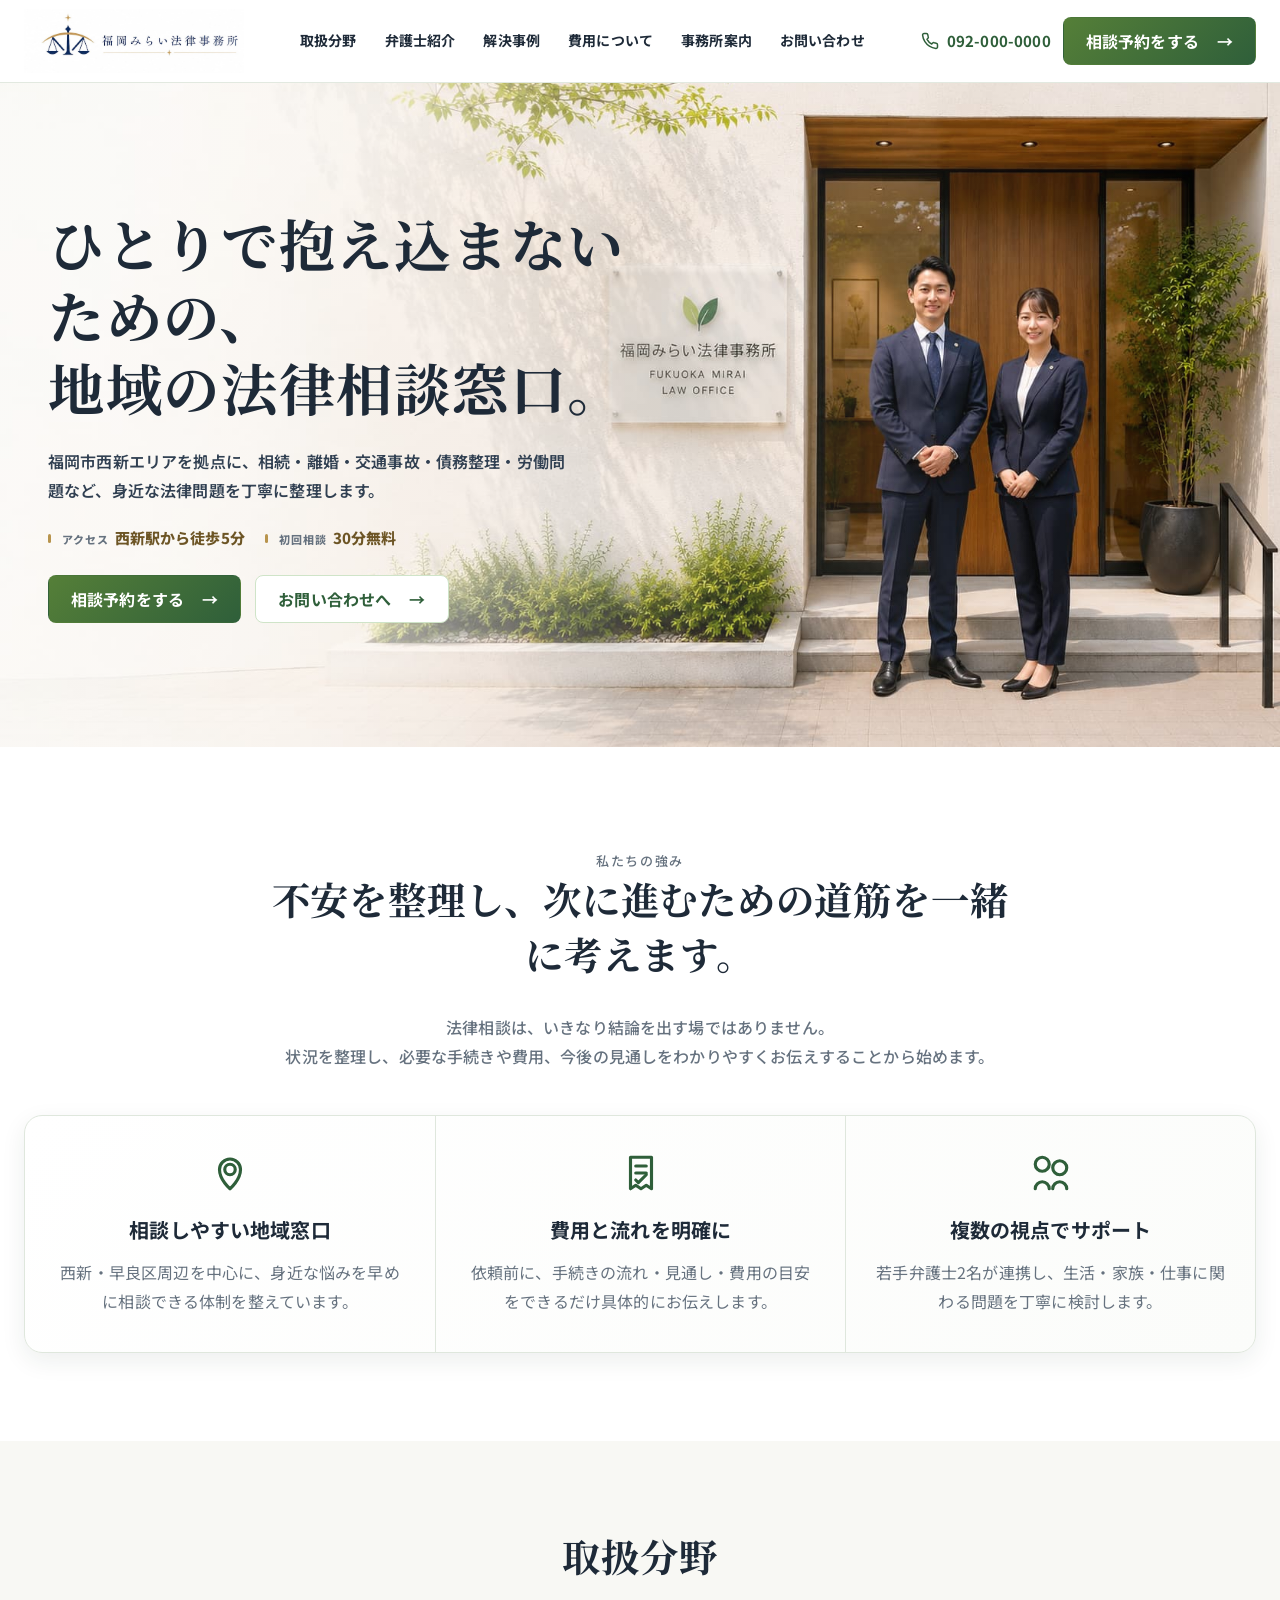
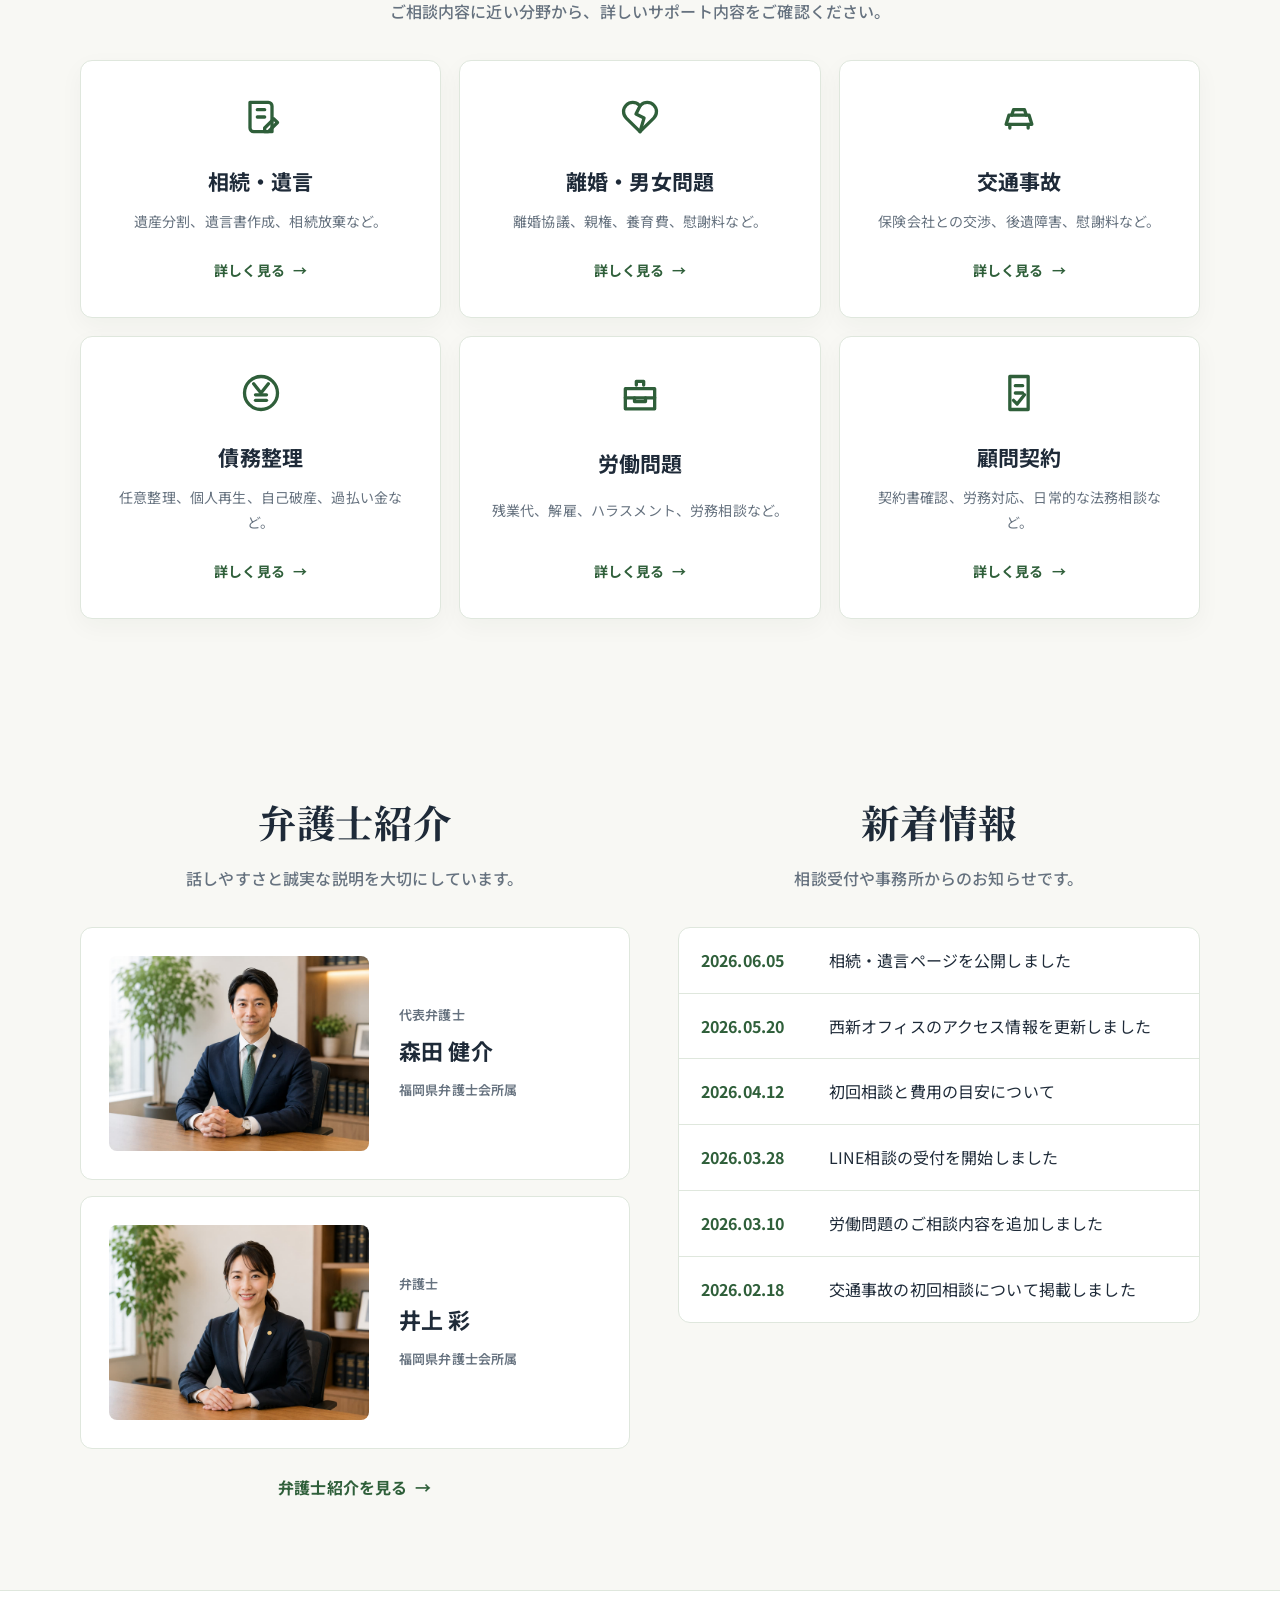
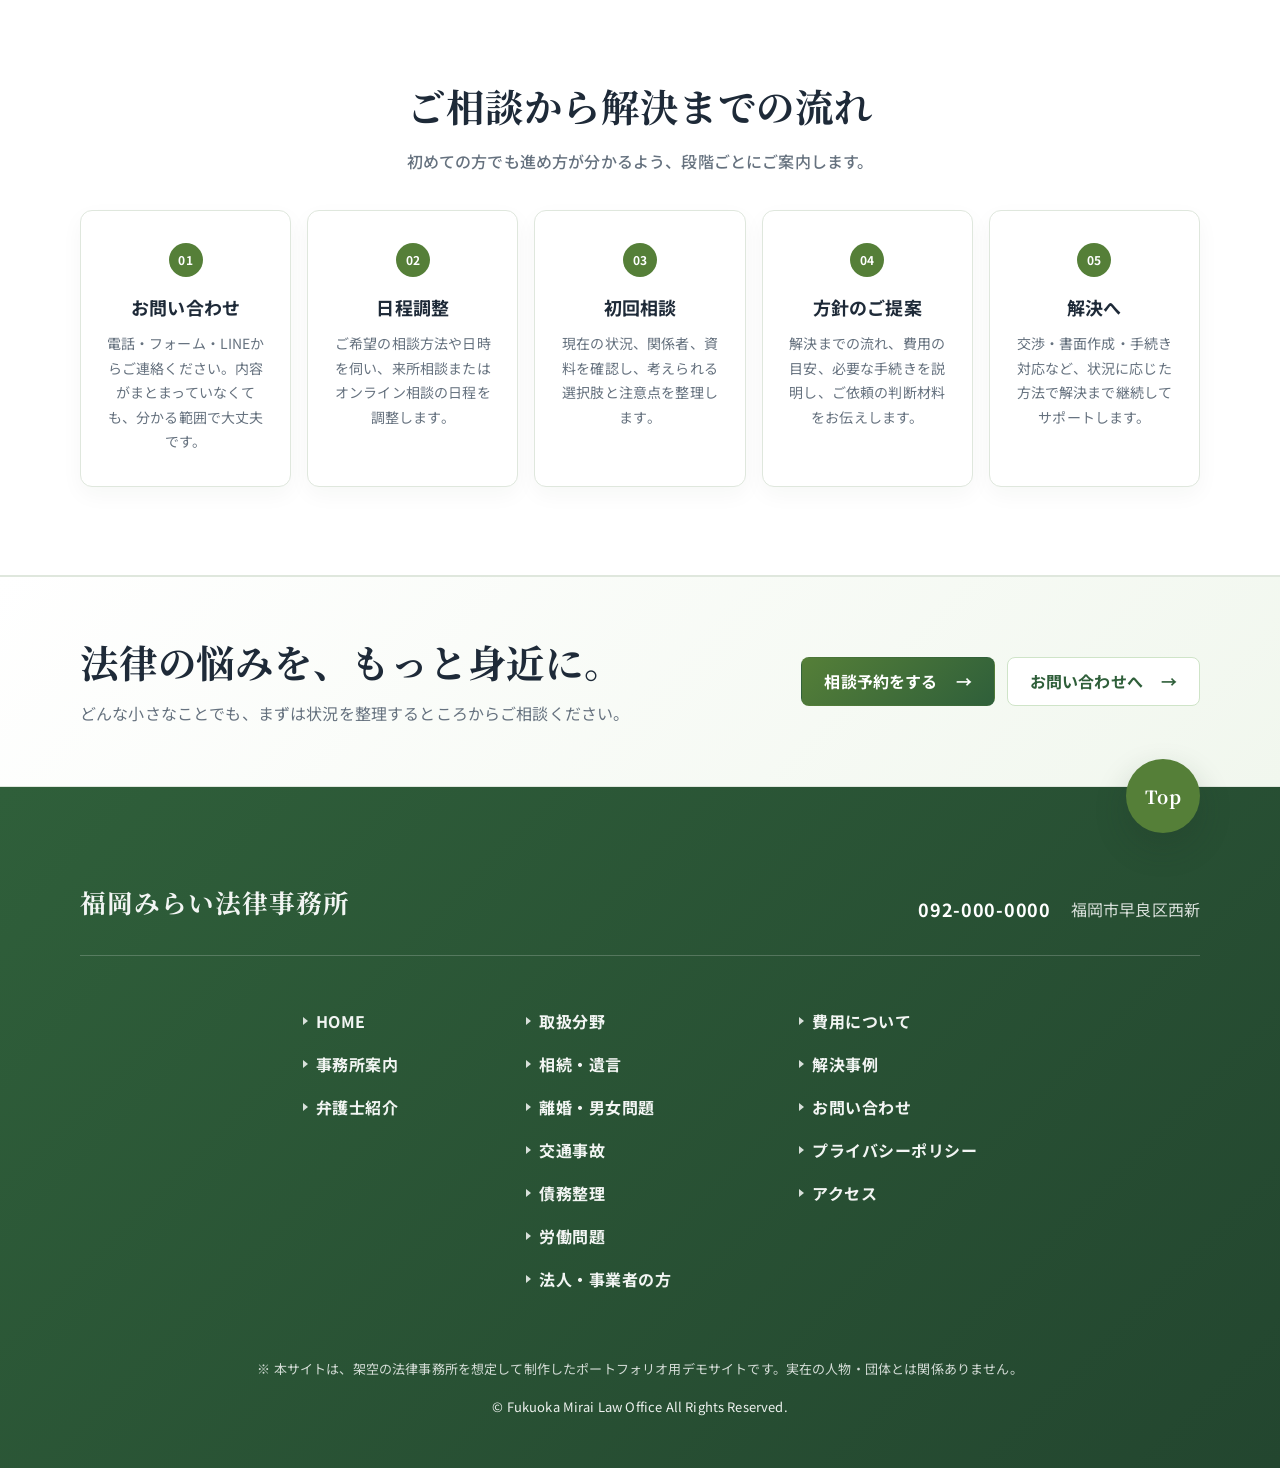
<file: index.html>
<!DOCTYPE html>
<html lang="ja">
<head>
  <meta charset="UTF-8">
  <meta name="viewport" content="width=device-width, initial-scale=1.0">
  <meta name="description" content="福岡みらい法律事務所は、福岡市西新エリアを拠点に、相続・離婚・交通事故・債務整理・労働問題など身近な法律相談に対応しています。">
  <title>福岡みらい法律事務所｜福岡市の身近な法律相談</title>
  <link rel="canonical" href="https://kota-web-design.github.io/fukuoka-mirai-law-demo/">
  <link rel="icon" type="image/png" sizes="64x64" href="img/favicon.png">
  <link rel="apple-touch-icon" sizes="180x180" href="img/apple-touch-icon.png">
  <meta name="theme-color" content="#1b2f4d">
  <meta property="og:locale" content="ja_JP">
  <meta property="og:type" content="website">
  <meta property="og:site_name" content="福岡みらい法律事務所">
  <meta property="og:title" content="福岡みらい法律事務所｜福岡市の身近な法律相談">
  <meta property="og:description" content="福岡みらい法律事務所は、福岡市西新エリアを拠点に、相続・離婚・交通事故・債務整理・労働問題など身近な法律相談に対応しています。">
  <meta property="og:url" content="https://kota-web-design.github.io/fukuoka-mirai-law-demo/">
  <meta property="og:image" content="https://kota-web-design.github.io/fukuoka-mirai-law-demo/img/ogp-hero.jpg">
  <meta property="og:image:type" content="image/jpeg">
  <meta property="og:image:width" content="1200">
  <meta property="og:image:height" content="630">
  <meta property="og:image:alt" content="福岡みらい法律事務所の外観、所属弁護士、法律相談のご案内">
  <meta name="twitter:card" content="summary_large_image">
  <link rel="preconnect" href="https://fonts.googleapis.com">
  <link rel="preconnect" href="https://fonts.gstatic.com" crossorigin>
  <link href="https://fonts.googleapis.com/css2?family=Noto+Sans+JP:wght@400;500;600;700&amp;family=Noto+Serif+JP:wght@500;600;700&amp;display=swap" rel="stylesheet">
  <link rel="stylesheet" href="style.css?v=20260619-1">
</head>
<body>
  <a class="skip-link" href="#main">本文へ移動</a>

  <!-- Header -->
  <header class="site-header">
    <div class="site-header__inner">
      <a class="site-header__logo" href="index.html" aria-label="福岡みらい法律事務所 ホーム">
        <img src="img/logo-horizontal.jpg" alt="福岡みらい法律事務所" width="1250" height="360">
      </a>
      <nav class="site-header__nav" aria-label="グローバルナビゲーション">
        <a href="practice.html">取扱分野</a>
        <a href="lawyers.html">弁護士紹介</a>
        <a href="cases.html">解決事例</a>
        <a href="fee.html">費用について</a>
        <a href="office.html">事務所案内</a>
        <a href="contact.html">お問い合わせ</a>
      </nav>
      <div class="site-header__actions">
        <a class="site-header__tel" href="tel:0920000000">
          <span>092-000-0000</span>
        </a>
        <a class="button button--green" href="contact.html#contactForm">相談予約をする</a>
      </div>
      <button class="menu-button" type="button" aria-label="メニューを開く" aria-expanded="false" aria-controls="mobileNav">
        <span></span>
        <span></span>
        <span></span>
      </button>
    </div>
    <nav class="mobile-nav" id="mobileNav" aria-label="スマートフォンナビゲーション">
      <a href="index.html">ホーム</a>
      <a href="practice.html">取扱分野</a>
      <a href="lawyers.html">弁護士紹介</a>
      <a href="cases.html">解決事例</a>
      <a href="fee.html">費用について</a>
      <a href="office.html">事務所案内</a>
      <a href="contact.html">お問い合わせ</a>
    </nav>
  </header>

  <main id="main">
    <!-- Hero -->
    <section class="hero">
      <div class="hero__inner">
        <div class="hero__content">
          <h1>ひとりで抱え込ま<br class="sp-only">ないための、<br>地域の法律相談窓口。</h1>
          <p class="hero__text">福岡市西新エリアを拠点に、相続・離婚・交通事故・債務整理・労働問題など、身近な法律問題を<br class="sp-only">丁寧に整理します。</p>
          <div class="hero__badges" aria-label="相談しやすいポイント">
            <span class="hero-badge">
              <span class="hero-badge__inner">
                <small>アクセス</small>
                <strong>西新駅から徒歩5分</strong>
              </span>
            </span>
            <span class="hero-badge">
              <span class="hero-badge__inner">
                <small>初回相談</small>
                <strong>30分無料</strong>
              </span>
            </span>
          </div>
          <div class="hero__buttons">
            <a class="button button--green" href="contact.html#contactForm">相談予約をする</a>
            <a class="button button--line" href="contact.html">お問い合わせへ</a>
          </div>
        </div>
      </div>
    </section>

    <!-- Strength -->
    <section class="section strength-section">
      <div class="container">
        <div class="strength-lead">
          <div>
            <p class="section-kicker">私たちの強み</p>
            <h2>不安を整理し、<br class="sp-only">次に進むための道筋を<br class="sp-only">一緒に考えます。</h2>
          </div>
          <p>法律相談は、いきなり結論を出す場ではありません。<br>
            状況を整理し、必要な手続きや費用、今後の見通しをわかりやすくお伝えすることから始めます。</p>
        </div>
        <div class="strength-list">
          <div class="strength-item">
            <span class="icon-circle" aria-hidden="true">
              <svg viewBox="0 0 24 24"><path d="M12 21s6-5.1 6-11a6 6 0 0 0-12 0c0 5.9 6 11 6 11Z"/><path d="M12 13a3 3 0 1 0 0-6 3 3 0 0 0 0 6Z"/></svg>
            </span>
            <h3>相談しやすい地域窓口</h3>
            <p>西新・早良区周辺を中心に、身近な悩みを早めに相談できる体制を整えています。</p>
          </div>
          <div class="strength-item">
            <span class="icon-circle" aria-hidden="true">
              <svg viewBox="0 0 24 24"><path d="M6 3h12v18l-3-2-3 2-3-2-3 2V3Z"/><path d="M9 8h6"/><path d="M9 12h6"/><path d="m9 16 1.5 1.5L15 13"/></svg>
            </span>
            <h3>費用と流れを明確に</h3>
            <p>依頼前に、手続きの流れ・見通し・費用の目安をできるだけ具体的にお伝えします。</p>
          </div>
          <div class="strength-item">
            <span class="icon-circle" aria-hidden="true">
              <svg viewBox="0 0 24 24"><path d="M7 11a4 4 0 1 0 0-8 4 4 0 0 0 0 8Z"/><path d="M17 13a4 4 0 1 0 0-8 4 4 0 0 0 0 8Z"/><path d="M3 21a4 4 0 0 1 8 0"/><path d="M13 21a4 4 0 0 1 8 0"/></svg>
            </span>
            <h3>複数の視点でサポート</h3>
            <p>若手弁護士2名が連携し、生活・家族・仕事に関わる問題を丁寧に検討します。</p>
          </div>
        </div>
      </div>
    </section>

    <!-- Practice Areas -->
    <section class="section">
      <div class="container">
        <div class="section-heading section-heading--center">
          <h2>取扱分野</h2>
          <p>ご相談内容に近い分野から、<br class="sp-only">詳しいサポート内容をご確認ください。</p>
        </div>
        <div class="practice-grid">
          <a class="practice-card" href="inheritance.html">
            <span class="practice-card__icon" aria-hidden="true"><svg viewBox="0 0 24 24"><path d="M6 4h10a2 2 0 0 1 2 2v14H8a2 2 0 0 1-2-2V4Z"/><path d="M10 8h4"/><path d="M10 12h4"/><path d="m14 18 5-5 2 2-5 5h-2v-2Z"/></svg></span>
            <h3>相続・遺言</h3>
            <p>遺産分割、遺言書作成、相続放棄など。</p>
            <span>詳しく見る</span>
          </a>
          <a class="practice-card" href="divorce.html">
            <span class="practice-card__icon" aria-hidden="true"><svg viewBox="0 0 24 24"><path d="M19.5 5.5a5 5 0 0 0-7.1 0L12 6l-.4-.5a5 5 0 0 0-7.1 7.1L12 20l7.5-7.4a5 5 0 0 0 0-7.1Z"/><path d="m12 6-2.2 4.4 4.4 2.2L12 20"/></svg></span>
            <h3>離婚・男女問題</h3>
            <p>離婚協議、親権、養育費、慰謝料など。</p>
            <span>詳しく見る</span>
          </a>
          <a class="practice-card" href="accident.html">
            <span class="practice-card__icon" aria-hidden="true"><svg viewBox="0 0 24 24"><path d="M5 16h14l-1.5-5h-11L5 16Z"/><path d="M7 16v2"/><path d="M17 16v2"/><path d="M8 11l1-3h6l1 3"/></svg></span>
            <h3>交通事故</h3>
            <p>保険会社との交渉、後遺障害、慰謝料など。</p>
            <span>詳しく見る</span>
          </a>
          <a class="practice-card" href="debt.html">
            <span class="practice-card__icon" aria-hidden="true"><svg viewBox="0 0 24 24"><path d="M12 21a9 9 0 1 0 0-18 9 9 0 0 0 0 18Z"/><path d="m8 7 4 5 4-5"/><path d="M9 13h6"/><path d="M9 16h6"/></svg></span>
            <h3>債務整理</h3>
            <p>任意整理、個人再生、自己破産、過払い金など。</p>
            <span>詳しく見る</span>
          </a>
          <a class="practice-card" href="labor.html">
            <span class="practice-card__icon" aria-hidden="true"><svg viewBox="0 0 24 24"><path d="M10 6V4h4v2"/><path d="M4 8h16v11H4z"/><path d="M4 13h16"/><path d="M9 13v2h6v-2"/></svg></span>
            <h3>労働問題</h3>
            <p>残業代、解雇、ハラスメント、労務相談など。</p>
            <span>詳しく見る</span>
          </a>
          <a class="practice-card" href="corporate.html">
            <span class="practice-card__icon" aria-hidden="true"><svg viewBox="0 0 24 24"><path d="M7 3h10v18H7z"/><path d="M10 8h4"/><path d="M10 12h4"/><path d="m9 16 2 2 4-5"/></svg></span>
            <h3>顧問契約</h3>
            <p>契約書確認、労務対応、日常的な法務相談など。</p>
            <span>詳しく見る</span>
          </a>
        </div>
      </div>
    </section>

    <!-- Lawyers and News -->
    <section class="section">
      <div class="container two-column">
        <div class="lawyer-summary">
          <div class="section-heading">
            <h2>弁護士紹介</h2>
            <p>話しやすさと誠実な説明を大切にしています。</p>
          </div>
          <div class="lawyer-mini-list">
            <article class="lawyer-mini">
              <img src="img/staff01.jpg" alt="代表弁護士 森田健介のプロフィール写真" width="1536" height="1024" loading="lazy">
              <div>
                <p>代表弁護士</p>
                <h3>森田 健介</h3>
                <span>福岡県弁護士会所属</span>
              </div>
            </article>
            <article class="lawyer-mini">
              <img src="img/staff02.jpg" alt="弁護士 井上彩のプロフィール写真" width="1536" height="1024" loading="lazy">
              <div>
                <p>弁護士</p>
                <h3>井上 彩</h3>
                <span>福岡県弁護士会所属</span>
              </div>
            </article>
          </div>
          <a class="text-link" href="lawyers.html">弁護士紹介を見る</a>
        </div>
        <div class="news-summary">
          <div class="section-heading">
            <h2>新着情報</h2>
            <p>相談受付や事務所からのお知らせです。</p>
          </div>
          <div class="news-list">
            <a href="cases.html"><time datetime="2026-06-05">2026.06.05</time><span>相続・遺言ページを公開しました</span></a>
            <a href="office.html"><time datetime="2026-05-20">2026.05.20</time><span>西新オフィスのアクセス情報を更新しました</span></a>
            <a href="fee.html"><time datetime="2026-04-12">2026.04.12</time><span>初回相談と費用の目安について</span></a>
            <a href="contact.html"><time datetime="2026-03-28">2026.03.28</time><span>LINE相談の受付を開始しました</span></a>
            <a href="labor.html"><time datetime="2026-03-10">2026.03.10</time><span>労働問題のご相談内容を追加しました</span></a>
            <a href="accident.html"><time datetime="2026-02-18">2026.02.18</time><span>交通事故の初回相談について掲載しました</span></a>
          </div>
        </div>
      </div>
    </section>

    <!-- Flow -->
    <section class="section section--line">
      <div class="container">
        <div class="section-heading section-heading--center">
          <h2>ご相談から解決までの流れ</h2>
          <p>初めての方でも進め方が分かるよう、<br class="sp-only">段階ごとにご案内します。</p>
        </div>
        <ol class="flow-list">
          <li><span>01</span><h3>お問い合わせ</h3><p>電話・フォーム・LINEからご連絡ください。<br class="sp-only">内容がまとまっていなくても、<br class="sp-only">分かる範囲で大丈夫です。</p></li>
          <li><span>02</span><h3>日程調整</h3><p>ご希望の相談方法や日時を伺い、<br class="sp-only">来所相談またはオンライン相談の日程を<br class="sp-only">調整します。</p></li>
          <li><span>03</span><h3>初回相談</h3><p>現在の状況、関係者、資料を確認し、<br class="sp-only">考えられる選択肢と注意点を整理します。</p></li>
          <li><span>04</span><h3>方針のご提案</h3><p>解決までの流れ、費用の目安、必要な手続きを<br class="sp-only">説明し、ご依頼の判断材料をお伝えします。</p></li>
          <li><span>05</span><h3>解決へ</h3><p>交渉・書面作成・手続き対応など、状況に応じた方法で解決まで継続してサポートします。</p></li>
        </ol>
      </div>
    </section>

    <!-- CTA -->
    <section class="cta-band">
      <div class="container cta-band__inner">
        <div>
          <h2>法律の悩みを、もっと身近に。</h2>
          <p>どんな小さなことでも、<br class="sp-only">まずは状況を整理するところからご相談ください。</p>
        </div>
        <div class="cta-band__buttons">
          <a class="button button--green" href="contact.html#contactForm">相談予約をする</a>
          <a class="button button--line" href="contact.html">お問い合わせへ</a>
        </div>
      </div>
    </section>
  </main>

  <!-- Footer -->
  <footer class="site-footer">
    <a class="footer-top" href="#main" aria-label="ページ上部へ戻る">Top</a>
    <div class="container site-footer__identity">
      <a class="site-footer__brand" href="index.html">福岡みらい法律事務所</a>
      <p><a href="tel:0920000000">092-000-0000</a><span>福岡市早良区西新</span></p>
    </div>
    <nav class="container site-footer__links" aria-label="フッターナビゲーション">
      <ul>
        <li><a href="index.html">HOME</a></li>
        <li><a href="office.html">事務所案内</a></li>
        <li><a href="lawyers.html">弁護士紹介</a></li>
      </ul>
      <ul>
        <li><a href="practice.html">取扱分野</a></li>
        <li><a href="inheritance.html">相続・遺言</a></li>
        <li><a href="divorce.html">離婚・男女問題</a></li>
        <li><a href="accident.html">交通事故</a></li>
        <li><a href="debt.html">債務整理</a></li>
        <li><a href="labor.html">労働問題</a></li>
        <li><a href="corporate.html">法人・事業者の方</a></li>
      </ul>
      <ul>
        <li><a href="fee.html">費用について</a></li>
        <li><a href="cases.html">解決事例</a></li>
        <li><a href="contact.html">お問い合わせ</a></li>
        <li><a href="privacy.html">プライバシーポリシー</a></li>
        <li><a href="office.html">アクセス</a></li>
      </ul>
    </nav>
    <p class="site-footer__demo-note">※ 本サイトは、架空の法律事務所を想定して制作したポートフォリオ用デモサイトです。実在の人物・団体とは関係ありません。</p>
    <p class="site-footer__copy">&copy; Fukuoka Mirai Law Office All Rights Reserved.</p>
  </footer>

  <script src="script.js?v=20260618-3"></script>
</body>
</html>
</file>
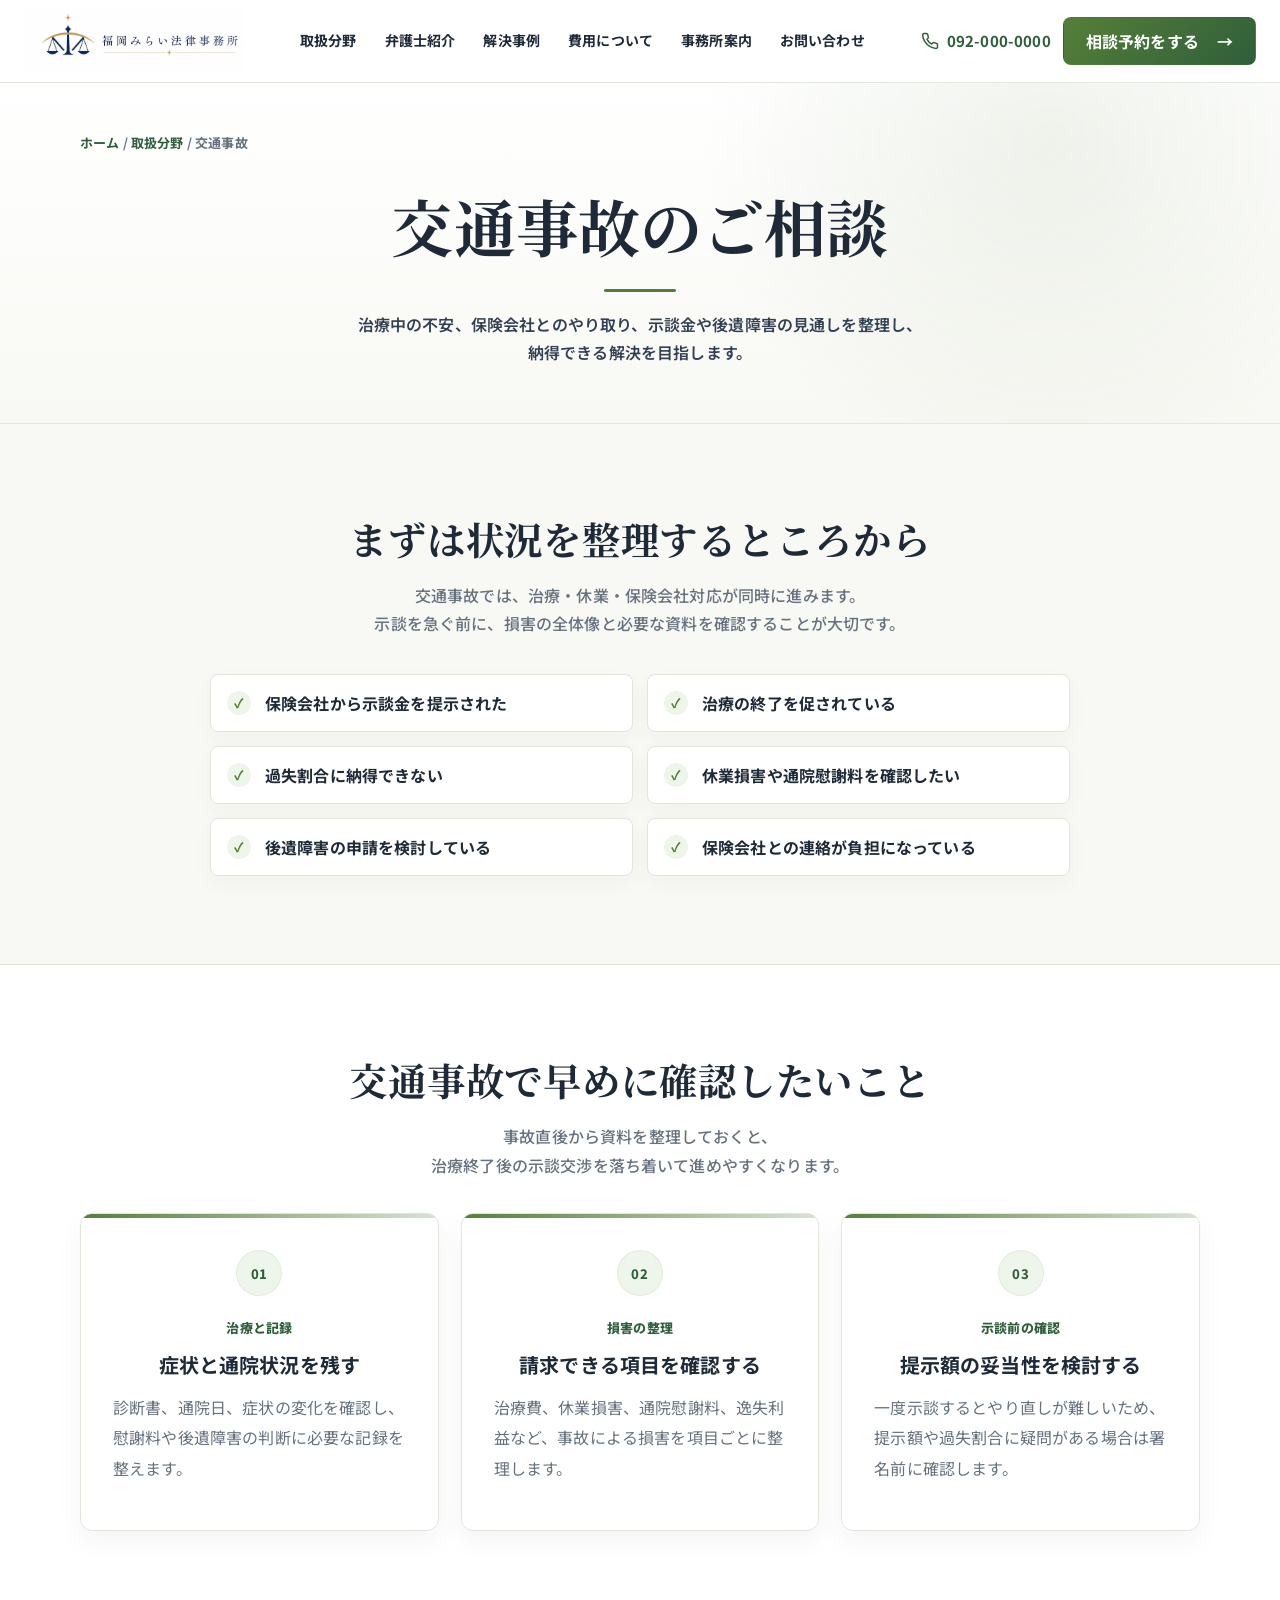
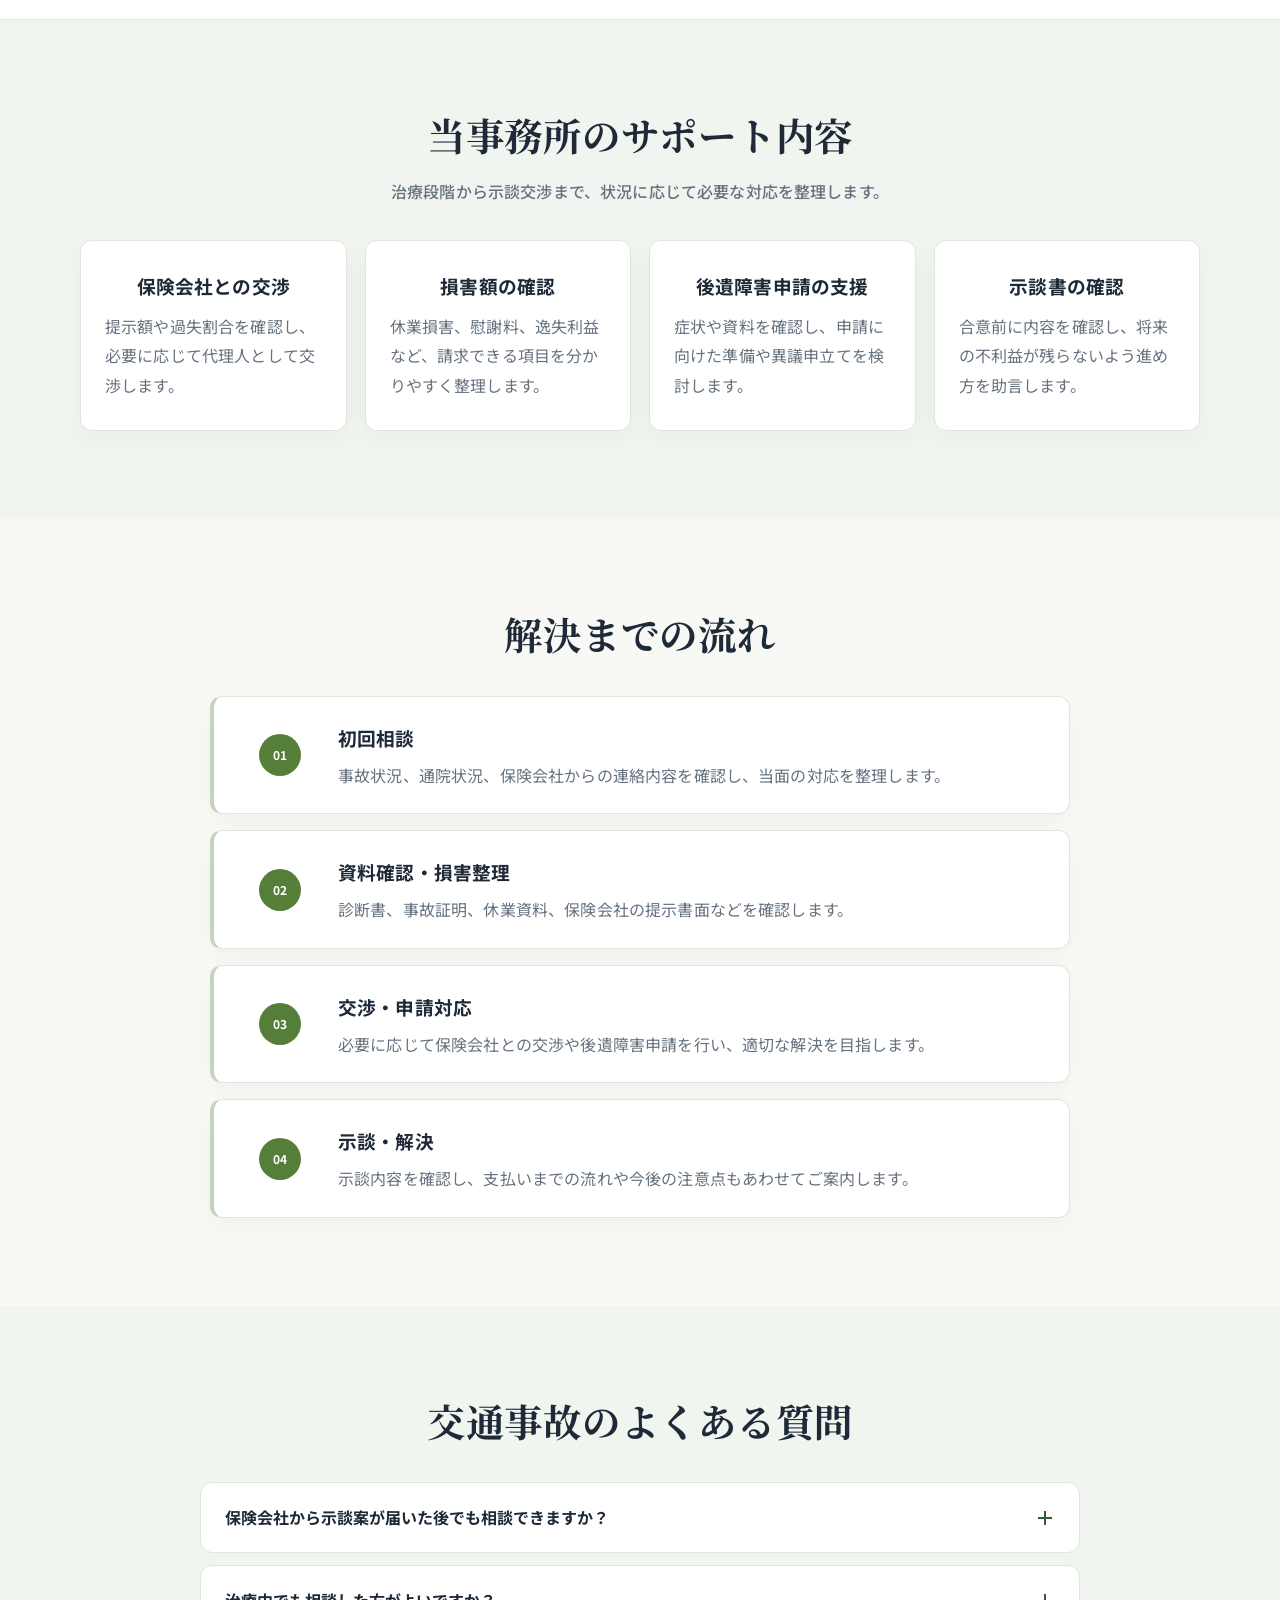
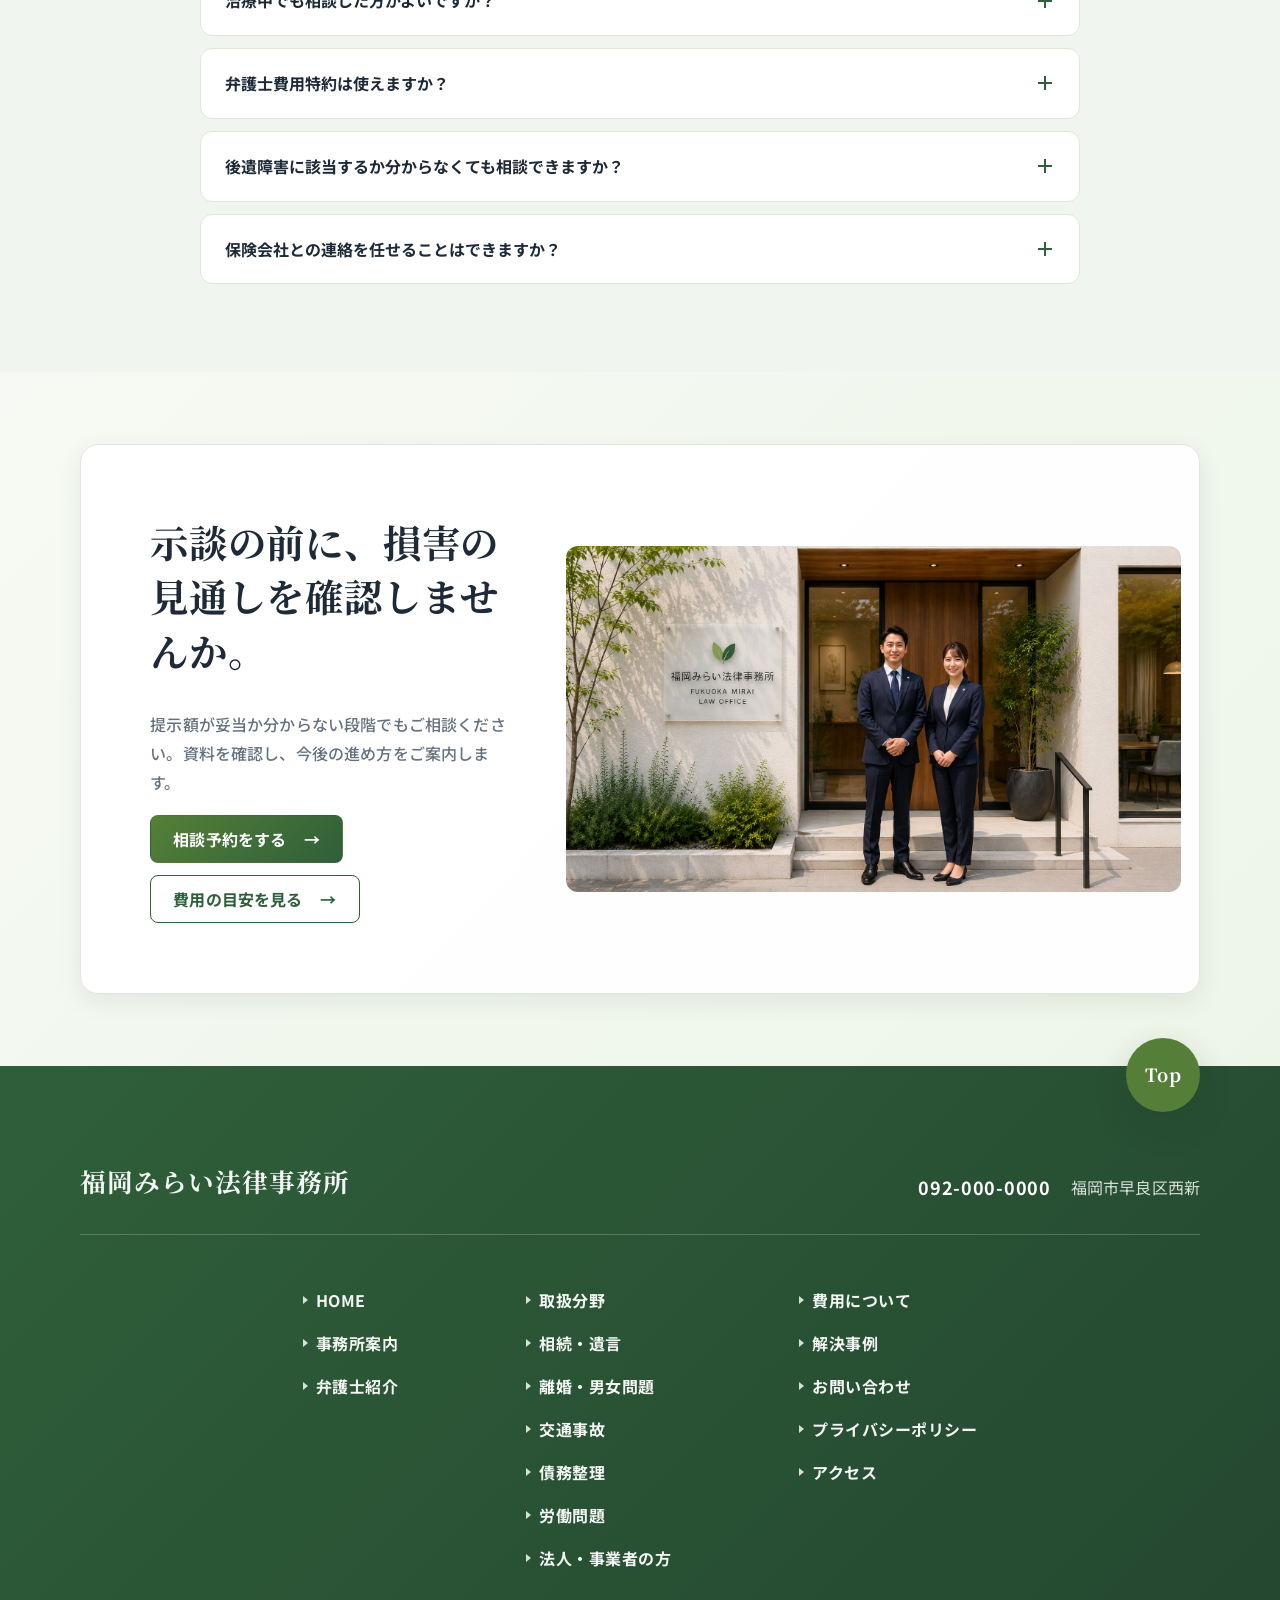
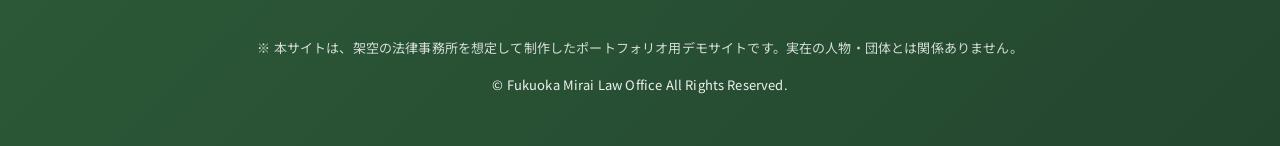
<file: accident.html>
<!DOCTYPE html>
<html lang="ja">
<head>
  <meta charset="UTF-8">
  <meta name="viewport" content="width=device-width, initial-scale=1.0">
  <meta name="description" content="交通事故のご相談。保険会社との交渉、治療中の対応、示談金、後遺障害認定などを福岡みらい法律事務所がサポートします。">
  <title>交通事故のご相談｜福岡みらい法律事務所</title>
  <link rel="canonical" href="https://kota-web-design.github.io/fukuoka-mirai-law-demo/accident.html">
  <link rel="icon" type="image/png" sizes="64x64" href="img/favicon.png">
  <link rel="apple-touch-icon" sizes="180x180" href="img/apple-touch-icon.png">
  <meta name="theme-color" content="#1b2f4d">
  <meta property="og:locale" content="ja_JP">
  <meta property="og:type" content="website">
  <meta property="og:site_name" content="福岡みらい法律事務所">
  <meta property="og:title" content="交通事故のご相談｜福岡みらい法律事務所">
  <meta property="og:description" content="交通事故のご相談。保険会社との交渉、治療中の対応、示談金、後遺障害認定などを福岡みらい法律事務所がサポートします。">
  <meta property="og:url" content="https://kota-web-design.github.io/fukuoka-mirai-law-demo/accident.html">
  <meta property="og:image" content="https://kota-web-design.github.io/fukuoka-mirai-law-demo/img/ogp-hero.jpg">
  <meta property="og:image:type" content="image/jpeg">
  <meta property="og:image:width" content="1200">
  <meta property="og:image:height" content="630">
  <meta property="og:image:alt" content="福岡みらい法律事務所の外観、所属弁護士、法律相談のご案内">
  <meta name="twitter:card" content="summary_large_image">
  <link rel="preconnect" href="https://fonts.googleapis.com">
  <link rel="preconnect" href="https://fonts.gstatic.com" crossorigin>
  <link href="https://fonts.googleapis.com/css2?family=Noto+Sans+JP:wght@400;500;600;700&amp;family=Noto+Serif+JP:wght@500;600;700&amp;display=swap" rel="stylesheet">
  <link rel="stylesheet" href="style.css?v=20260619-1">
</head>
<body>
  <a class="skip-link" href="#main">本文へ移動</a>
  <header class="site-header">
    <div class="site-header__inner">
      <a class="site-header__logo" href="index.html"><img src="img/logo-horizontal.jpg" alt="福岡みらい法律事務所" width="1250" height="360"></a>
      <nav class="site-header__nav" aria-label="グローバルナビゲーション"><a href="practice.html">取扱分野</a><a href="lawyers.html">弁護士紹介</a><a href="cases.html">解決事例</a><a href="fee.html">費用について</a><a href="office.html">事務所案内</a><a href="contact.html">お問い合わせ</a></nav>
      <div class="site-header__actions"><a class="site-header__tel" href="tel:0920000000"><span>092-000-0000</span></a><a class="button button--green" href="contact.html#contactForm">相談予約をする</a></div>
      <button class="menu-button" type="button" aria-label="メニューを開く" aria-expanded="false" aria-controls="mobileNav"><span></span><span></span><span></span></button>
    </div>
    <nav class="mobile-nav" id="mobileNav" aria-label="スマートフォンナビゲーション"><a href="index.html">ホーム</a><a href="practice.html">取扱分野</a><a href="lawyers.html">弁護士紹介</a><a href="cases.html">解決事例</a><a href="fee.html">費用について</a><a href="office.html">事務所案内</a><a href="contact.html">お問い合わせ</a></nav>
  </header>

  <main id="main">
    <section class="page-hero page-hero--practice-detail page-hero--simple">
      <div class="container page-hero__inner page-hero__inner--breadcrumb-left">
        <p class="breadcrumb"><a href="index.html">ホーム</a> / <a href="practice.html">取扱分野</a> / 交通事故</p>
        <div class="page-hero__body">
          <h1>交通事故のご相談</h1>
          <p>治療中の不安、保険会社とのやり取り、示談金や後遺障害の見通しを整理し、<br class="pc-only">納得できる解決を目指します。</p>
        </div>
      </div>
    </section>

    <section class="section">
      <div class="container narrow practice-detail-intro practice-detail-intro--single">
        <div class="section-heading section-heading--center">
          <h2>まずは状況を<br class="sp-only">整理するところから</h2>
          <p>交通事故では、治療・休業・保険会社対応が同時に進みます。<br class="pc-only">示談を急ぐ前に、損害の全体像と必要な資料を確認することが大切です。</p>
        </div>
        <ul class="check-list check-list--grid">
          <li>保険会社から示談金を提示された</li>
          <li>治療の終了を促されている</li>
          <li>過失割合に納得できない</li>
          <li>休業損害や通院慰謝料を確認したい</li>
          <li>後遺障害の申請を検討している</li>
          <li>保険会社との連絡が負担になっている</li>
        </ul>
      </div>
    </section>

    <section class="section section--line">
      <div class="container">
        <div class="section-heading section-heading--center">
          <h2>交通事故で早めに<br class="sp-only">確認したいこと</h2>
          <p>事故直後から資料を整理しておくと、<br>治療終了後の示談交渉を落ち着いて<br class="sp-only">進めやすくなります。</p>
        </div>
        <div class="detail-note-grid">
          <article><span>01</span><p class="detail-note-grid__label">治療と記録</p><h3>症状と通院状況を残す</h3><p>診断書、通院日、症状の変化を確認し、慰謝料や後遺障害の判断に必要な記録を整えます。</p></article>
          <article><span>02</span><p class="detail-note-grid__label">損害の整理</p><h3>請求できる項目を確認する</h3><p>治療費、休業損害、通院慰謝料、逸失利益など、事故による損害を項目ごとに整理します。</p></article>
          <article><span>03</span><p class="detail-note-grid__label">示談前の確認</p><h3>提示額の妥当性を検討する</h3><p>一度示談するとやり直しが難しいため、提示額や過失割合に疑問がある場合は署名前に確認します。</p></article>
        </div>
      </div>
    </section>

    <section class="section section--soft">
      <div class="container">
        <div class="section-heading section-heading--center">
          <h2>当事務所のサポート内容</h2>
          <p>治療段階から示談交渉まで、<br class="sp-only">状況に応じて必要な対応を整理します。</p>
        </div>
        <div class="support-grid">
          <article><h3>保険会社との交渉</h3><p>提示額や過失割合を確認し、必要に応じて代理人として交渉します。</p></article>
          <article><h3>損害額の確認</h3><p>休業損害、慰謝料、逸失利益など、請求できる項目を分かりやすく整理します。</p></article>
          <article><h3>後遺障害申請の支援</h3><p>症状や資料を確認し、申請に向けた準備や異議申立てを検討します。</p></article>
          <article><h3>示談書の確認</h3><p>合意前に内容を確認し、将来の不利益が残らないよう進め方を助言します。</p></article>
        </div>
      </div>
    </section>

    <section class="section">
      <div class="container">
        <div class="section-heading section-heading--center"><h2>解決までの流れ</h2></div>
        <ol class="vertical-flow">
          <li><span>01</span><div><h3>初回相談</h3><p>事故状況、通院状況、保険会社からの連絡内容を確認し、当面の対応を整理します。</p></div></li>
          <li><span>02</span><div><h3>資料確認・損害整理</h3><p>診断書、事故証明、休業資料、保険会社の提示書面などを確認します。</p></div></li>
          <li><span>03</span><div><h3>交渉・申請対応</h3><p>必要に応じて保険会社との交渉や後遺障害申請を行い、適切な解決を目指します。</p></div></li>
          <li><span>04</span><div><h3>示談・解決</h3><p>示談内容を確認し、支払いまでの流れや今後の注意点もあわせてご案内します。</p></div></li>
        </ol>
      </div>
    </section>

    <section class="section section--soft">
      <div class="container narrow">
        <div class="section-heading section-heading--center"><h2>交通事故のよくある質問</h2></div>
        <div class="faq-list">
          <div class="faq-item"><button type="button">保険会社から示談案が届いた後でも相談できますか？</button><div><p>はい。署名押印前であれば、提示額や過失割合の妥当性を確認できます。</p></div></div>
          <div class="faq-item"><button type="button">治療中でも相談した方がよいですか？</button><div><p>可能です。治療中の対応や資料の残し方を早めに確認しておくと、後の交渉に役立ちます。</p></div></div>
          <div class="faq-item"><button type="button">弁護士費用特約は使えますか？</button><div><p>ご加入の保険に特約がある場合、費用負担を抑えて相談・依頼できることがあります。保険証券をご確認ください。</p></div></div>
          <div class="faq-item"><button type="button">後遺障害に該当するか分からなくても相談できますか？</button><div><p>はい。症状、治療経過、検査資料を確認し、申請の見通しや準備すべき資料を整理します。</p></div></div>
          <div class="faq-item"><button type="button">保険会社との連絡を任せることはできますか？</button><div><p>ご依頼後は、代理人として保険会社との連絡や交渉を行うことができます。</p></div></div>
        </div>
      </div>
    </section>

    <section class="cta-panel cta-panel--detail">
      <div class="container cta-panel__inner">
        <div class="cta-panel__content">
          <h2>示談の前に、損害の見通しを<br class="sp-only">確認しませんか。</h2>
          <p>提示額が妥当か分からない段階でもご相談ください。資料を確認し、今後の進め方をご案内します。</p>
          <div class="cta-panel__buttons"><a class="button button--green" href="contact.html#contactForm">相談予約をする</a><a class="button button--outline" href="fee.html">費用の目安を見る</a></div>
        </div>
        <figure class="cta-panel__media"><img src="img/practice-detail-main.jpg" alt="福岡みらい法律事務所の入口前に立つ弁護士" width="1672" height="941" loading="lazy"></figure>
      </div>
    </section>
  </main>

  <footer class="site-footer">
    <a class="footer-top" href="#main" aria-label="ページ上部へ戻る">Top</a>
    <div class="container site-footer__identity">
      <a class="site-footer__brand" href="index.html">福岡みらい法律事務所</a>
      <p><a href="tel:0920000000">092-000-0000</a><span>福岡市早良区西新</span></p>
    </div>
    <nav class="container site-footer__links" aria-label="フッターナビゲーション">
      <ul><li><a href="index.html">HOME</a></li><li><a href="office.html">事務所案内</a></li><li><a href="lawyers.html">弁護士紹介</a></li></ul>
      <ul><li><a href="practice.html">取扱分野</a></li><li><a href="inheritance.html">相続・遺言</a></li><li><a href="divorce.html">離婚・男女問題</a></li><li><a href="accident.html">交通事故</a></li><li><a href="debt.html">債務整理</a></li><li><a href="labor.html">労働問題</a></li><li><a href="corporate.html">法人・事業者の方</a></li></ul>
      <ul><li><a href="fee.html">費用について</a></li><li><a href="cases.html">解決事例</a></li><li><a href="contact.html">お問い合わせ</a></li><li><a href="privacy.html">プライバシーポリシー</a></li><li><a href="office.html">アクセス</a></li></ul>
    </nav>
    <p class="site-footer__demo-note">※ 本サイトは、架空の法律事務所を想定して制作したポートフォリオ用デモサイトです。実在の人物・団体とは関係ありません。</p>
    <p class="site-footer__copy">&copy; Fukuoka Mirai Law Office All Rights Reserved.</p>
  </footer>
  <script src="script.js?v=20260618-3"></script>
</body>
</html>
</file>
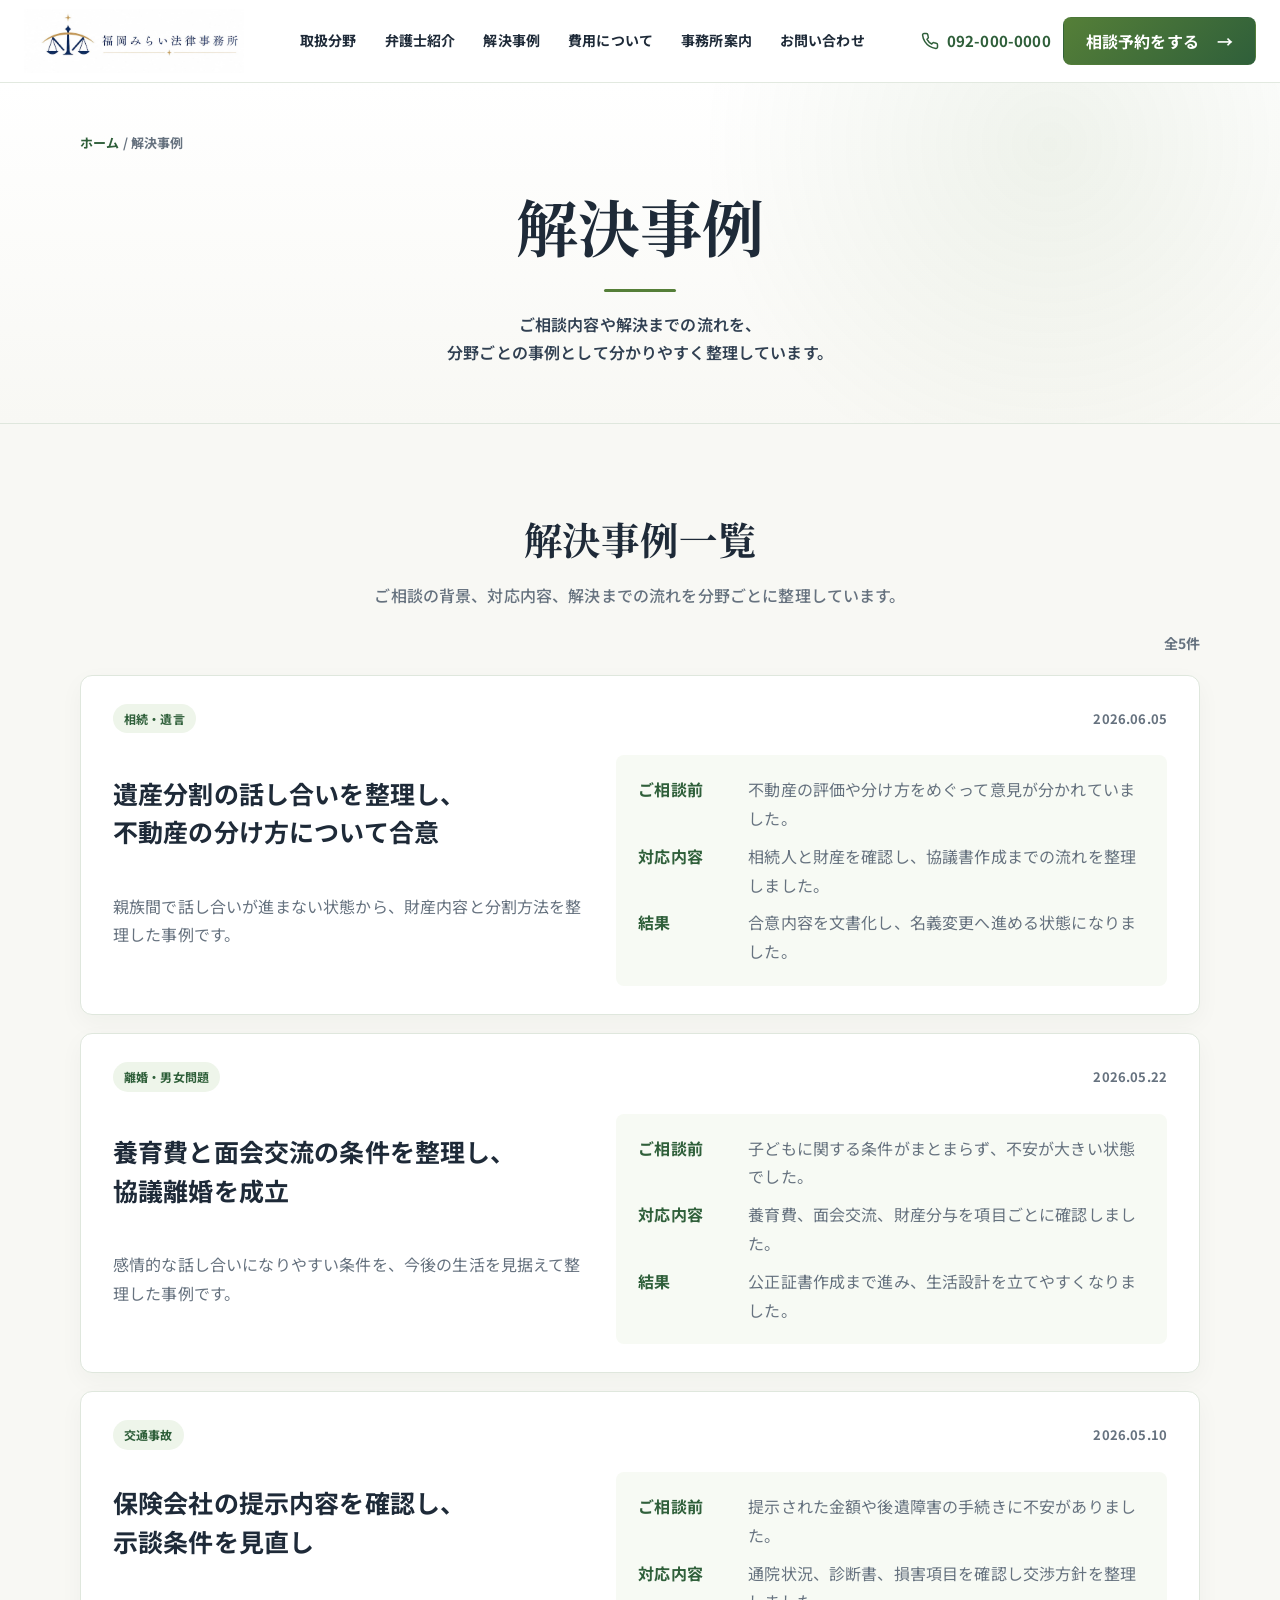
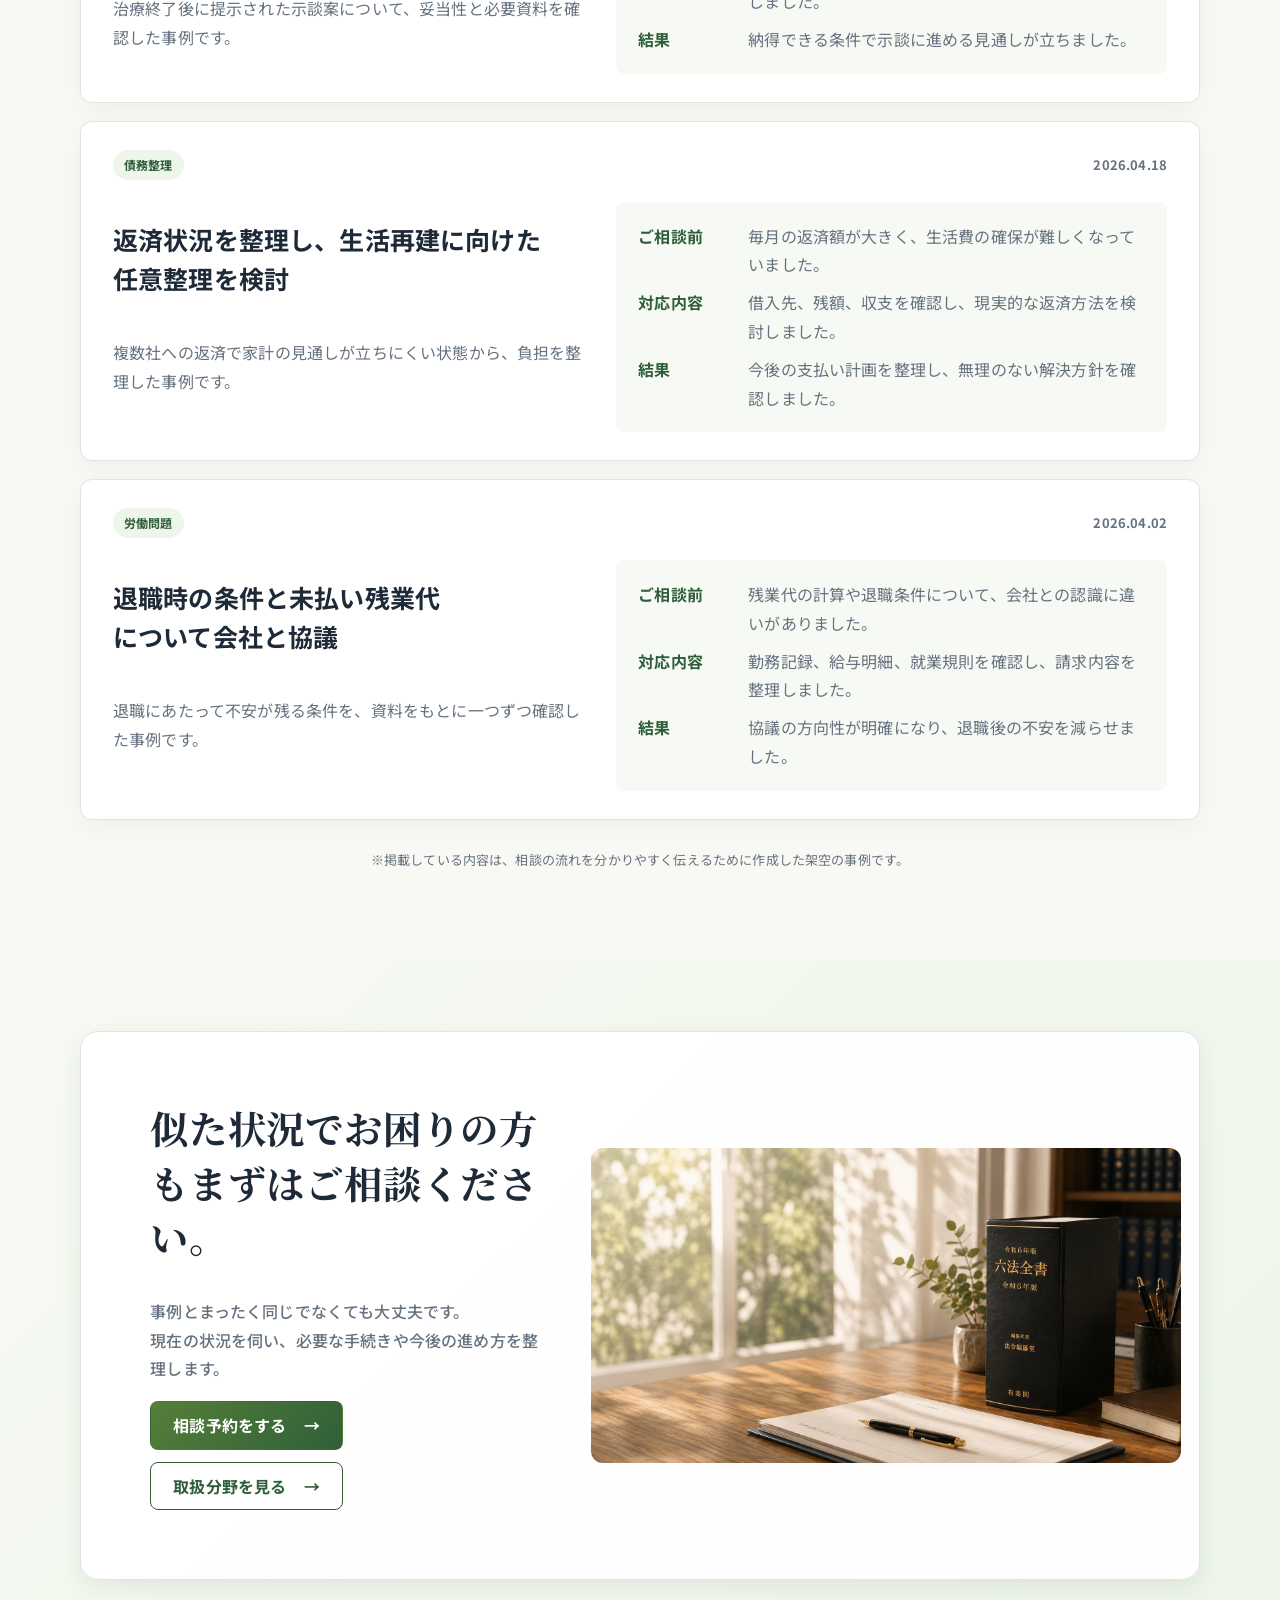
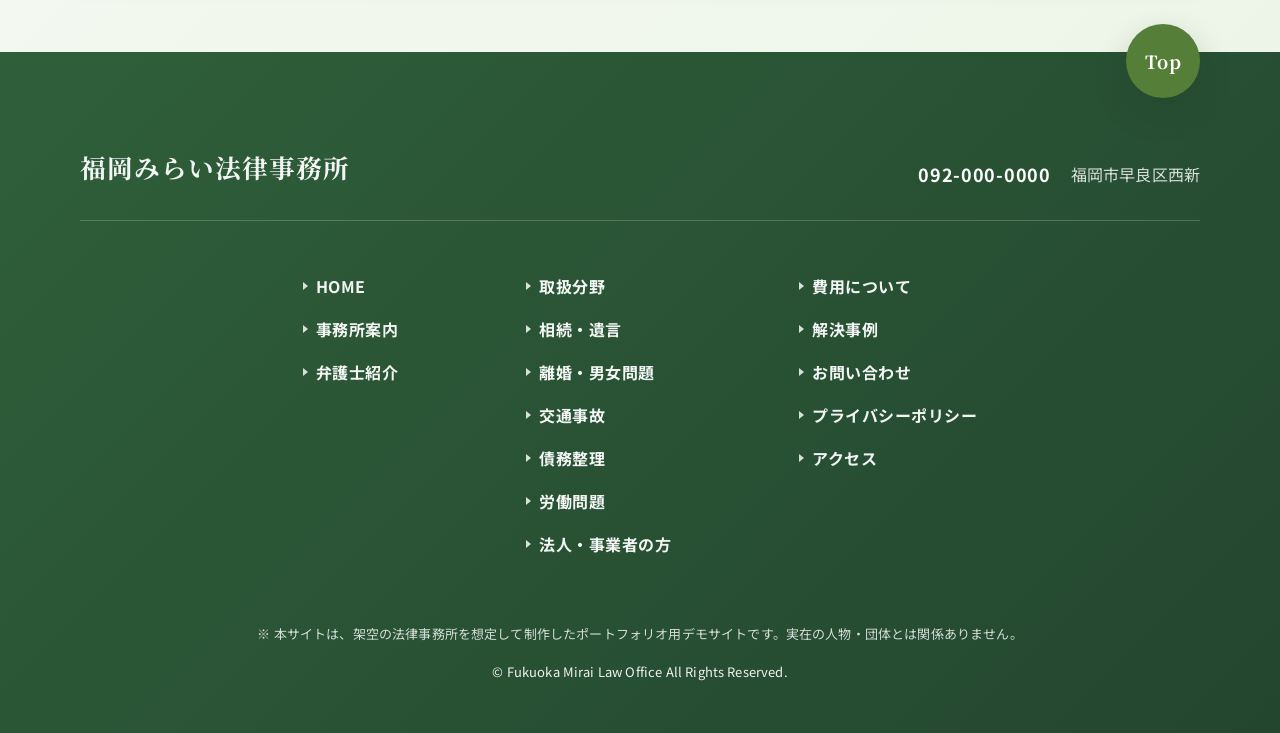
<file: cases.html>
<!DOCTYPE html>
<html lang="ja">
<head>
  <meta charset="UTF-8">
  <meta name="viewport" content="width=device-width, initial-scale=1.0">
  <meta name="description" content="福岡みらい法律事務所の解決事例。相続、離婚、交通事故、債務整理などの相談事例を掲載しています。">
  <title>解決事例｜福岡みらい法律事務所</title>
  <link rel="canonical" href="https://kota-web-design.github.io/fukuoka-mirai-law-demo/cases.html">
  <link rel="icon" type="image/png" sizes="64x64" href="img/favicon.png">
  <link rel="apple-touch-icon" sizes="180x180" href="img/apple-touch-icon.png">
  <meta name="theme-color" content="#1b2f4d">
  <meta property="og:locale" content="ja_JP">
  <meta property="og:type" content="website">
  <meta property="og:site_name" content="福岡みらい法律事務所">
  <meta property="og:title" content="解決事例｜福岡みらい法律事務所">
  <meta property="og:description" content="福岡みらい法律事務所の解決事例。相続、離婚、交通事故、債務整理などの相談事例を掲載しています。">
  <meta property="og:url" content="https://kota-web-design.github.io/fukuoka-mirai-law-demo/cases.html">
  <meta property="og:image" content="https://kota-web-design.github.io/fukuoka-mirai-law-demo/img/ogp-hero.jpg">
  <meta property="og:image:type" content="image/jpeg">
  <meta property="og:image:width" content="1200">
  <meta property="og:image:height" content="630">
  <meta property="og:image:alt" content="福岡みらい法律事務所の外観、所属弁護士、法律相談のご案内">
  <meta name="twitter:card" content="summary_large_image">
  <link rel="preconnect" href="https://fonts.googleapis.com">
  <link rel="preconnect" href="https://fonts.gstatic.com" crossorigin>
  <link href="https://fonts.googleapis.com/css2?family=Noto+Sans+JP:wght@400;500;600;700&amp;family=Noto+Serif+JP:wght@500;600;700&amp;display=swap" rel="stylesheet">
  <link rel="stylesheet" href="style.css?v=20260619-1">
</head>
<body>
  <a class="skip-link" href="#main">本文へ移動</a>
  <header class="site-header">
    <div class="site-header__inner">
      <a class="site-header__logo" href="index.html"><img src="img/logo-horizontal.jpg" alt="福岡みらい法律事務所" width="1250" height="360"></a>
      <nav class="site-header__nav" aria-label="グローバルナビゲーション"><a href="practice.html">取扱分野</a><a href="lawyers.html">弁護士紹介</a><a href="cases.html">解決事例</a><a href="fee.html">費用について</a><a href="office.html">事務所案内</a><a href="contact.html">お問い合わせ</a></nav>
      <div class="site-header__actions"><a class="site-header__tel" href="tel:0920000000"><span>092-000-0000</span></a><a class="button button--green" href="contact.html#contactForm">相談予約をする</a></div>
      <button class="menu-button" type="button" aria-label="メニューを開く" aria-expanded="false" aria-controls="mobileNav"><span></span><span></span><span></span></button>
    </div>
    <nav class="mobile-nav" id="mobileNav" aria-label="スマートフォンナビゲーション"><a href="index.html">ホーム</a><a href="practice.html">取扱分野</a><a href="lawyers.html">弁護士紹介</a><a href="cases.html">解決事例</a><a href="fee.html">費用について</a><a href="office.html">事務所案内</a><a href="contact.html">お問い合わせ</a></nav>
  </header>
  <main id="main">
    <!-- Page Hero -->
    <section class="page-hero page-hero--cases page-hero--simple"><div class="container page-hero__inner"><p class="breadcrumb"><a href="index.html">ホーム</a> / 解決事例</p><h1>解決事例</h1><p>ご相談内容や解決までの流れを、<br>分野ごとの事例として分かりやすく整理しています。</p></div></section>

    <!-- Case List -->
    <section class="section case-archive">
      <div class="container">
        <div class="section-heading section-heading--center">
          <h2>解決事例一覧</h2>
          <p>ご相談の背景、対応内容、解決までの流れを<br class="sp-only">分野ごとに整理しています。</p>
        </div>
        <div class="case-archive__meta">
          <p>全5件</p>
        </div>
        <div class="case-list">
          <article class="case-card"><div class="case-card__head"><span>相続・遺言</span><time datetime="2026-06-05">2026.06.05</time></div><h3>遺産分割の話し合いを整理し、<br>不動産の分け方について合意</h3><p>親族間で話し合いが進まない状態から、<br class="sp-only">財産内容と分割方法を整理した事例です。</p><dl><dt>ご相談前</dt><dd>不動産の評価や分け方をめぐって意見が分かれていました。</dd><dt>対応内容</dt><dd>相続人と財産を確認し、協議書作成までの流れを整理しました。</dd><dt>結果</dt><dd>合意内容を文書化し、名義変更へ進める状態になりました。</dd></dl></article>
          <article class="case-card"><div class="case-card__head"><span>離婚・男女問題</span><time datetime="2026-05-22">2026.05.22</time></div><h3>養育費と面会交流の条件を<br class="sp-only">整理し、<br class="pc-only">協議離婚を成立</h3><p>感情的な話し合いになりやすい条件を、<br class="sp-only">今後の生活を見据えて整理した事例です。</p><dl><dt>ご相談前</dt><dd>子どもに関する条件がまとまらず、不安が大きい状態でした。</dd><dt>対応内容</dt><dd>養育費、面会交流、財産分与を項目ごとに確認しました。</dd><dt>結果</dt><dd>公正証書作成まで進み、生活設計を立てやすくなりました。</dd></dl></article>
          <article class="case-card"><div class="case-card__head"><span>交通事故</span><time datetime="2026-05-10">2026.05.10</time></div><h3>保険会社の提示内容を確認し、<br>示談条件を見直し</h3><p>治療終了後に提示された示談案について、<br class="sp-only">妥当性と必要資料を確認した事例です。</p><dl><dt>ご相談前</dt><dd>提示された金額や後遺障害の手続きに不安がありました。</dd><dt>対応内容</dt><dd>通院状況、診断書、損害項目を確認し交渉方針を整理しました。</dd><dt>結果</dt><dd>納得できる条件で示談に進める見通しが立ちました。</dd></dl></article>
          <article class="case-card"><div class="case-card__head"><span>債務整理</span><time datetime="2026-04-18">2026.04.18</time></div><h3>返済状況を整理し、生活再建に<br class="sp-only">向けた<br class="pc-only">任意整理を検討</h3><p>複数社への返済で家計の見通しが立ちにくい状態から、負担を整理した事例です。</p><dl><dt>ご相談前</dt><dd>毎月の返済額が大きく、生活費の確保が難しくなっていました。</dd><dt>対応内容</dt><dd>借入先、残額、収支を確認し、現実的な返済方法を検討しました。</dd><dt>結果</dt><dd>今後の支払い計画を整理し、無理のない解決方針を確認しました。</dd></dl></article>
          <article class="case-card"><div class="case-card__head"><span>労働問題</span><time datetime="2026-04-02">2026.04.02</time></div><h3>退職時の条件と未払い残業代<br>について会社と協議</h3><p>退職にあたって不安が残る条件を、資料をもとに一つずつ確認した事例です。</p><dl><dt>ご相談前</dt><dd>残業代の計算や退職条件について、会社との認識に違いがありました。</dd><dt>対応内容</dt><dd>勤務記録、給与明細、就業規則を確認し、請求内容を整理しました。</dd><dt>結果</dt><dd>協議の方向性が明確になり、退職後の不安を減らせました。</dd></dl></article>
        </div>
        <p class="case-note">※掲載している内容は、相談の流れを分かりやすく伝えるために作成した架空の事例です。</p>
      </div>
    </section>
    <section class="cta-panel cta-panel--cases">
      <div class="container cta-panel__inner">
        <div class="cta-panel__content">
          <h2>似た状況でお困りの方もまずはご相談ください。</h2>
          <p>事例とまったく同じでなくても大丈夫です。<br>現在の状況を伺い、必要な手続きや<br class="sp-only">今後の進め方を整理します。</p>
          <div class="cta-panel__buttons"><a class="button button--green" href="contact.html#contactForm">相談予約をする</a><a class="button button--outline" href="practice.html">取扱分野を見る</a></div>
        </div>
        <figure class="cta-panel__media">
          <img src="img/cases_hero.jpg" alt="解決事例の相談をイメージした法律書と資料" width="1717" height="916" loading="lazy">
        </figure>
      </div>
    </section>
  </main>
  <footer class="site-footer">
    <a class="footer-top" href="#main" aria-label="ページ上部へ戻る">Top</a>
    <div class="container site-footer__identity">
      <a class="site-footer__brand" href="index.html">福岡みらい法律事務所</a>
      <p><a href="tel:0920000000">092-000-0000</a><span>福岡市早良区西新</span></p>
    </div>
    <nav class="container site-footer__links" aria-label="フッターナビゲーション">
      <ul>
        <li><a href="index.html">HOME</a></li>
        <li><a href="office.html">事務所案内</a></li>
        <li><a href="lawyers.html">弁護士紹介</a></li>
      </ul>
      <ul>
        <li><a href="practice.html">取扱分野</a></li>
        <li><a href="inheritance.html">相続・遺言</a></li>
        <li><a href="divorce.html">離婚・男女問題</a></li>
        <li><a href="accident.html">交通事故</a></li>
        <li><a href="debt.html">債務整理</a></li>
        <li><a href="labor.html">労働問題</a></li>
        <li><a href="corporate.html">法人・事業者の方</a></li>
      </ul>
      <ul>
        <li><a href="fee.html">費用について</a></li>
        <li><a href="cases.html">解決事例</a></li>
        <li><a href="contact.html">お問い合わせ</a></li>
        <li><a href="privacy.html">プライバシーポリシー</a></li>
        <li><a href="office.html">アクセス</a></li>
      </ul>
    </nav>
    <p class="site-footer__demo-note">※ 本サイトは、架空の法律事務所を想定して制作したポートフォリオ用デモサイトです。実在の人物・団体とは関係ありません。</p>
    <p class="site-footer__copy">&copy; Fukuoka Mirai Law Office All Rights Reserved.</p>
  </footer>
  <script src="script.js?v=20260618-3"></script>
</body>
</html>
</file>
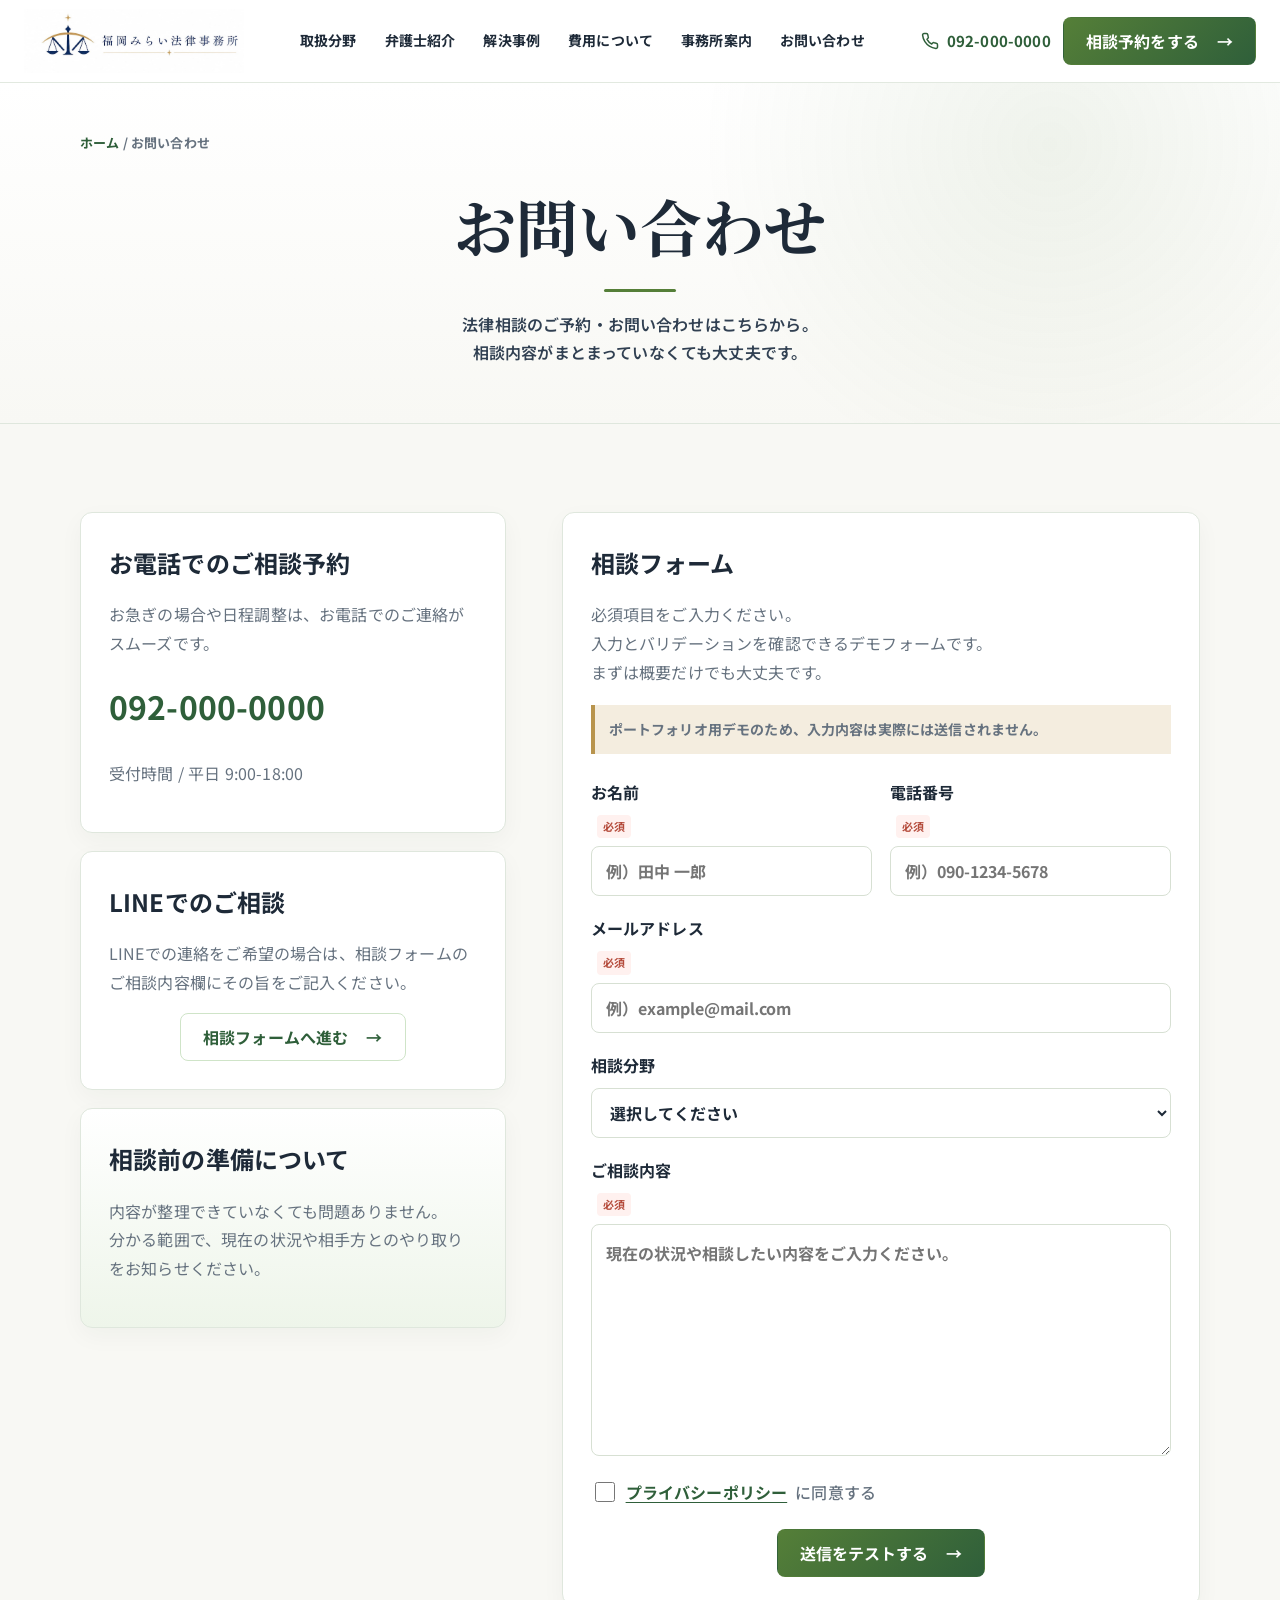
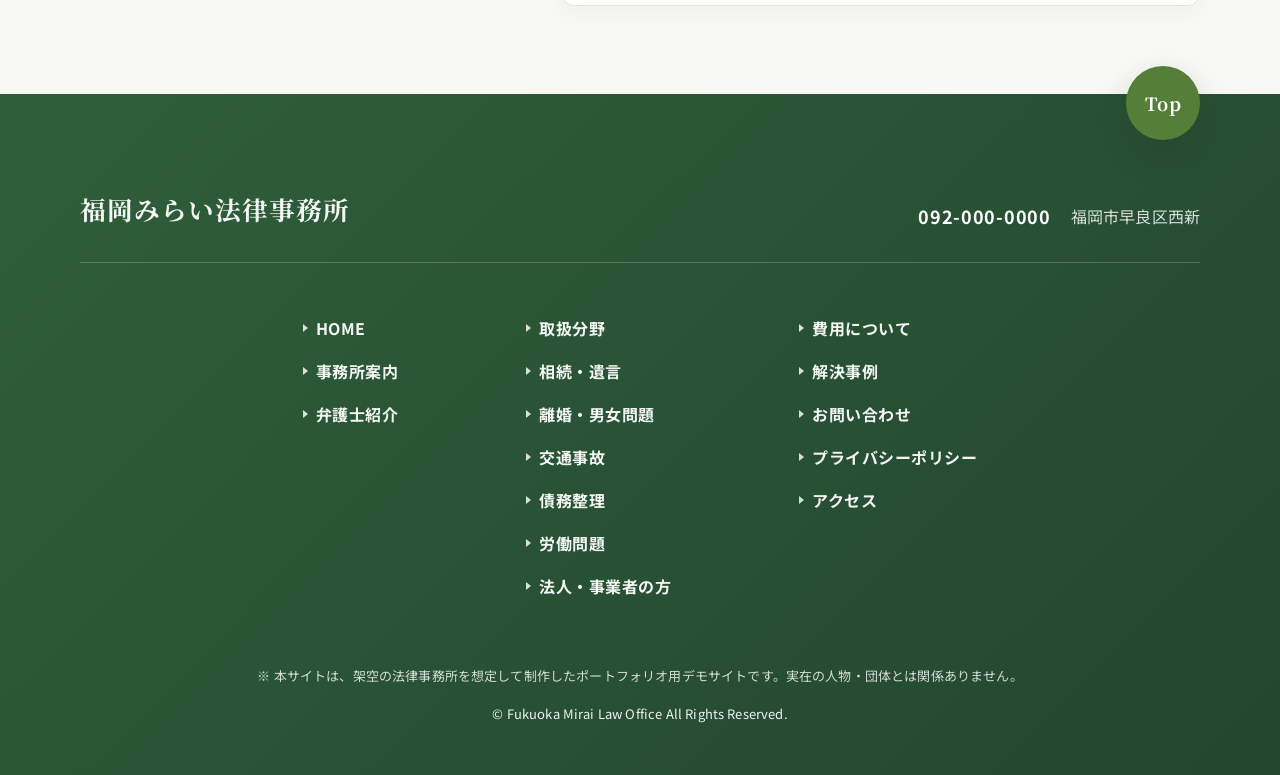
<file: contact.html>
<!DOCTYPE html>
<html lang="ja">
<head>
  <meta charset="UTF-8">
  <meta name="viewport" content="width=device-width, initial-scale=1.0">
  <meta name="description" content="福岡みらい法律事務所へのお問い合わせ。電話・フォーム・LINEで法律相談のご予約を受け付けています。">
  <title>お問い合わせ｜福岡みらい法律事務所</title>
  <link rel="canonical" href="https://kota-web-design.github.io/fukuoka-mirai-law-demo/contact.html">
  <link rel="icon" type="image/png" sizes="64x64" href="img/favicon.png">
  <link rel="apple-touch-icon" sizes="180x180" href="img/apple-touch-icon.png">
  <meta name="theme-color" content="#1b2f4d">
  <meta property="og:locale" content="ja_JP">
  <meta property="og:type" content="website">
  <meta property="og:site_name" content="福岡みらい法律事務所">
  <meta property="og:title" content="お問い合わせ｜福岡みらい法律事務所">
  <meta property="og:description" content="福岡みらい法律事務所へのお問い合わせ。電話・フォーム・LINEで法律相談のご予約を受け付けています。">
  <meta property="og:url" content="https://kota-web-design.github.io/fukuoka-mirai-law-demo/contact.html">
  <meta property="og:image" content="https://kota-web-design.github.io/fukuoka-mirai-law-demo/img/ogp-hero.jpg">
  <meta property="og:image:type" content="image/jpeg">
  <meta property="og:image:width" content="1200">
  <meta property="og:image:height" content="630">
  <meta property="og:image:alt" content="福岡みらい法律事務所の外観、所属弁護士、法律相談のご案内">
  <meta name="twitter:card" content="summary_large_image">
  <link rel="preconnect" href="https://fonts.googleapis.com">
  <link rel="preconnect" href="https://fonts.gstatic.com" crossorigin>
  <link href="https://fonts.googleapis.com/css2?family=Noto+Sans+JP:wght@400;500;600;700&amp;family=Noto+Serif+JP:wght@500;600;700&amp;display=swap" rel="stylesheet">
  <link rel="stylesheet" href="style.css?v=20260619-1">
</head>
<body>
  <a class="skip-link" href="#main">本文へ移動</a>
  <header class="site-header"><div class="site-header__inner"><a class="site-header__logo" href="index.html"><img src="img/logo-horizontal.jpg" alt="福岡みらい法律事務所" width="1250" height="360"></a><nav class="site-header__nav" aria-label="グローバルナビゲーション"><a href="practice.html">取扱分野</a><a href="lawyers.html">弁護士紹介</a><a href="cases.html">解決事例</a><a href="fee.html">費用について</a><a href="office.html">事務所案内</a><a href="contact.html">お問い合わせ</a></nav><div class="site-header__actions"><a class="site-header__tel" href="tel:0920000000"><span>092-000-0000</span></a><a class="button button--green" href="contact.html#contactForm">相談予約をする</a></div><button class="menu-button" type="button" aria-label="メニューを開く" aria-expanded="false" aria-controls="mobileNav"><span></span><span></span><span></span></button></div><nav class="mobile-nav" id="mobileNav" aria-label="スマートフォンナビゲーション"><a href="index.html">ホーム</a><a href="practice.html">取扱分野</a><a href="lawyers.html">弁護士紹介</a><a href="cases.html">解決事例</a><a href="fee.html">費用について</a><a href="office.html">事務所案内</a><a href="contact.html">お問い合わせ</a></nav></header>
  <main id="main">
    <!-- Page Hero -->
    <section class="page-hero page-hero--contact page-hero--simple"><div class="container page-hero__inner"><p class="breadcrumb"><a href="index.html">ホーム</a> / お問い合わせ</p><h1>お問い合わせ</h1><p>法律相談のご予約・お問い合わせはこちらから。<br>相談内容がまとまっていなくても大丈夫です。</p></div></section>

    <!-- Contact -->
    <section class="section">
      <div class="container contact-layout">
        <aside class="contact-side">
          <div class="contact-method"><h2>お電話でのご相談予約</h2><p>お急ぎの場合や日程調整は、お電話での<br class="sp-only">ご連絡がスムーズです。</p><a href="tel:0920000000">092-000-0000</a><p>受付時間 / 平日 9:00-18:00</p></div>
          <div class="contact-method" id="line"><h2>LINEでのご相談</h2><p>LINEでの連絡をご希望の場合は、<br class="sp-only">相談フォームのご相談内容欄に<br class="sp-only">その旨をご記入ください。</p><a class="button button--line" href="#contactForm">相談フォームへ進む</a></div>
          <div class="contact-method contact-method--note"><h2>相談前の準備について</h2><p>内容が整理できていなくても<br class="sp-only">問題ありません。<br>分かる範囲で、現在の状況や相手方との<br class="sp-only">やり取りをお知らせください。</p></div>
        </aside>
        <form class="contact-form" id="contactForm" method="post" novalidate aria-describedby="formIntro formDemoNote">
          <h2>相談フォーム</h2>
          <p id="formIntro">必須項目をご入力ください。<br>入力とバリデーションを確認できるデモフォームです。<br>まずは概要だけでも大丈夫です。</p>
          <p class="form-demo-note" id="formDemoNote"><strong>ポートフォリオ用デモのため、入力内容は実際には送信されません。</strong></p>
          <div class="form-grid">
            <label>お名前 <span>必須</span><input type="text" name="name" autocomplete="name" placeholder="例）田中 一郎" required></label>
            <label>電話番号 <span>必須</span><input type="tel" name="tel" autocomplete="tel" inputmode="tel" placeholder="例）090-1234-5678" required></label>
            <label class="wide">メールアドレス <span>必須</span><input type="email" name="email" autocomplete="email" inputmode="email" placeholder="例）example@mail.com" required></label>
            <label class="wide">相談分野<select name="category"><option>選択してください</option><option>相続・遺言</option><option>離婚・男女問題</option><option>交通事故</option><option>債務整理</option><option>労働問題</option><option>顧問契約</option><option>その他</option></select></label>
            <label class="wide">ご相談内容 <span>必須</span><textarea name="message" rows="7" placeholder="現在の状況や相談したい内容をご入力ください。" required></textarea></label>
          </div>
          <label class="privacy-check"><input type="checkbox" name="privacy_consent" value="agreed" required> <a href="privacy.html" target="_blank" rel="noopener">プライバシーポリシー</a>に同意する</label>
          <button class="button button--green" type="submit">送信をテストする</button>
        </form>
      </div>
    </section>
  </main>
  <footer class="site-footer">
    <a class="footer-top" href="#main" aria-label="ページ上部へ戻る">Top</a>
    <div class="container site-footer__identity">
      <a class="site-footer__brand" href="index.html">福岡みらい法律事務所</a>
      <p><a href="tel:0920000000">092-000-0000</a><span>福岡市早良区西新</span></p>
    </div>
    <nav class="container site-footer__links" aria-label="フッターナビゲーション">
      <ul>
        <li><a href="index.html">HOME</a></li>
        <li><a href="office.html">事務所案内</a></li>
        <li><a href="lawyers.html">弁護士紹介</a></li>
      </ul>
      <ul>
        <li><a href="practice.html">取扱分野</a></li>
        <li><a href="inheritance.html">相続・遺言</a></li>
        <li><a href="divorce.html">離婚・男女問題</a></li>
        <li><a href="accident.html">交通事故</a></li>
        <li><a href="debt.html">債務整理</a></li>
        <li><a href="labor.html">労働問題</a></li>
        <li><a href="corporate.html">法人・事業者の方</a></li>
      </ul>
      <ul>
        <li><a href="fee.html">費用について</a></li>
        <li><a href="cases.html">解決事例</a></li>
        <li><a href="contact.html">お問い合わせ</a></li>
        <li><a href="privacy.html">プライバシーポリシー</a></li>
        <li><a href="office.html">アクセス</a></li>
      </ul>
    </nav>
    <p class="site-footer__demo-note">※ 本サイトは、架空の法律事務所を想定して制作したポートフォリオ用デモサイトです。実在の人物・団体とは関係ありません。</p>
    <p class="site-footer__copy">&copy; Fukuoka Mirai Law Office All Rights Reserved.</p>
  </footer>
  <script src="script.js?v=20260618-3"></script>
</body>
</html>
</file>
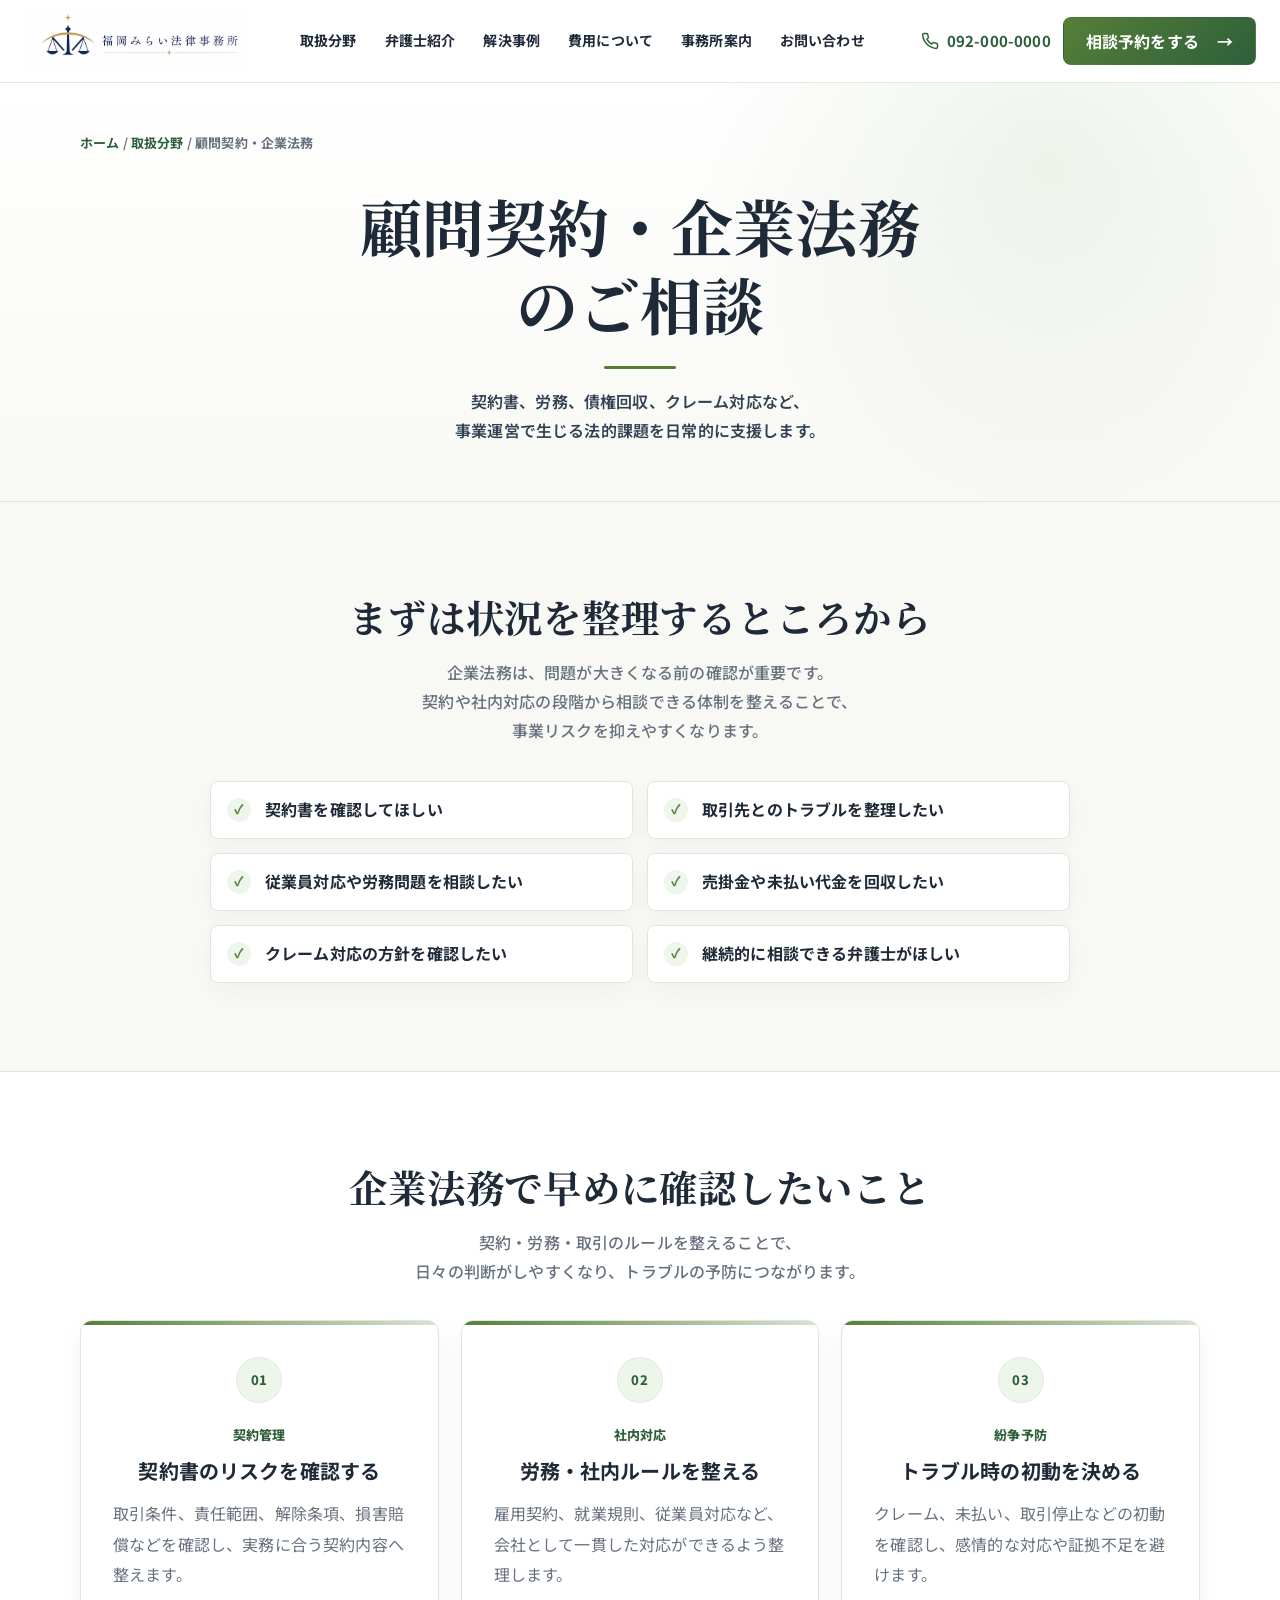
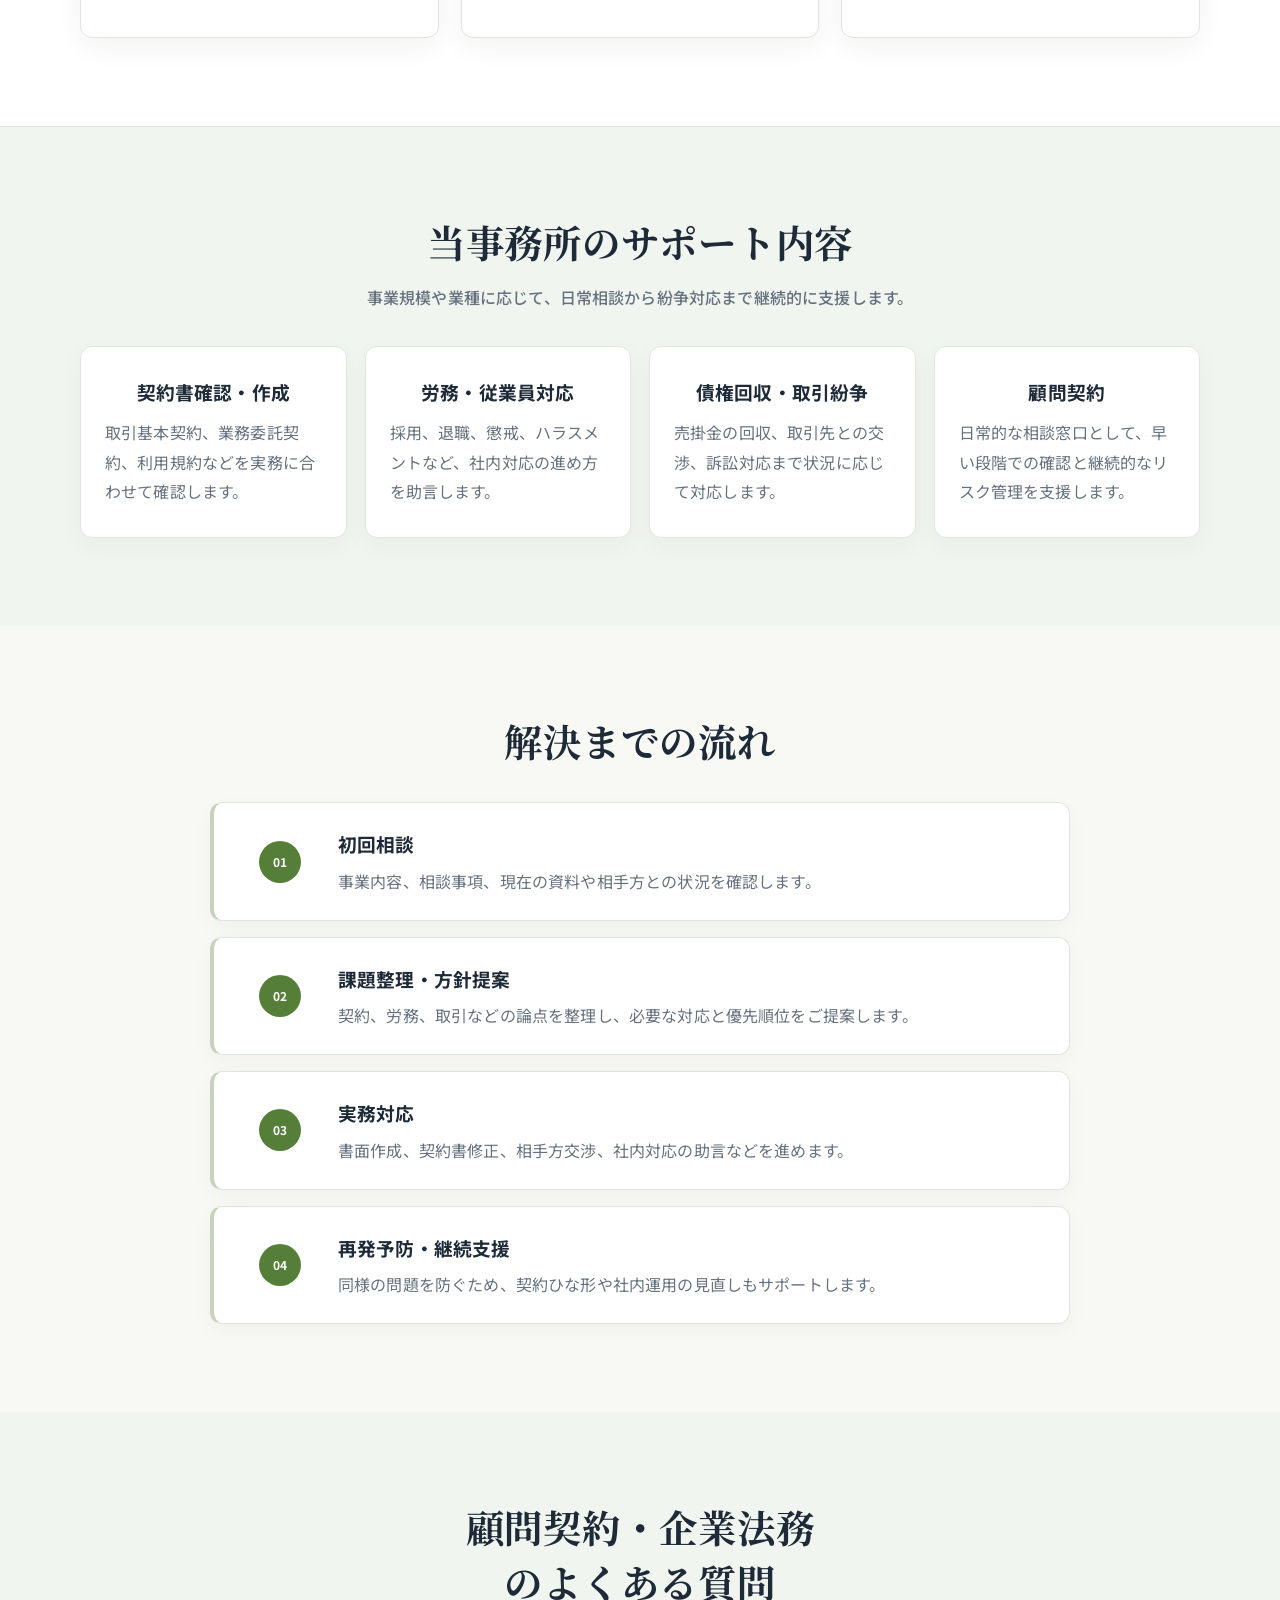
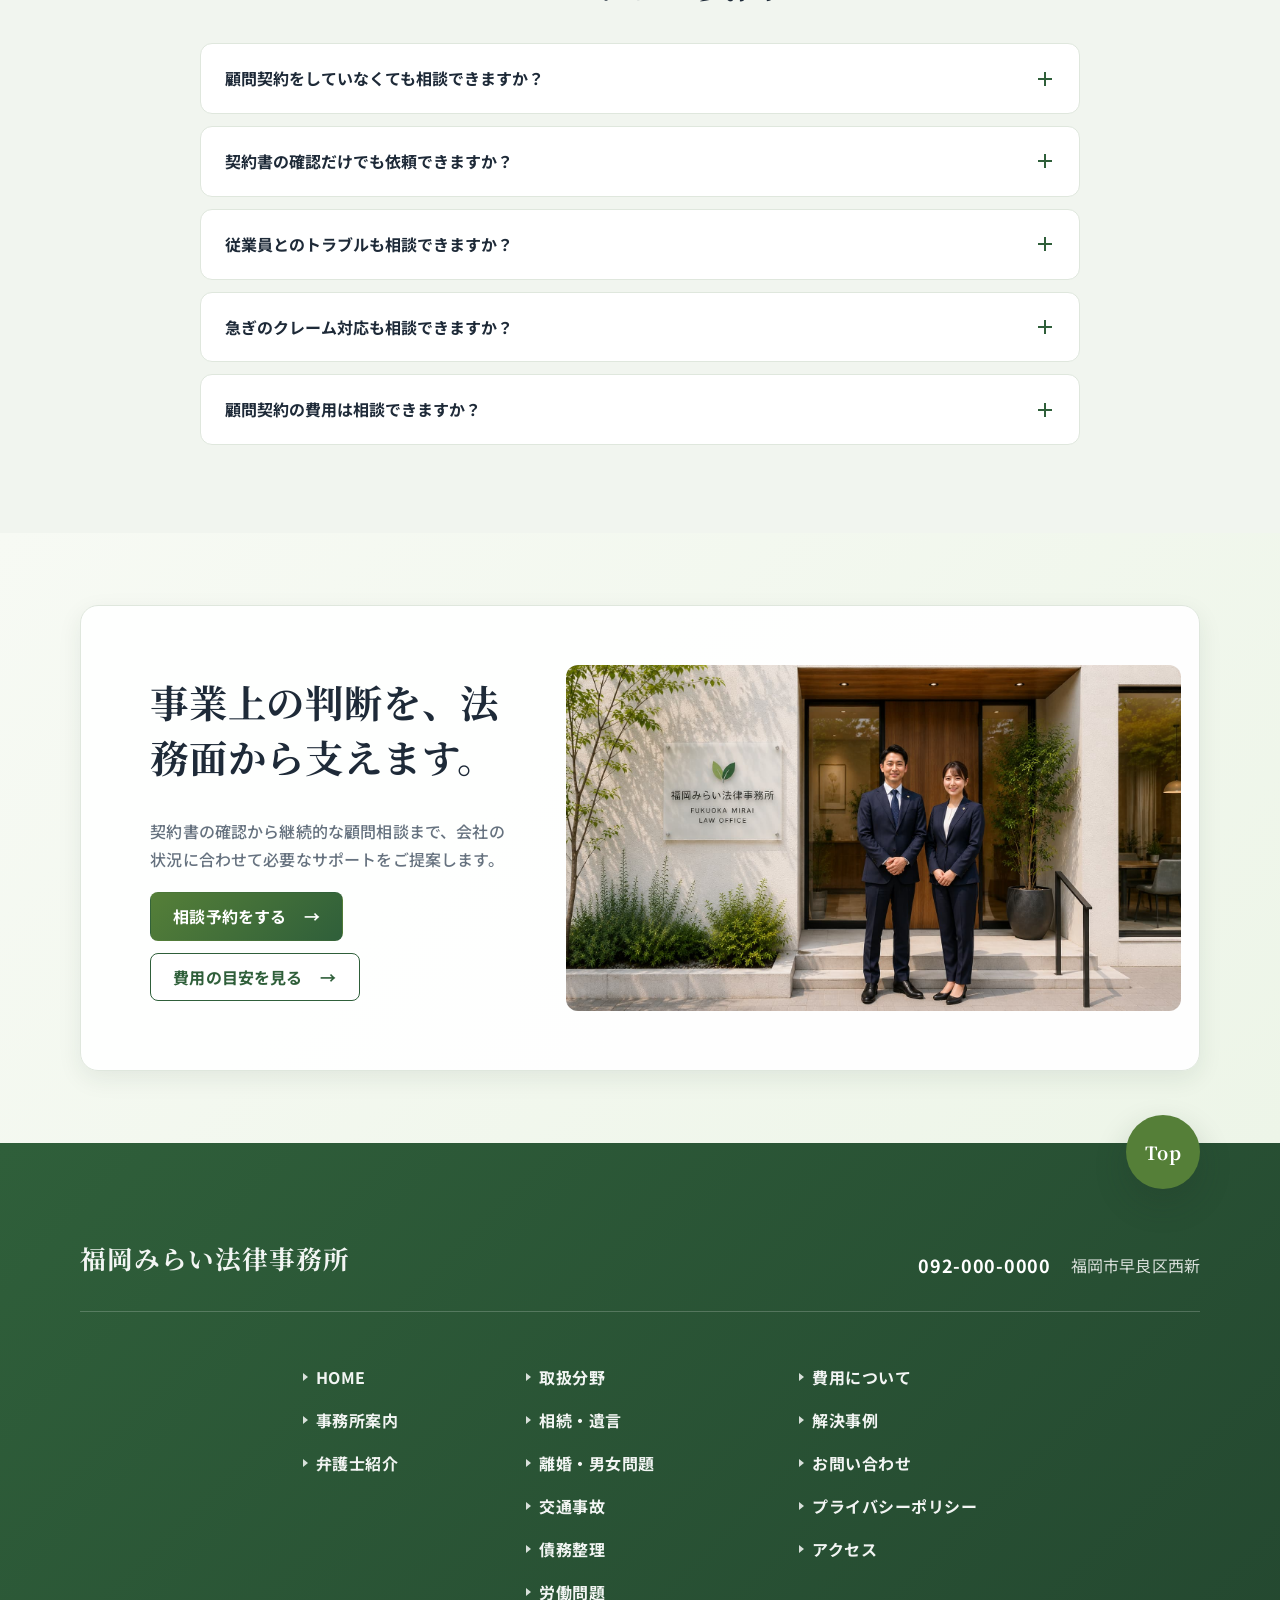
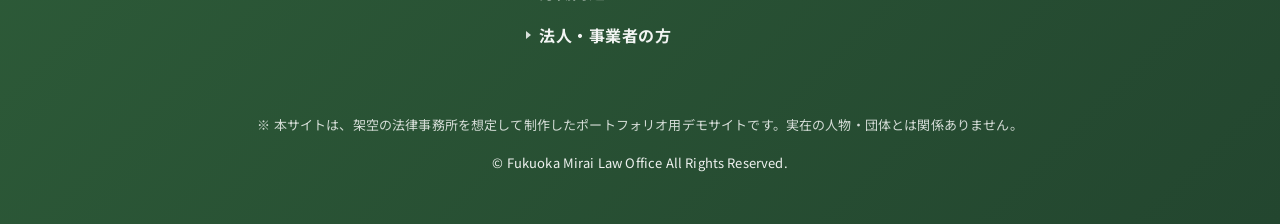
<file: corporate.html>
<!DOCTYPE html>
<html lang="ja">
<head>
  <meta charset="UTF-8">
  <meta name="viewport" content="width=device-width, initial-scale=1.0">
  <meta name="description" content="顧問契約・企業法務のご相談。契約書確認、労務対応、債権回収、クレーム対応などを福岡みらい法律事務所がサポートします。">
  <title>顧問契約・企業法務のご相談｜福岡みらい法律事務所</title>
  <link rel="canonical" href="https://kota-web-design.github.io/fukuoka-mirai-law-demo/corporate.html">
  <link rel="icon" type="image/png" sizes="64x64" href="img/favicon.png">
  <link rel="apple-touch-icon" sizes="180x180" href="img/apple-touch-icon.png">
  <meta name="theme-color" content="#1b2f4d">
  <meta property="og:locale" content="ja_JP">
  <meta property="og:type" content="website">
  <meta property="og:site_name" content="福岡みらい法律事務所">
  <meta property="og:title" content="顧問契約・企業法務のご相談｜福岡みらい法律事務所">
  <meta property="og:description" content="顧問契約・企業法務のご相談。契約書確認、労務対応、債権回収、クレーム対応などを福岡みらい法律事務所がサポートします。">
  <meta property="og:url" content="https://kota-web-design.github.io/fukuoka-mirai-law-demo/corporate.html">
  <meta property="og:image" content="https://kota-web-design.github.io/fukuoka-mirai-law-demo/img/ogp-hero.jpg">
  <meta property="og:image:type" content="image/jpeg">
  <meta property="og:image:width" content="1200">
  <meta property="og:image:height" content="630">
  <meta property="og:image:alt" content="福岡みらい法律事務所の外観、所属弁護士、法律相談のご案内">
  <meta name="twitter:card" content="summary_large_image">
  <link rel="preconnect" href="https://fonts.googleapis.com">
  <link rel="preconnect" href="https://fonts.gstatic.com" crossorigin>
  <link href="https://fonts.googleapis.com/css2?family=Noto+Sans+JP:wght@400;500;600;700&amp;family=Noto+Serif+JP:wght@500;600;700&amp;display=swap" rel="stylesheet">
  <link rel="stylesheet" href="style.css?v=20260619-1">
</head>
<body>
  <a class="skip-link" href="#main">本文へ移動</a>
  <header class="site-header">
    <div class="site-header__inner">
      <a class="site-header__logo" href="index.html"><img src="img/logo-horizontal.jpg" alt="福岡みらい法律事務所" width="1250" height="360"></a>
      <nav class="site-header__nav" aria-label="グローバルナビゲーション"><a href="practice.html">取扱分野</a><a href="lawyers.html">弁護士紹介</a><a href="cases.html">解決事例</a><a href="fee.html">費用について</a><a href="office.html">事務所案内</a><a href="contact.html">お問い合わせ</a></nav>
      <div class="site-header__actions"><a class="site-header__tel" href="tel:0920000000"><span>092-000-0000</span></a><a class="button button--green" href="contact.html#contactForm">相談予約をする</a></div>
      <button class="menu-button" type="button" aria-label="メニューを開く" aria-expanded="false" aria-controls="mobileNav"><span></span><span></span><span></span></button>
    </div>
    <nav class="mobile-nav" id="mobileNav" aria-label="スマートフォンナビゲーション"><a href="index.html">ホーム</a><a href="practice.html">取扱分野</a><a href="lawyers.html">弁護士紹介</a><a href="cases.html">解決事例</a><a href="fee.html">費用について</a><a href="office.html">事務所案内</a><a href="contact.html">お問い合わせ</a></nav>
  </header>

  <main id="main">
    <section class="page-hero page-hero--practice-detail page-hero--simple">
      <div class="container page-hero__inner page-hero__inner--breadcrumb-left">
        <p class="breadcrumb"><a href="index.html">ホーム</a> / <a href="practice.html">取扱分野</a> / 顧問契約・企業法務</p>
        <div class="page-hero__body">
          <h1>顧問契約・企業法務<br>のご相談</h1>
          <p>契約書、労務、債権回収、クレーム対応など、<br>事業運営で生じる法的課題を日常的に支援します。</p>
        </div>
      </div>
    </section>

    <section class="section">
      <div class="container narrow practice-detail-intro practice-detail-intro--single">
        <div class="section-heading section-heading--center">
          <h2>まずは状況を<br class="sp-only">整理するところから</h2>
          <p>企業法務は、問題が大きくなる前の確認が重要です。<br class="pc-only">契約や社内対応の段階から相談できる体制を整えることで、<br class="pc-only">事業リスクを抑えやすくなります。</p>
        </div>
        <ul class="check-list check-list--grid">
          <li>契約書を確認してほしい</li>
          <li>取引先とのトラブルを整理したい</li>
          <li>従業員対応や労務問題を相談したい</li>
          <li>売掛金や未払い代金を回収したい</li>
          <li>クレーム対応の方針を確認したい</li>
          <li>継続的に相談できる弁護士がほしい</li>
        </ul>
      </div>
    </section>

    <section class="section section--line">
      <div class="container">
        <div class="section-heading section-heading--center">
          <h2>企業法務で早めに<br class="sp-only">確認したいこと</h2>
          <p>契約・労務・取引のルールを整えることで、<br>日々の判断がしやすくなり、<br class="sp-only">トラブルの予防につながります。</p>
        </div>
        <div class="detail-note-grid">
          <article><span>01</span><p class="detail-note-grid__label">契約管理</p><h3>契約書のリスクを確認する</h3><p>取引条件、責任範囲、解除条項、損害賠償などを確認し、実務に合う契約内容へ整えます。</p></article>
          <article><span>02</span><p class="detail-note-grid__label">社内対応</p><h3>労務・社内ルールを整える</h3><p>雇用契約、就業規則、従業員対応など、会社として一貫した対応ができるよう整理します。</p></article>
          <article><span>03</span><p class="detail-note-grid__label">紛争予防</p><h3>トラブル時の初動を決める</h3><p>クレーム、未払い、取引停止などの初動を確認し、感情的な対応や証拠不足を避けます。</p></article>
        </div>
      </div>
    </section>

    <section class="section section--soft">
      <div class="container">
        <div class="section-heading section-heading--center">
          <h2>当事務所のサポート内容</h2>
          <p>事業規模や業種に応じて、<br class="sp-only">日常相談から紛争対応まで継続的に支援します。</p>
        </div>
        <div class="support-grid">
          <article><h3>契約書確認・作成</h3><p>取引基本契約、業務委託契約、利用規約などを実務に合わせて確認します。</p></article>
          <article><h3>労務・従業員対応</h3><p>採用、退職、懲戒、ハラスメントなど、社内対応の進め方を助言します。</p></article>
          <article><h3>債権回収・取引紛争</h3><p>売掛金の回収、取引先との交渉、訴訟対応まで状況に応じて対応します。</p></article>
          <article><h3>顧問契約</h3><p>日常的な相談窓口として、早い段階での確認と継続的なリスク管理を支援します。</p></article>
        </div>
      </div>
    </section>

    <section class="section">
      <div class="container">
        <div class="section-heading section-heading--center"><h2>解決までの流れ</h2></div>
        <ol class="vertical-flow">
          <li><span>01</span><div><h3>初回相談</h3><p>事業内容、相談事項、現在の資料や相手方との状況を確認します。</p></div></li>
          <li><span>02</span><div><h3>課題整理・方針提案</h3><p>契約、労務、取引などの論点を整理し、必要な対応と優先順位をご提案します。</p></div></li>
          <li><span>03</span><div><h3>実務対応</h3><p>書面作成、契約書修正、相手方交渉、社内対応の助言などを進めます。</p></div></li>
          <li><span>04</span><div><h3>再発予防・継続支援</h3><p>同様の問題を防ぐため、契約ひな形や社内運用の見直しもサポートします。</p></div></li>
        </ol>
      </div>
    </section>

    <section class="section section--soft">
      <div class="container narrow">
        <div class="section-heading section-heading--center"><h2>顧問契約・企業法務<br class="pc-only">のよくある質問</h2></div>
        <div class="faq-list">
          <div class="faq-item"><button type="button">顧問契約をしていなくても相談できますか？</button><div><p>はい。単発の契約書確認やトラブル相談も可能です。継続相談が必要な場合は顧問契約もご案内します。</p></div></div>
          <div class="faq-item"><button type="button">契約書の確認だけでも依頼できますか？</button><div><p>可能です。取引内容や交渉状況を伺い、修正すべき点や注意点を具体的に確認します。</p></div></div>
          <div class="faq-item"><button type="button">従業員とのトラブルも相談できますか？</button><div><p>はい。解雇、退職、ハラスメント、残業代など、会社側の対応方針を整理します。</p></div></div>
          <div class="faq-item"><button type="button">急ぎのクレーム対応も相談できますか？</button><div><p>状況に応じて対応可能です。事実関係、証拠、相手方への回答内容を早めに整理します。</p></div></div>
          <div class="faq-item"><button type="button">顧問契約の費用は相談できますか？</button><div><p>相談頻度や業務内容に応じてご提案します。事業規模に合わせて無理のない範囲を確認します。</p></div></div>
        </div>
      </div>
    </section>

    <section class="cta-panel cta-panel--detail">
      <div class="container cta-panel__inner">
        <div class="cta-panel__content">
          <h2>事業上の判断を、法務面から支えます。</h2>
          <p>契約書の確認から継続的な顧問相談まで、会社の状況に合わせて必要なサポートをご提案します。</p>
          <div class="cta-panel__buttons"><a class="button button--green" href="contact.html#contactForm">相談予約をする</a><a class="button button--outline" href="fee.html">費用の目安を見る</a></div>
        </div>
        <figure class="cta-panel__media"><img src="img/practice-detail-main.jpg" alt="福岡みらい法律事務所の入口前に立つ弁護士" width="1672" height="941" loading="lazy"></figure>
      </div>
    </section>
  </main>

  <footer class="site-footer">
    <a class="footer-top" href="#main" aria-label="ページ上部へ戻る">Top</a>
    <div class="container site-footer__identity">
      <a class="site-footer__brand" href="index.html">福岡みらい法律事務所</a>
      <p><a href="tel:0920000000">092-000-0000</a><span>福岡市早良区西新</span></p>
    </div>
    <nav class="container site-footer__links" aria-label="フッターナビゲーション">
      <ul><li><a href="index.html">HOME</a></li><li><a href="office.html">事務所案内</a></li><li><a href="lawyers.html">弁護士紹介</a></li></ul>
      <ul><li><a href="practice.html">取扱分野</a></li><li><a href="inheritance.html">相続・遺言</a></li><li><a href="divorce.html">離婚・男女問題</a></li><li><a href="accident.html">交通事故</a></li><li><a href="debt.html">債務整理</a></li><li><a href="labor.html">労働問題</a></li><li><a href="corporate.html">法人・事業者の方</a></li></ul>
      <ul><li><a href="fee.html">費用について</a></li><li><a href="cases.html">解決事例</a></li><li><a href="contact.html">お問い合わせ</a></li><li><a href="privacy.html">プライバシーポリシー</a></li><li><a href="office.html">アクセス</a></li></ul>
    </nav>
    <p class="site-footer__demo-note">※ 本サイトは、架空の法律事務所を想定して制作したポートフォリオ用デモサイトです。実在の人物・団体とは関係ありません。</p>
    <p class="site-footer__copy">&copy; Fukuoka Mirai Law Office All Rights Reserved.</p>
  </footer>
  <script src="script.js?v=20260618-3"></script>
</body>
</html>
</file>
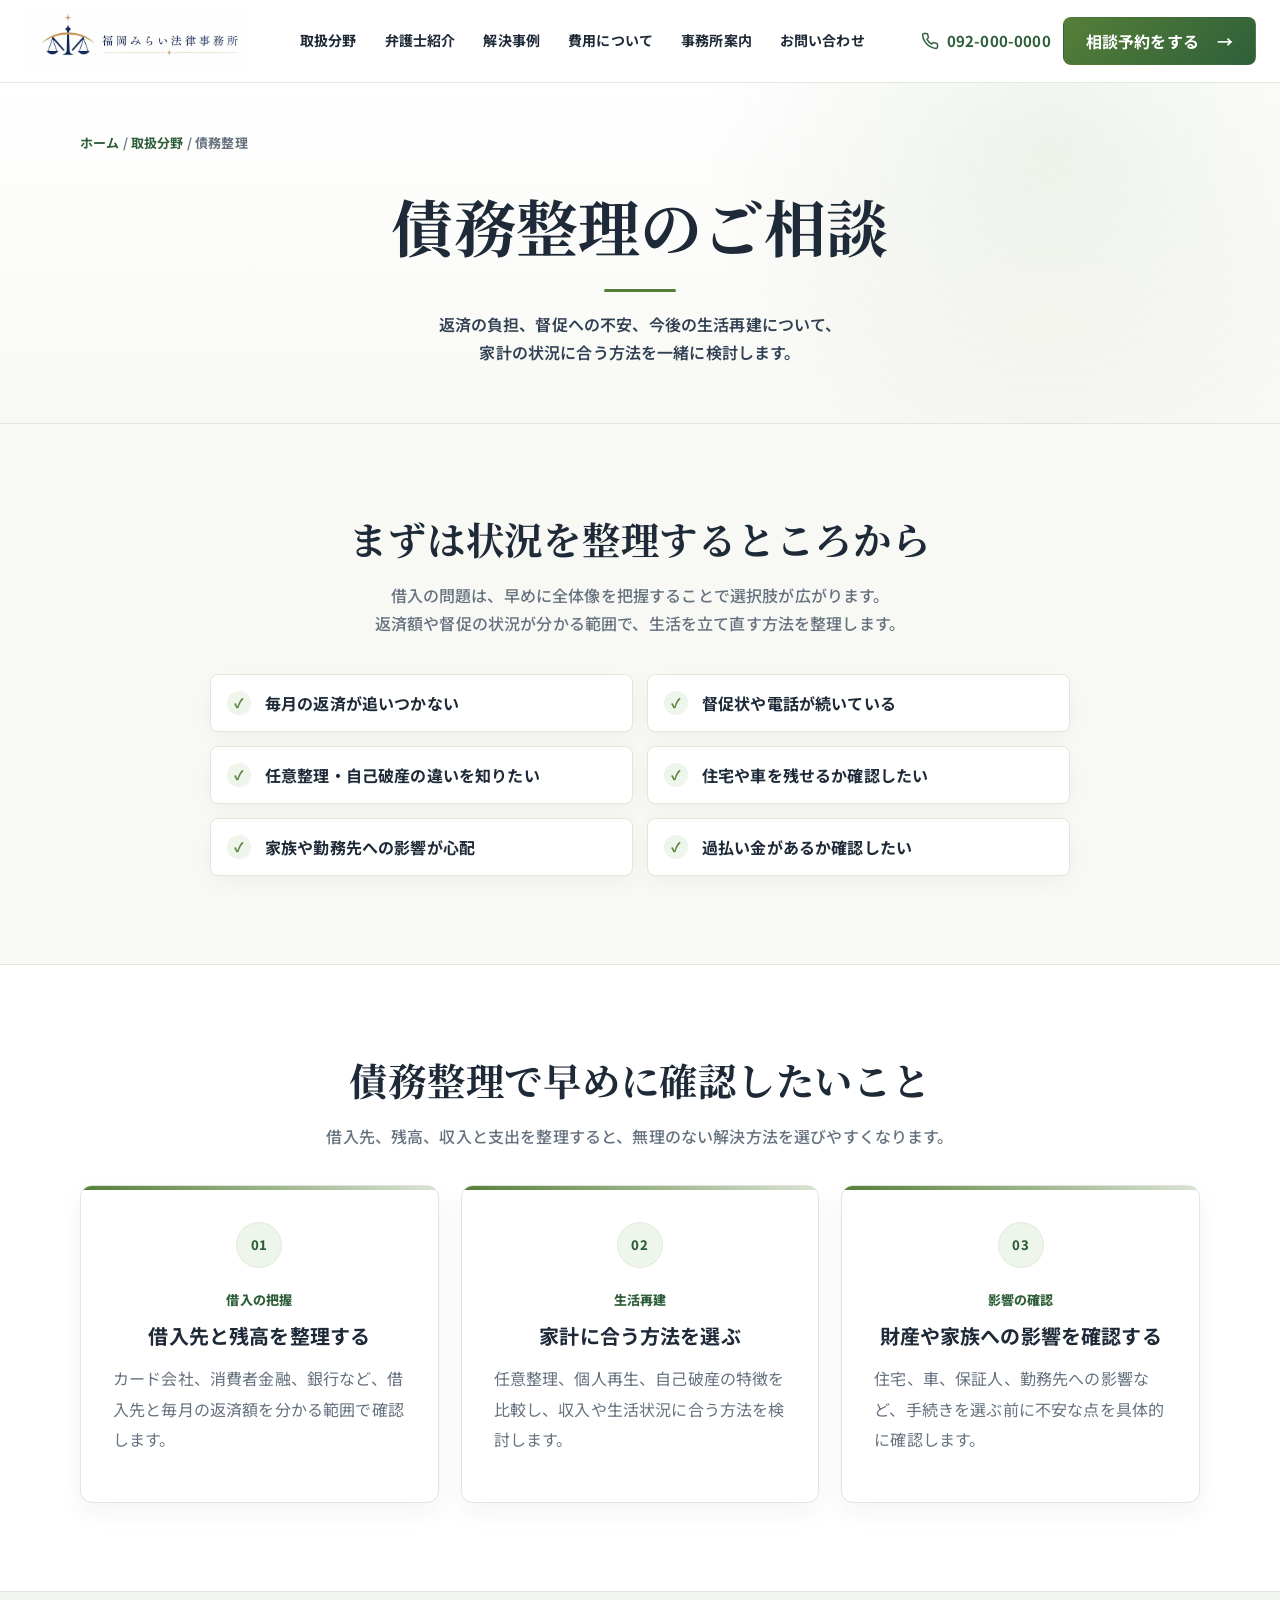
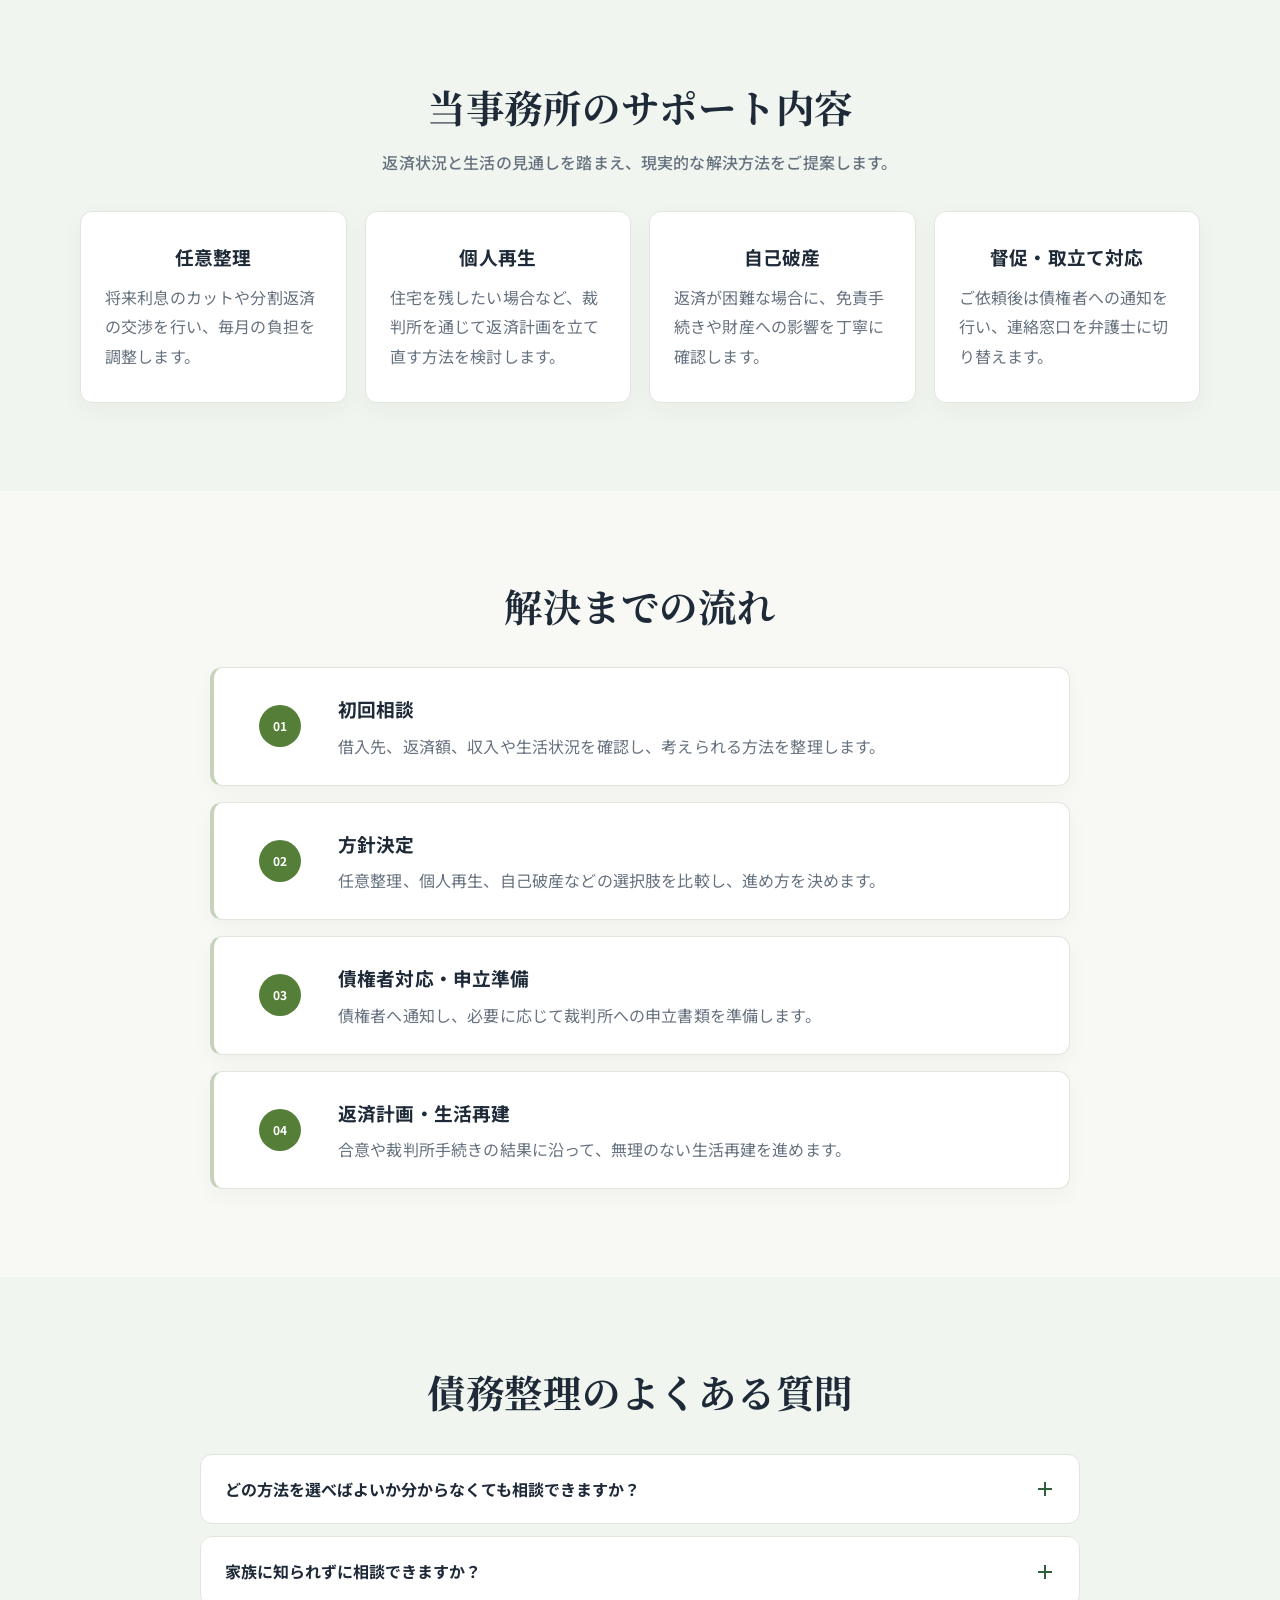
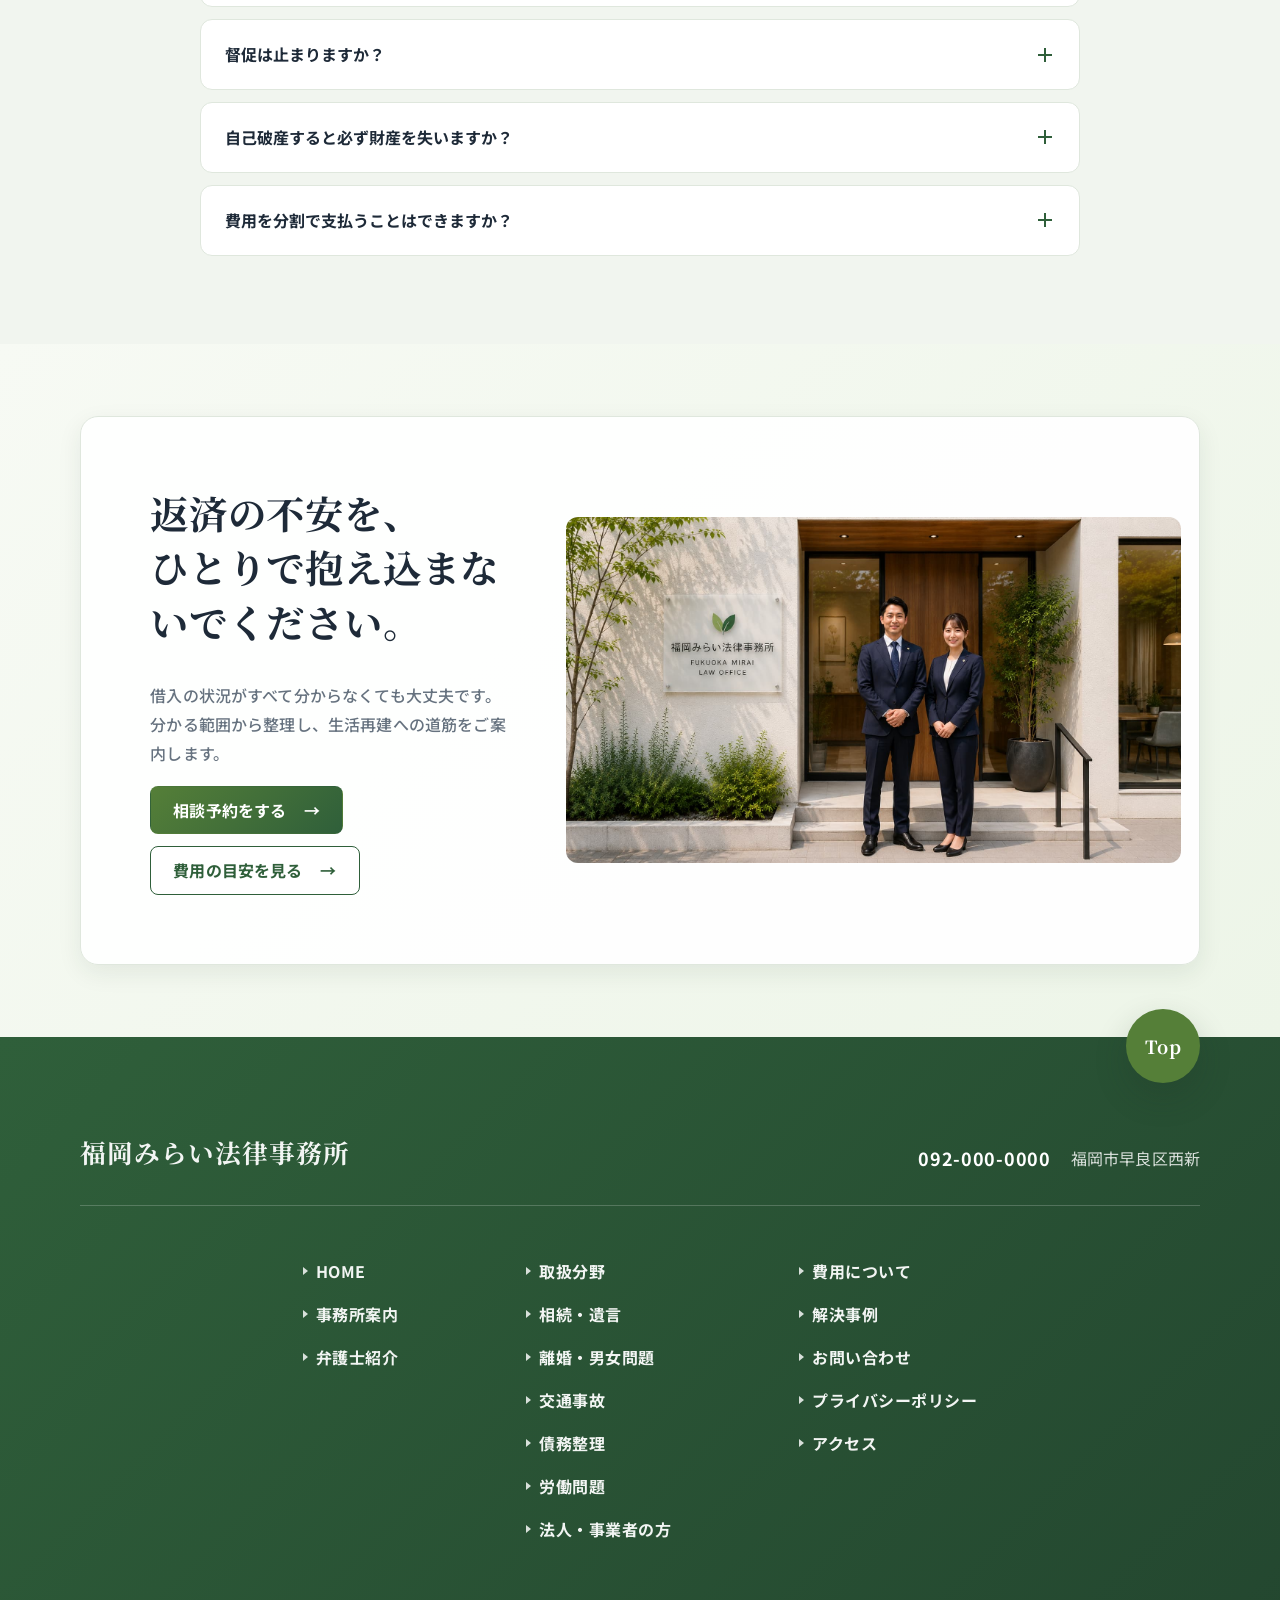
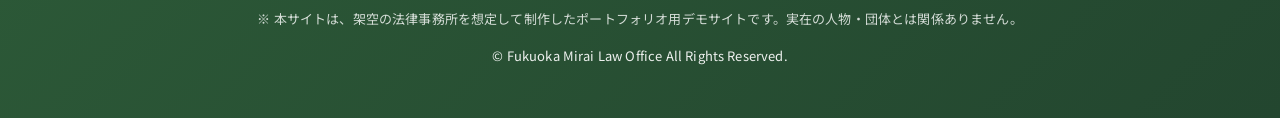
<file: debt.html>
<!DOCTYPE html>
<html lang="ja">
<head>
  <meta charset="UTF-8">
  <meta name="viewport" content="width=device-width, initial-scale=1.0">
  <meta name="description" content="債務整理のご相談。任意整理、個人再生、自己破産、督促対応などを福岡みらい法律事務所がサポートします。">
  <title>債務整理のご相談｜福岡みらい法律事務所</title>
  <link rel="canonical" href="https://kota-web-design.github.io/fukuoka-mirai-law-demo/debt.html">
  <link rel="icon" type="image/png" sizes="64x64" href="img/favicon.png">
  <link rel="apple-touch-icon" sizes="180x180" href="img/apple-touch-icon.png">
  <meta name="theme-color" content="#1b2f4d">
  <meta property="og:locale" content="ja_JP">
  <meta property="og:type" content="website">
  <meta property="og:site_name" content="福岡みらい法律事務所">
  <meta property="og:title" content="債務整理のご相談｜福岡みらい法律事務所">
  <meta property="og:description" content="債務整理のご相談。任意整理、個人再生、自己破産、督促対応などを福岡みらい法律事務所がサポートします。">
  <meta property="og:url" content="https://kota-web-design.github.io/fukuoka-mirai-law-demo/debt.html">
  <meta property="og:image" content="https://kota-web-design.github.io/fukuoka-mirai-law-demo/img/ogp-hero.jpg">
  <meta property="og:image:type" content="image/jpeg">
  <meta property="og:image:width" content="1200">
  <meta property="og:image:height" content="630">
  <meta property="og:image:alt" content="福岡みらい法律事務所の外観、所属弁護士、法律相談のご案内">
  <meta name="twitter:card" content="summary_large_image">
  <link rel="preconnect" href="https://fonts.googleapis.com">
  <link rel="preconnect" href="https://fonts.gstatic.com" crossorigin>
  <link href="https://fonts.googleapis.com/css2?family=Noto+Sans+JP:wght@400;500;600;700&amp;family=Noto+Serif+JP:wght@500;600;700&amp;display=swap" rel="stylesheet">
  <link rel="stylesheet" href="style.css?v=20260619-1">
</head>
<body>
  <a class="skip-link" href="#main">本文へ移動</a>
  <header class="site-header">
    <div class="site-header__inner">
      <a class="site-header__logo" href="index.html"><img src="img/logo-horizontal.jpg" alt="福岡みらい法律事務所" width="1250" height="360"></a>
      <nav class="site-header__nav" aria-label="グローバルナビゲーション"><a href="practice.html">取扱分野</a><a href="lawyers.html">弁護士紹介</a><a href="cases.html">解決事例</a><a href="fee.html">費用について</a><a href="office.html">事務所案内</a><a href="contact.html">お問い合わせ</a></nav>
      <div class="site-header__actions"><a class="site-header__tel" href="tel:0920000000"><span>092-000-0000</span></a><a class="button button--green" href="contact.html#contactForm">相談予約をする</a></div>
      <button class="menu-button" type="button" aria-label="メニューを開く" aria-expanded="false" aria-controls="mobileNav"><span></span><span></span><span></span></button>
    </div>
    <nav class="mobile-nav" id="mobileNav" aria-label="スマートフォンナビゲーション"><a href="index.html">ホーム</a><a href="practice.html">取扱分野</a><a href="lawyers.html">弁護士紹介</a><a href="cases.html">解決事例</a><a href="fee.html">費用について</a><a href="office.html">事務所案内</a><a href="contact.html">お問い合わせ</a></nav>
  </header>

  <main id="main">
    <section class="page-hero page-hero--practice-detail page-hero--simple">
      <div class="container page-hero__inner page-hero__inner--breadcrumb-left">
        <p class="breadcrumb"><a href="index.html">ホーム</a> / <a href="practice.html">取扱分野</a> / 債務整理</p>
        <div class="page-hero__body">
          <h1>債務整理のご相談</h1>
          <p>返済の負担、督促への不安、今後の生活再建について、<br class="pc-only">家計の状況に合う方法を一緒に検討します。</p>
        </div>
      </div>
    </section>

    <section class="section">
      <div class="container narrow practice-detail-intro practice-detail-intro--single">
        <div class="section-heading section-heading--center">
          <h2>まずは状況を<br class="sp-only">整理するところから</h2>
          <p>借入の問題は、早めに全体像を把握することで選択肢が広がります。<br class="pc-only">返済額や督促の状況が分かる範囲で、生活を立て直す方法を整理します。</p>
        </div>
        <ul class="check-list check-list--grid">
          <li>毎月の返済が追いつかない</li>
          <li>督促状や電話が続いている</li>
          <li>任意整理・自己破産の違いを知りたい</li>
          <li>住宅や車を残せるか確認したい</li>
          <li>家族や勤務先への影響が心配</li>
          <li>過払い金があるか確認したい</li>
        </ul>
      </div>
    </section>

    <section class="section section--line">
      <div class="container">
        <div class="section-heading section-heading--center">
          <h2>債務整理で早めに<br class="sp-only">確認したいこと</h2>
          <p>借入先、残高、収入と支出を整理すると、<br class="sp-only">無理のない解決方法を選びやすくなります。</p>
        </div>
        <div class="detail-note-grid">
          <article><span>01</span><p class="detail-note-grid__label">借入の把握</p><h3>借入先と残高を整理する</h3><p>カード会社、消費者金融、銀行など、借入先と毎月の返済額を分かる範囲で確認します。</p></article>
          <article><span>02</span><p class="detail-note-grid__label">生活再建</p><h3>家計に合う方法を選ぶ</h3><p>任意整理、個人再生、自己破産の特徴を比較し、収入や生活状況に合う方法を検討します。</p></article>
          <article><span>03</span><p class="detail-note-grid__label">影響の確認</p><h3>財産や家族への影響を確認する</h3><p>住宅、車、保証人、勤務先への影響など、手続きを選ぶ前に不安な点を具体的に確認します。</p></article>
        </div>
      </div>
    </section>

    <section class="section section--soft">
      <div class="container">
        <div class="section-heading section-heading--center">
          <h2>当事務所のサポート内容</h2>
          <p>返済状況と生活の見通しを踏まえ、<br class="sp-only">現実的な解決方法をご提案します。</p>
        </div>
        <div class="support-grid">
          <article><h3>任意整理</h3><p>将来利息のカットや分割返済の交渉を行い、毎月の負担を調整します。</p></article>
          <article><h3>個人再生</h3><p>住宅を残したい場合など、裁判所を通じて返済計画を立て直す方法を検討します。</p></article>
          <article><h3>自己破産</h3><p>返済が困難な場合に、免責手続きや財産への影響を丁寧に確認します。</p></article>
          <article><h3>督促・取立て対応</h3><p>ご依頼後は債権者への通知を行い、連絡窓口を弁護士に切り替えます。</p></article>
        </div>
      </div>
    </section>

    <section class="section">
      <div class="container">
        <div class="section-heading section-heading--center"><h2>解決までの流れ</h2></div>
        <ol class="vertical-flow">
          <li><span>01</span><div><h3>初回相談</h3><p>借入先、返済額、収入や生活状況を確認し、考えられる方法を整理します。</p></div></li>
          <li><span>02</span><div><h3>方針決定</h3><p>任意整理、個人再生、自己破産などの選択肢を比較し、進め方を決めます。</p></div></li>
          <li><span>03</span><div><h3>債権者対応・申立準備</h3><p>債権者へ通知し、必要に応じて裁判所への申立書類を準備します。</p></div></li>
          <li><span>04</span><div><h3>返済計画・生活再建</h3><p>合意や裁判所手続きの結果に沿って、無理のない生活再建を進めます。</p></div></li>
        </ol>
      </div>
    </section>

    <section class="section section--soft">
      <div class="container narrow">
        <div class="section-heading section-heading--center"><h2>債務整理のよくある質問</h2></div>
        <div class="faq-list">
          <div class="faq-item"><button type="button">どの方法を選べばよいか分からなくても相談できますか？</button><div><p>はい。借入額や収入、残したい財産などを確認し、現実的な方法を一緒に検討します。</p></div></div>
          <div class="faq-item"><button type="button">家族に知られずに相談できますか？</button><div><p>相談自体は秘密厳守で行います。手続きの種類によって注意点が異なるため、個別に確認します。</p></div></div>
          <div class="faq-item"><button type="button">督促は止まりますか？</button><div><p>ご依頼後に受任通知を送ることで、多くの場合、債権者から本人への直接連絡は止まります。</p></div></div>
          <div class="faq-item"><button type="button">自己破産すると必ず財産を失いますか？</button><div><p>一定の範囲の財産は手元に残せる場合があります。財産内容を確認したうえで見通しをご説明します。</p></div></div>
          <div class="faq-item"><button type="button">費用を分割で支払うことはできますか？</button><div><p>状況に応じて分割払いのご相談も可能です。相談時に費用の目安と支払い方法をご説明します。</p></div></div>
        </div>
      </div>
    </section>

    <section class="cta-panel cta-panel--detail">
      <div class="container cta-panel__inner">
        <div class="cta-panel__content">
          <h2>返済の不安を、<br class="pc-only">ひとりで抱え込まないでください。</h2>
          <p>借入の状況がすべて分からなくても大丈夫です。分かる範囲から整理し、生活再建への道筋をご案内します。</p>
          <div class="cta-panel__buttons"><a class="button button--green" href="contact.html#contactForm">相談予約をする</a><a class="button button--outline" href="fee.html">費用の目安を見る</a></div>
        </div>
        <figure class="cta-panel__media"><img src="img/practice-detail-main.jpg" alt="福岡みらい法律事務所の入口前に立つ弁護士" width="1672" height="941" loading="lazy"></figure>
      </div>
    </section>
  </main>

  <footer class="site-footer">
    <a class="footer-top" href="#main" aria-label="ページ上部へ戻る">Top</a>
    <div class="container site-footer__identity">
      <a class="site-footer__brand" href="index.html">福岡みらい法律事務所</a>
      <p><a href="tel:0920000000">092-000-0000</a><span>福岡市早良区西新</span></p>
    </div>
    <nav class="container site-footer__links" aria-label="フッターナビゲーション">
      <ul><li><a href="index.html">HOME</a></li><li><a href="office.html">事務所案内</a></li><li><a href="lawyers.html">弁護士紹介</a></li></ul>
      <ul><li><a href="practice.html">取扱分野</a></li><li><a href="inheritance.html">相続・遺言</a></li><li><a href="divorce.html">離婚・男女問題</a></li><li><a href="accident.html">交通事故</a></li><li><a href="debt.html">債務整理</a></li><li><a href="labor.html">労働問題</a></li><li><a href="corporate.html">法人・事業者の方</a></li></ul>
      <ul><li><a href="fee.html">費用について</a></li><li><a href="cases.html">解決事例</a></li><li><a href="contact.html">お問い合わせ</a></li><li><a href="privacy.html">プライバシーポリシー</a></li><li><a href="office.html">アクセス</a></li></ul>
    </nav>
    <p class="site-footer__demo-note">※ 本サイトは、架空の法律事務所を想定して制作したポートフォリオ用デモサイトです。実在の人物・団体とは関係ありません。</p>
    <p class="site-footer__copy">&copy; Fukuoka Mirai Law Office All Rights Reserved.</p>
  </footer>
  <script src="script.js?v=20260618-3"></script>
</body>
</html>
</file>
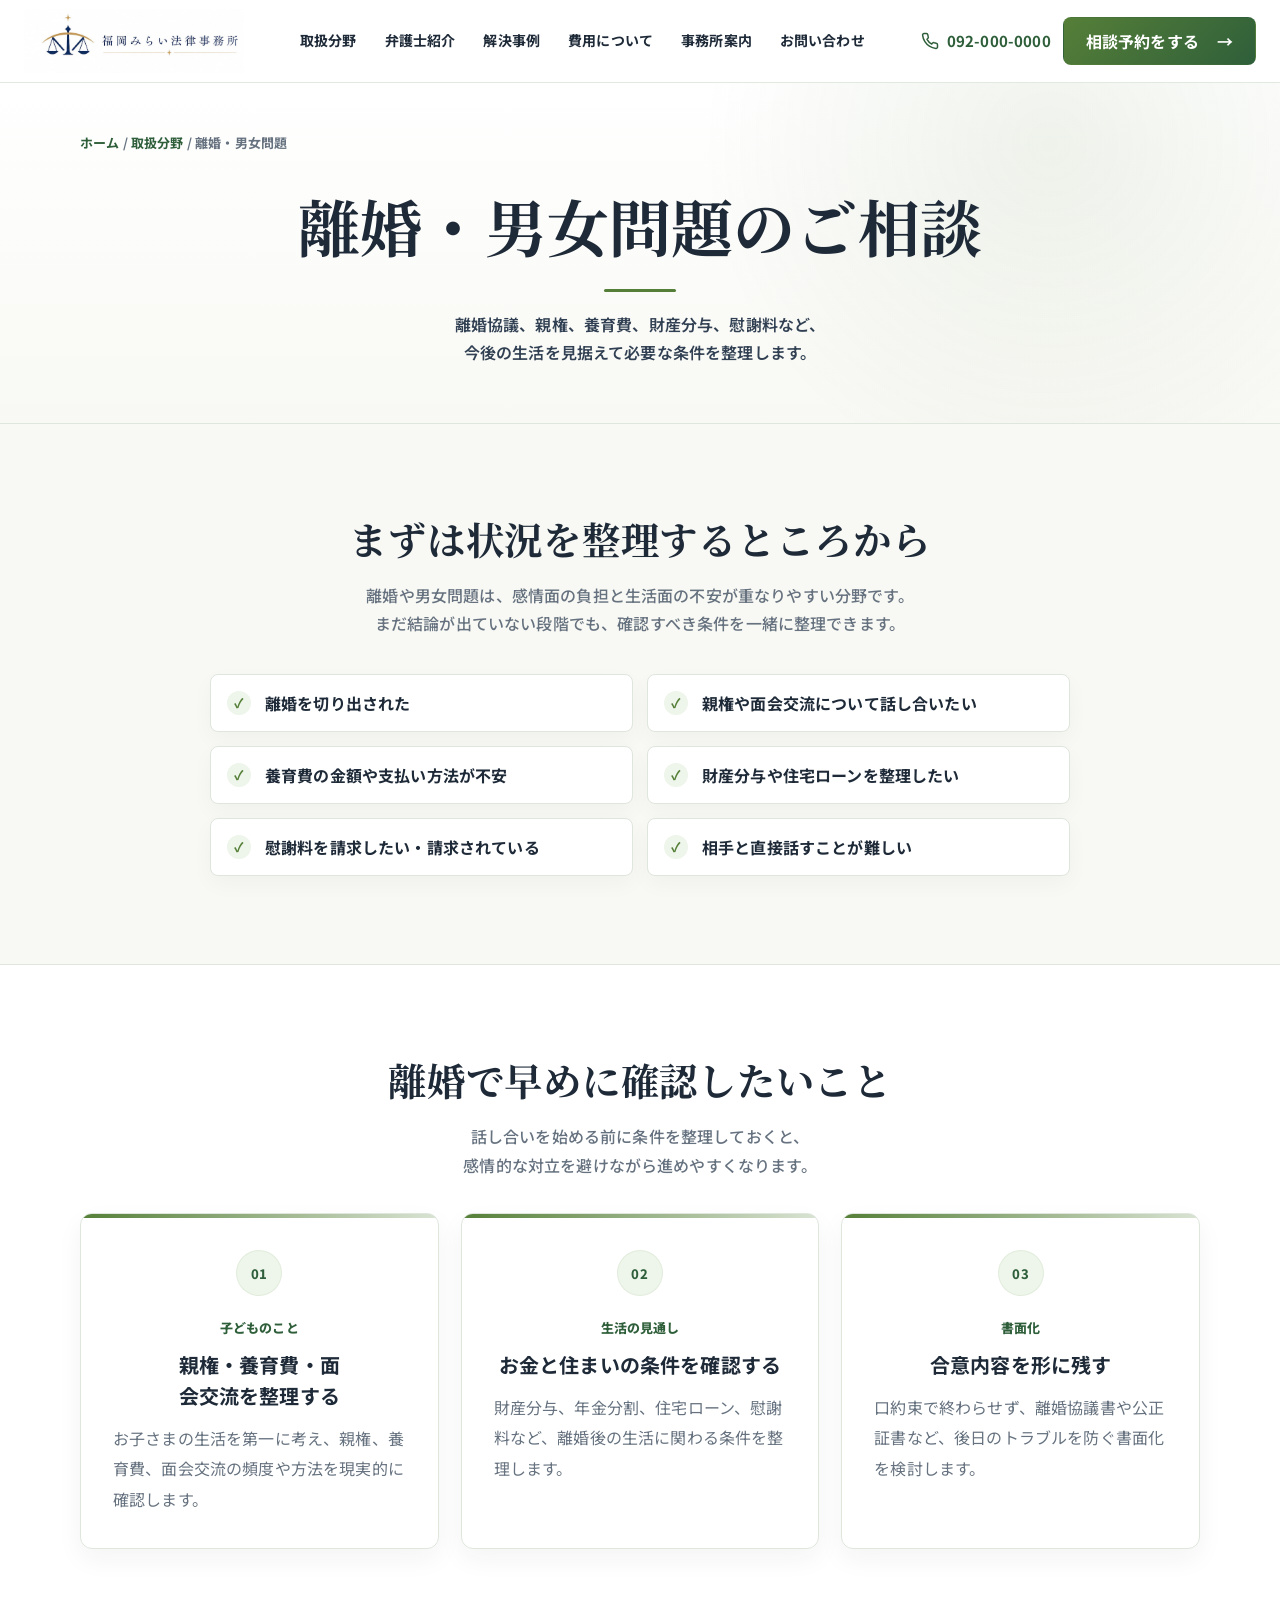
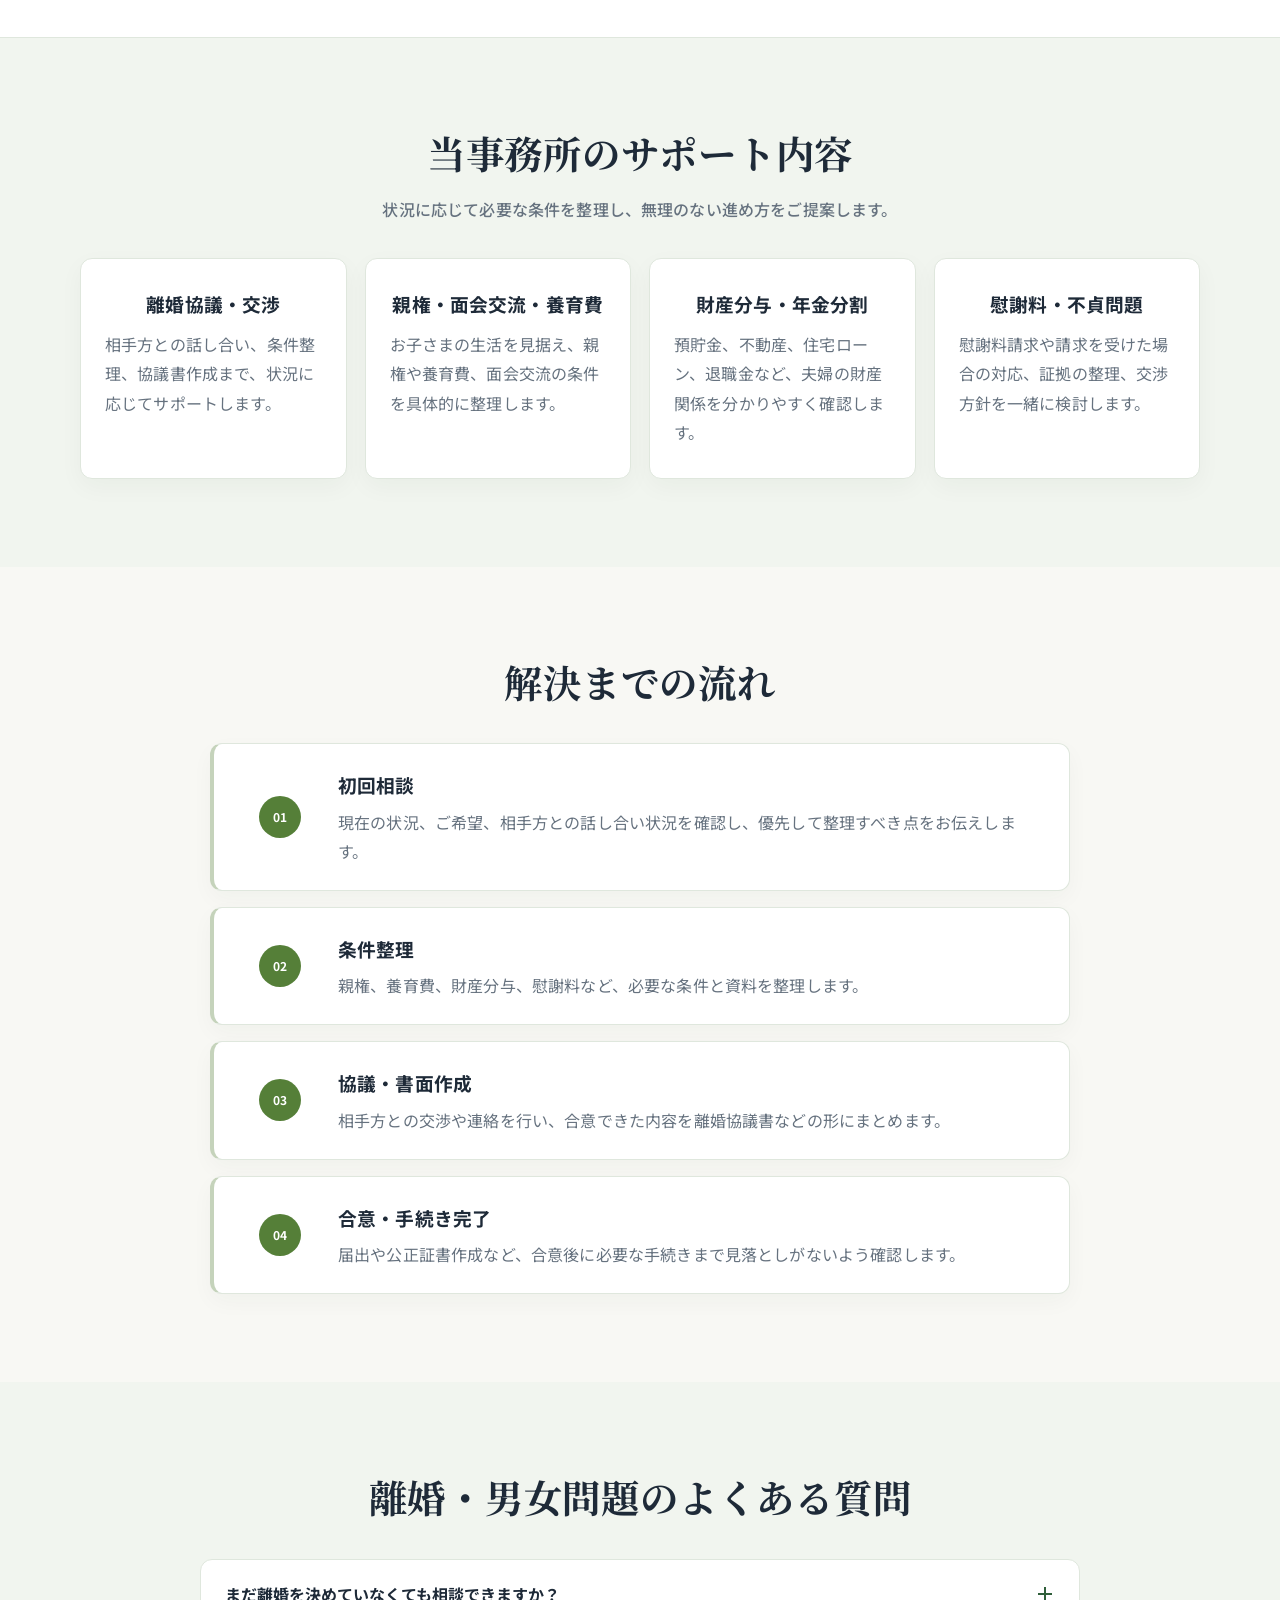
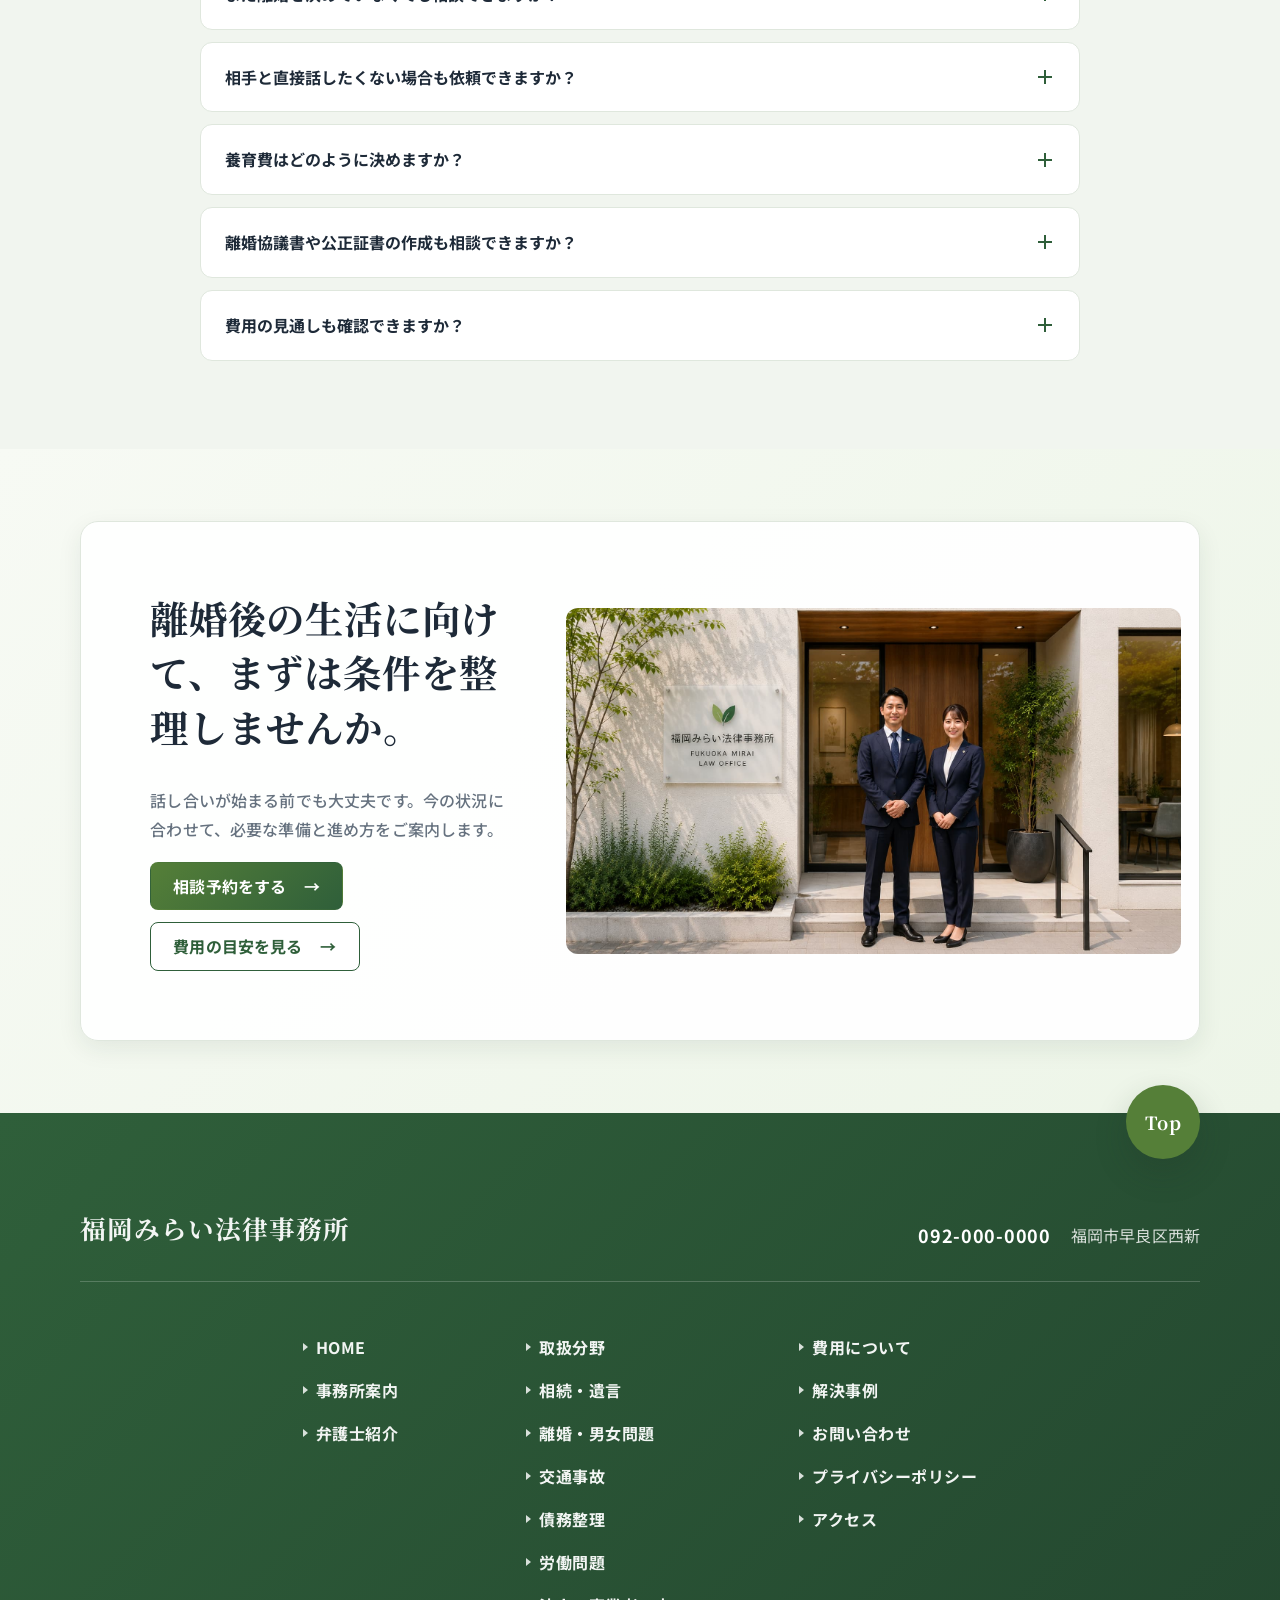
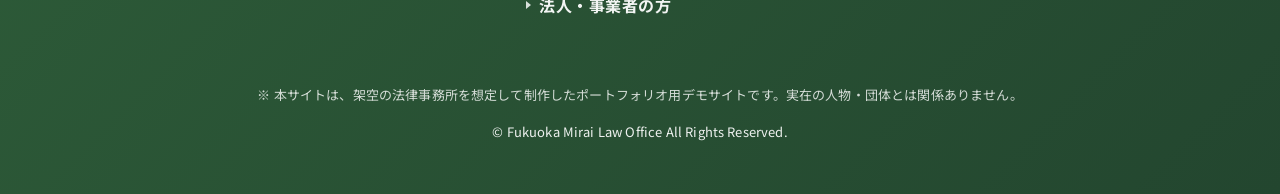
<file: divorce.html>
<!DOCTYPE html>
<html lang="ja">
<head>
  <meta charset="UTF-8">
  <meta name="viewport" content="width=device-width, initial-scale=1.0">
  <meta name="description" content="離婚・男女問題のご相談。離婚協議、親権、養育費、財産分与、慰謝料などを福岡みらい法律事務所がサポートします。">
  <title>離婚問題のご相談｜福岡みらい法律事務所</title>
  <link rel="canonical" href="https://kota-web-design.github.io/fukuoka-mirai-law-demo/divorce.html">
  <link rel="icon" type="image/png" sizes="64x64" href="img/favicon.png">
  <link rel="apple-touch-icon" sizes="180x180" href="img/apple-touch-icon.png">
  <meta name="theme-color" content="#1b2f4d">
  <meta property="og:locale" content="ja_JP">
  <meta property="og:type" content="website">
  <meta property="og:site_name" content="福岡みらい法律事務所">
  <meta property="og:title" content="離婚問題のご相談｜福岡みらい法律事務所">
  <meta property="og:description" content="離婚・男女問題のご相談。離婚協議、親権、養育費、財産分与、慰謝料などを福岡みらい法律事務所がサポートします。">
  <meta property="og:url" content="https://kota-web-design.github.io/fukuoka-mirai-law-demo/divorce.html">
  <meta property="og:image" content="https://kota-web-design.github.io/fukuoka-mirai-law-demo/img/ogp-hero.jpg">
  <meta property="og:image:type" content="image/jpeg">
  <meta property="og:image:width" content="1200">
  <meta property="og:image:height" content="630">
  <meta property="og:image:alt" content="福岡みらい法律事務所の外観、所属弁護士、法律相談のご案内">
  <meta name="twitter:card" content="summary_large_image">
  <link rel="preconnect" href="https://fonts.googleapis.com">
  <link rel="preconnect" href="https://fonts.gstatic.com" crossorigin>
  <link href="https://fonts.googleapis.com/css2?family=Noto+Sans+JP:wght@400;500;600;700&amp;family=Noto+Serif+JP:wght@500;600;700&amp;display=swap" rel="stylesheet">
  <link rel="stylesheet" href="style.css?v=20260619-1">
</head>
<body>
  <a class="skip-link" href="#main">本文へ移動</a>
  <header class="site-header">
    <div class="site-header__inner">
      <a class="site-header__logo" href="index.html"><img src="img/logo-horizontal.jpg" alt="福岡みらい法律事務所" width="1250" height="360"></a>
      <nav class="site-header__nav" aria-label="グローバルナビゲーション"><a href="practice.html">取扱分野</a><a href="lawyers.html">弁護士紹介</a><a href="cases.html">解決事例</a><a href="fee.html">費用について</a><a href="office.html">事務所案内</a><a href="contact.html">お問い合わせ</a></nav>
      <div class="site-header__actions"><a class="site-header__tel" href="tel:0920000000"><span>092-000-0000</span></a><a class="button button--green" href="contact.html#contactForm">相談予約をする</a></div>
      <button class="menu-button" type="button" aria-label="メニューを開く" aria-expanded="false" aria-controls="mobileNav"><span></span><span></span><span></span></button>
    </div>
    <nav class="mobile-nav" id="mobileNav" aria-label="スマートフォンナビゲーション"><a href="index.html">ホーム</a><a href="practice.html">取扱分野</a><a href="lawyers.html">弁護士紹介</a><a href="cases.html">解決事例</a><a href="fee.html">費用について</a><a href="office.html">事務所案内</a><a href="contact.html">お問い合わせ</a></nav>
  </header>

  <main id="main">
    <!-- Page Hero -->
    <section class="page-hero page-hero--practice-detail page-hero--simple">
      <div class="container page-hero__inner page-hero__inner--breadcrumb-left">
        <p class="breadcrumb"><a href="index.html">ホーム</a> / <a href="practice.html">取扱分野</a> / 離婚・男女問題</p>
        <div class="page-hero__body">
          <h1>離婚・男女問題<br class="sp-only">のご相談</h1>
          <p>離婚協議、親権、養育費、財産分与、慰謝料など、<br class="pc-only">今後の生活を見据えて必要な条件を整理します。</p>
        </div>
      </div>
    </section>

    <!-- Practice Detail Intro -->
    <section class="section">
      <div class="container narrow practice-detail-intro practice-detail-intro--single">
        <div class="section-heading section-heading--center">
          <h2>まずは状況を<br class="sp-only">整理するところから</h2>
          <p>離婚や男女問題は、感情面の負担と生活面の不安が重なりやすい分野です。<br>まだ結論が出ていない段階でも、確認すべき条件を一緒に整理できます。</p>
        </div>
        <ul class="check-list check-list--grid">
          <li>離婚を切り出された</li>
          <li>親権や面会交流について話し合いたい</li>
          <li>養育費の金額や支払い方法が不安</li>
          <li>財産分与や住宅ローンを整理したい</li>
          <li>慰謝料を請求したい・請求されている</li>
          <li>相手と直接話すことが難しい</li>
        </ul>
      </div>
    </section>

    <!-- Key Points -->
    <section class="section section--line">
      <div class="container">
        <div class="section-heading section-heading--center">
          <h2>離婚で早めに確認したいこと</h2>
          <p>話し合いを始める前に条件を整理しておくと、<br class="pc-only">感情的な対立を避けながら進めやすくなります。</p>
        </div>
        <div class="detail-note-grid">
          <article><span>01</span><p class="detail-note-grid__label">子どものこと</p><h3>親権・養育費・面会交流を整理する</h3><p>お子さまの生活を第一に考え、親権、養育費、面会交流の頻度や方法を現実的に確認します。</p></article>
          <article><span>02</span><p class="detail-note-grid__label">生活の見通し</p><h3>お金と住まいの条件を確認する</h3><p>財産分与、年金分割、住宅ローン、慰謝料など、離婚後の生活に関わる条件を整理します。</p></article>
          <article><span>03</span><p class="detail-note-grid__label">書面化</p><h3>合意内容を形に残す</h3><p>口約束で終わらせず、離婚協議書や公正証書など、後日のトラブルを防ぐ書面化を検討します。</p></article>
        </div>
      </div>
    </section>

    <!-- Support -->
    <section class="section section--soft">
      <div class="container">
        <div class="section-heading section-heading--center">
          <h2>当事務所のサポート内容</h2>
          <p>状況に応じて必要な条件を整理し、無理のない進め方をご提案します。</p>
        </div>
        <div class="support-grid">
          <article><h3>離婚協議・交渉</h3><p>相手方との話し合い、条件整理、協議書作成まで、状況に応じてサポートします。</p></article>
          <article><h3>親権・面会交流・養育費</h3><p>お子さまの生活を見据え、親権や養育費、面会交流の条件を具体的に整理します。</p></article>
          <article><h3>財産分与・年金分割</h3><p>預貯金、不動産、住宅ローン、退職金など、夫婦の財産関係を分かりやすく確認します。</p></article>
          <article><h3>慰謝料・不貞問題</h3><p>慰謝料請求や請求を受けた場合の対応、証拠の整理、交渉方針を一緒に検討します。</p></article>
        </div>
      </div>
    </section>

    <!-- Detail Flow -->
    <section class="section">
      <div class="container">
        <div class="section-heading section-heading--center"><h2>解決までの流れ</h2></div>
        <ol class="vertical-flow">
          <li><span>01</span><div><h3>初回相談</h3><p>現在の状況、ご希望、相手方との話し合い状況を確認し、優先して整理すべき点をお伝えします。</p></div></li>
          <li><span>02</span><div><h3>条件整理</h3><p>親権、養育費、財産分与、慰謝料など、必要な条件と資料を整理します。</p></div></li>
          <li><span>03</span><div><h3>協議・書面作成</h3><p>相手方との交渉や連絡を行い、合意できた内容を離婚協議書などの形にまとめます。</p></div></li>
          <li><span>04</span><div><h3>合意・手続き完了</h3><p>届出や公正証書作成など、合意後に必要な手続きまで見落としがないよう確認します。</p></div></li>
        </ol>
      </div>
    </section>

    <!-- FAQ -->
    <section class="section section--soft">
      <div class="container narrow">
        <div class="section-heading section-heading--center"><h2>離婚・男女問題<br class="sp-only">のよくある質問</h2></div>
        <div class="faq-list">
          <div class="faq-item"><button type="button">まだ離婚を決めていなくても相談できますか？</button><div><p>はい。離婚するか迷っている段階でも、今後の選択肢や準備しておくことを整理できます。</p></div></div>
          <div class="faq-item"><button type="button">相手と直接話したくない場合も依頼できますか？</button><div><p>状況に応じて、代理人として相手方との連絡や交渉を行うことができます。</p></div></div>
          <div class="faq-item"><button type="button">養育費はどのように決めますか？</button><div><p>双方の収入やお子さまの人数などをもとに、算定表を参考にしながら具体的に検討します。</p></div></div>
          <div class="faq-item"><button type="button">離婚協議書や公正証書の作成も相談できますか？</button><div><p>はい。合意内容を後から確認できるよう、書面化や公正証書化のサポートも行います。</p></div></div>
          <div class="faq-item"><button type="button">費用の見通しも確認できますか？</button><div><p>相談内容や手続きの範囲を伺ったうえで、費用の目安を分かりやすくご説明します。</p></div></div>
        </div>
      </div>
    </section>

    <!-- CTA -->
    <section class="cta-panel cta-panel--detail">
      <div class="container cta-panel__inner">
        <div class="cta-panel__content">
          <h2>離婚後の生活に向けて、まずは条件を整理しませんか。</h2>
          <p>話し合いが始まる前でも大丈夫です。今の状況に合わせて、必要な準備と進め方をご案内します。</p>
          <div class="cta-panel__buttons"><a class="button button--green" href="contact.html#contactForm">相談予約をする</a><a class="button button--outline" href="fee.html">費用の目安を見る</a></div>
        </div>
        <figure class="cta-panel__media"><img src="img/practice-detail-main.jpg" alt="福岡みらい法律事務所の入口前に立つ弁護士" width="1672" height="941" loading="lazy"></figure>
      </div>
    </section>
  </main>

  <footer class="site-footer">
    <a class="footer-top" href="#main" aria-label="ページ上部へ戻る">Top</a>
    <div class="container site-footer__identity">
      <a class="site-footer__brand" href="index.html">福岡みらい法律事務所</a>
      <p><a href="tel:0920000000">092-000-0000</a><span>福岡市早良区西新</span></p>
    </div>
    <nav class="container site-footer__links" aria-label="フッターナビゲーション">
      <ul><li><a href="index.html">HOME</a></li><li><a href="office.html">事務所案内</a></li><li><a href="lawyers.html">弁護士紹介</a></li></ul>
      <ul><li><a href="practice.html">取扱分野</a></li><li><a href="inheritance.html">相続・遺言</a></li><li><a href="divorce.html">離婚・男女問題</a></li><li><a href="accident.html">交通事故</a></li><li><a href="debt.html">債務整理</a></li><li><a href="labor.html">労働問題</a></li><li><a href="corporate.html">法人・事業者の方</a></li></ul>
      <ul><li><a href="fee.html">費用について</a></li><li><a href="cases.html">解決事例</a></li><li><a href="contact.html">お問い合わせ</a></li><li><a href="privacy.html">プライバシーポリシー</a></li><li><a href="office.html">アクセス</a></li></ul>
    </nav>
    <p class="site-footer__demo-note">※ 本サイトは、架空の法律事務所を想定して制作したポートフォリオ用デモサイトです。実在の人物・団体とは関係ありません。</p>
    <p class="site-footer__copy">&copy; Fukuoka Mirai Law Office All Rights Reserved.</p>
  </footer>
  <script src="script.js?v=20260618-3"></script>
</body>
</html>
</file>
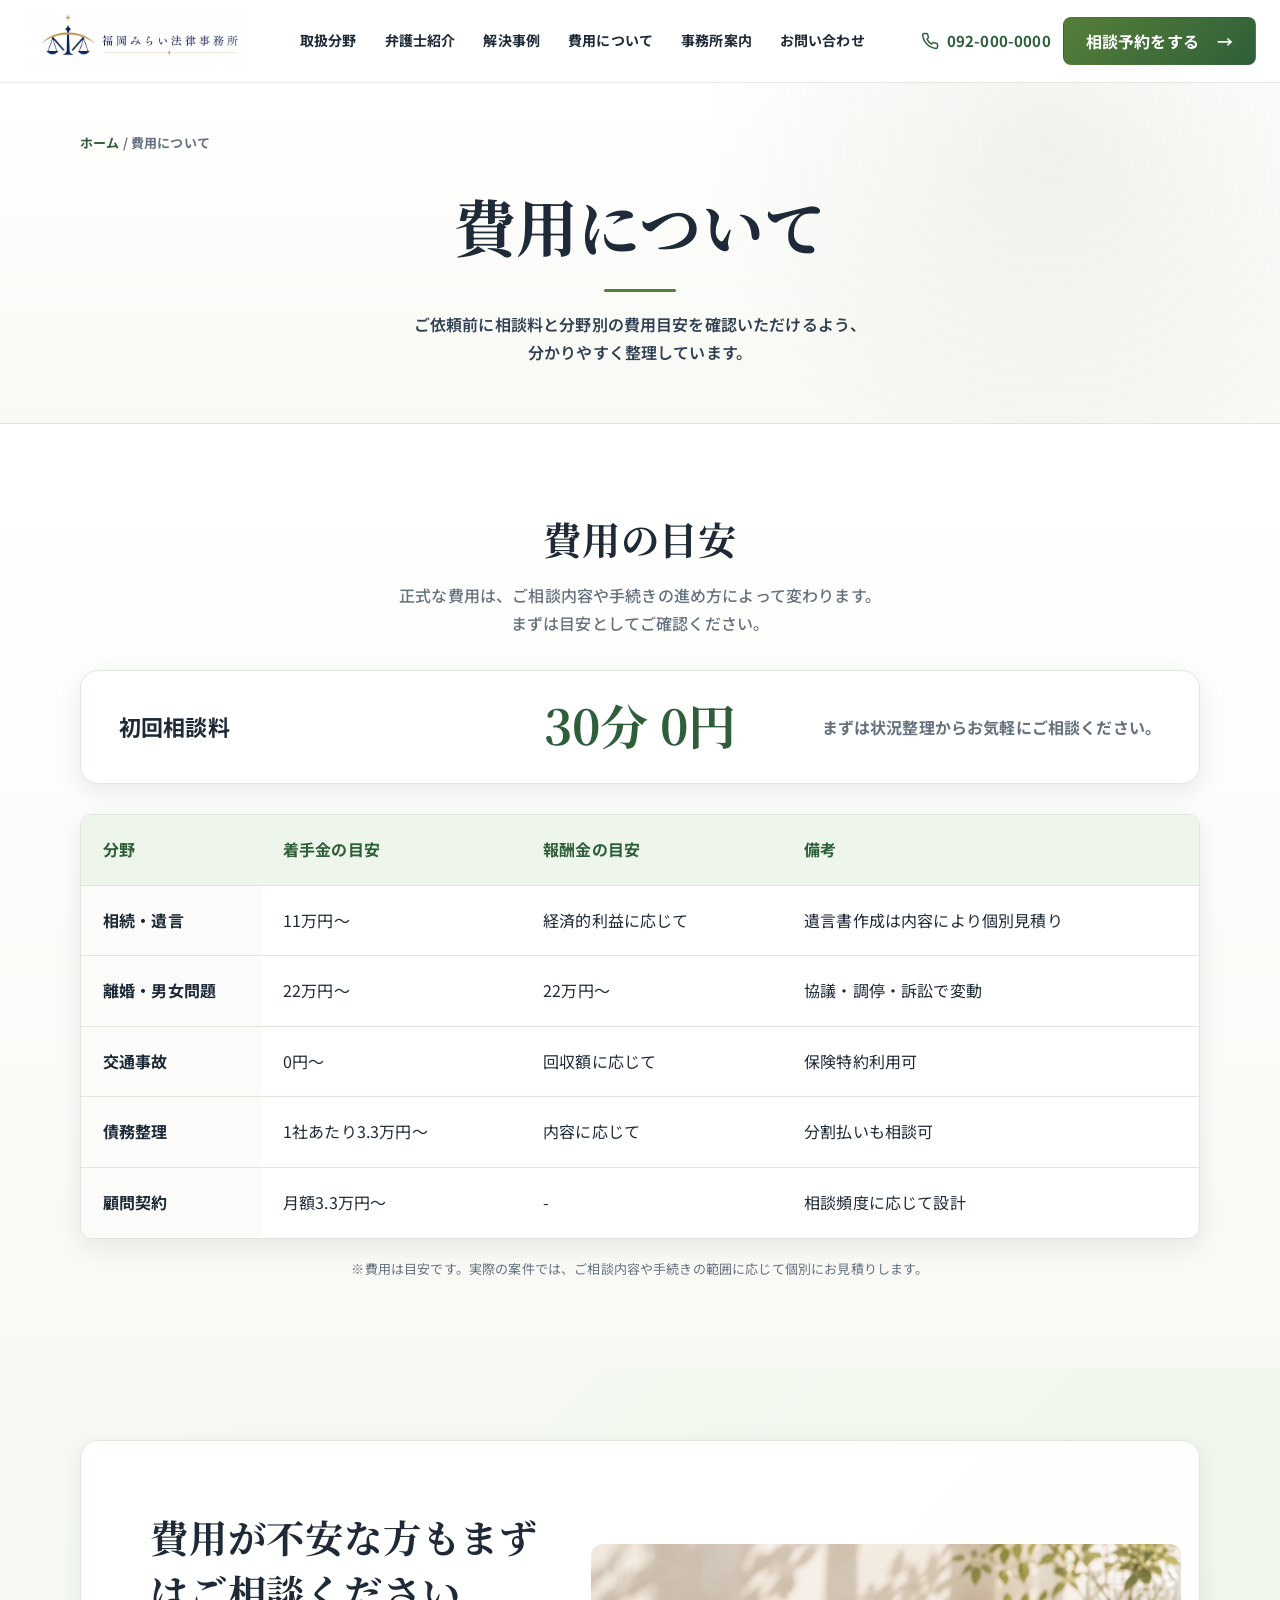
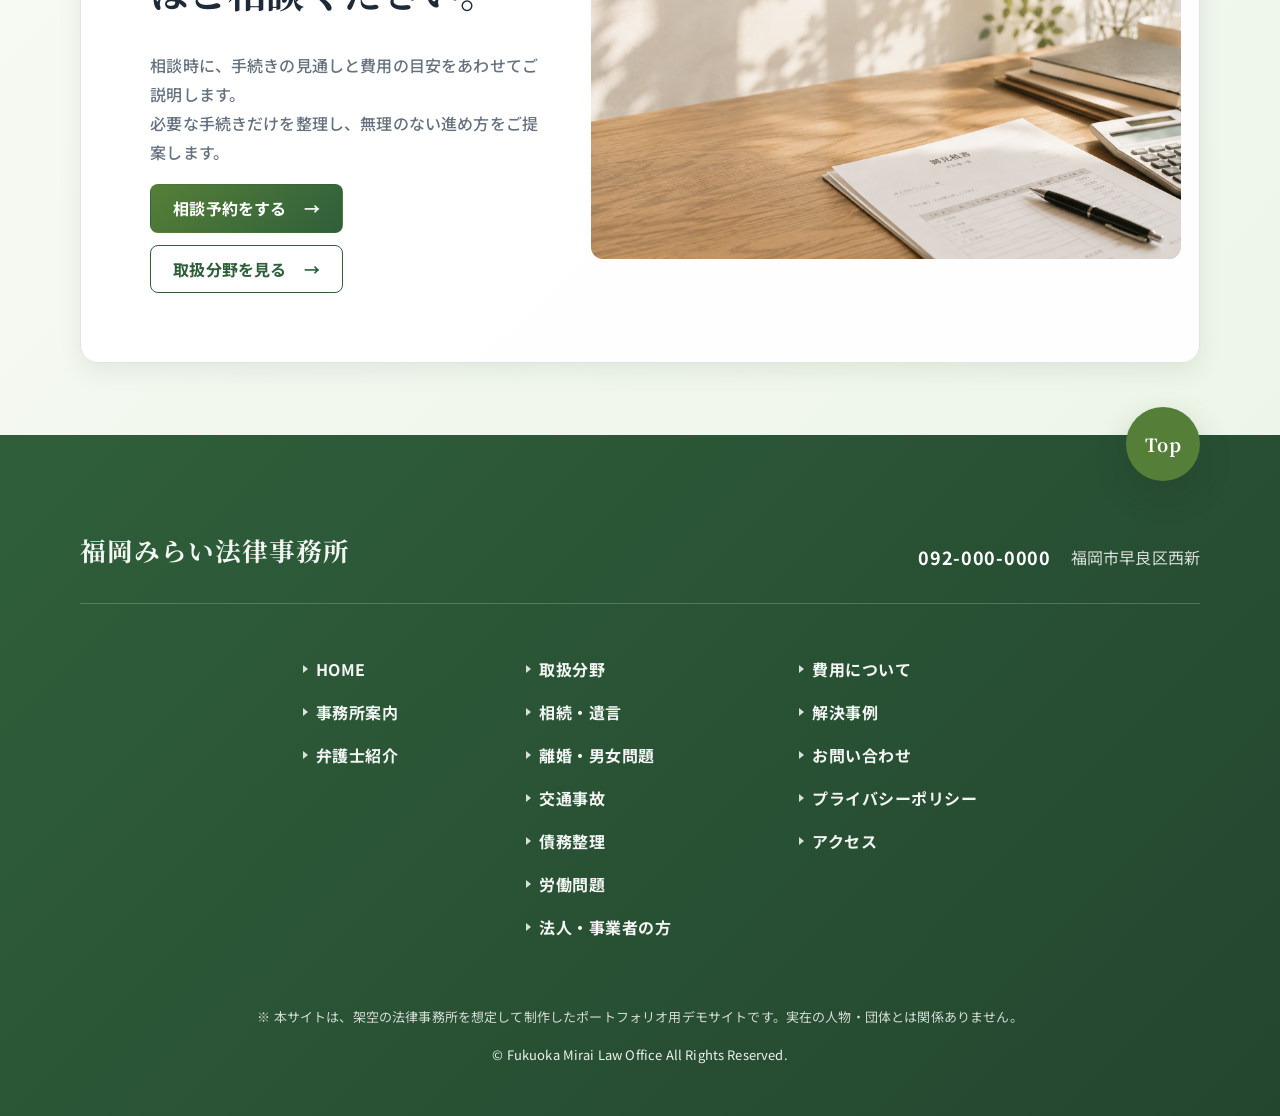
<file: fee.html>
<!DOCTYPE html>
<html lang="ja">
<head>
  <meta charset="UTF-8">
  <meta name="viewport" content="width=device-width, initial-scale=1.0">
  <meta name="description" content="福岡みらい法律事務所の費用ページ。初回相談料、分野別の費用目安、依頼前に確認できるポイントをご案内します。">
  <title>費用について｜福岡みらい法律事務所</title>
  <link rel="canonical" href="https://kota-web-design.github.io/fukuoka-mirai-law-demo/fee.html">
  <link rel="icon" type="image/png" sizes="64x64" href="img/favicon.png">
  <link rel="apple-touch-icon" sizes="180x180" href="img/apple-touch-icon.png">
  <meta name="theme-color" content="#1b2f4d">
  <meta property="og:locale" content="ja_JP">
  <meta property="og:type" content="website">
  <meta property="og:site_name" content="福岡みらい法律事務所">
  <meta property="og:title" content="費用について｜福岡みらい法律事務所">
  <meta property="og:description" content="福岡みらい法律事務所の費用ページ。初回相談料、分野別の費用目安、依頼前に確認できるポイントをご案内します。">
  <meta property="og:url" content="https://kota-web-design.github.io/fukuoka-mirai-law-demo/fee.html">
  <meta property="og:image" content="https://kota-web-design.github.io/fukuoka-mirai-law-demo/img/ogp-hero.jpg">
  <meta property="og:image:type" content="image/jpeg">
  <meta property="og:image:width" content="1200">
  <meta property="og:image:height" content="630">
  <meta property="og:image:alt" content="福岡みらい法律事務所の外観、所属弁護士、法律相談のご案内">
  <meta name="twitter:card" content="summary_large_image">
  <link rel="preconnect" href="https://fonts.googleapis.com">
  <link rel="preconnect" href="https://fonts.gstatic.com" crossorigin>
  <link href="https://fonts.googleapis.com/css2?family=Noto+Sans+JP:wght@400;500;600;700&amp;family=Noto+Serif+JP:wght@500;600;700&amp;display=swap" rel="stylesheet">
  <link rel="stylesheet" href="style.css?v=20260619-1">
</head>
<body>
  <a class="skip-link" href="#main">本文へ移動</a>
  <header class="site-header"><div class="site-header__inner"><a class="site-header__logo" href="index.html"><img src="img/logo-horizontal.jpg" alt="福岡みらい法律事務所" width="1250" height="360"></a><nav class="site-header__nav" aria-label="グローバルナビゲーション"><a href="practice.html">取扱分野</a><a href="lawyers.html">弁護士紹介</a><a href="cases.html">解決事例</a><a href="fee.html">費用について</a><a href="office.html">事務所案内</a><a href="contact.html">お問い合わせ</a></nav><div class="site-header__actions"><a class="site-header__tel" href="tel:0920000000"><span>092-000-0000</span></a><a class="button button--green" href="contact.html#contactForm">相談予約をする</a></div><button class="menu-button" type="button" aria-label="メニューを開く" aria-expanded="false" aria-controls="mobileNav"><span></span><span></span><span></span></button></div><nav class="mobile-nav" id="mobileNav" aria-label="スマートフォンナビゲーション"><a href="index.html">ホーム</a><a href="practice.html">取扱分野</a><a href="lawyers.html">弁護士紹介</a><a href="cases.html">解決事例</a><a href="fee.html">費用について</a><a href="office.html">事務所案内</a><a href="contact.html">お問い合わせ</a></nav></header>
  <main id="main">
    <!-- Page Hero -->
    <section class="page-hero page-hero--fee page-hero--simple"><div class="container page-hero__inner"><p class="breadcrumb"><a href="index.html">ホーム</a> / 費用について</p><h1>費用について</h1><p>ご依頼前に相談料と分野別の費用目安を<br class="sp-only">確認いただけるよう、<br class="pc-only">分かりやすく整理しています。</p></div></section>

    <!-- Fee -->
    <section class="section fee-section">
      <div class="container">
        <div class="section-heading section-heading--center fee-heading"><h2>費用の目安</h2><p>正式な費用は、<br class="sp-only">ご相談内容や手続きの進め方によって変わります。<br>
          まずは目安としてご確認ください。</p></div>
        <div class="fee-highlight"><h2>初回相談料</h2><p><strong>30分 0円</strong></p><span>まずは状況整理からお気軽にご相談ください。</span></div>
        <div class="table-wrap">
          <table class="fee-table">
            <thead><tr><th>分野</th><th>着手金の目安</th><th>報酬金の目安</th><th>備考</th></tr></thead>
            <tbody>
              <tr><th>相続・遺言</th><td>11万円〜</td><td>経済的利益に応じて</td><td>遺言書作成は内容により個別見積り</td></tr>
              <tr><th>離婚・男女問題</th><td>22万円〜</td><td>22万円〜</td><td>協議・調停・訴訟で変動</td></tr>
              <tr><th>交通事故</th><td>0円〜</td><td>回収額に応じて</td><td>保険特約利用可</td></tr>
              <tr><th>債務整理</th><td>1社あたり3.3万円〜</td><td>内容に応じて</td><td>分割払いも相談可</td></tr>
              <tr><th>顧問契約</th><td>月額3.3万円〜</td><td>-</td><td>相談頻度に応じて設計</td></tr>
            </tbody>
          </table>
        </div>
        <p class="note">※費用は目安です。実際の案件では、ご相談内容や手続きの範囲に応じて個別にお見積りします。</p>
      </div>
    </section>
    <section class="cta-panel cta-panel--fee"><div class="container cta-panel__inner"><div class="cta-panel__content"><h2>費用が不安な方もまずはご相談ください。</h2><p>相談時に、手続きの見通しと費用の目安をあわせてご説明します。<br>必要な手続きだけを整理し、無理のない進め方をご提案します。</p><div class="cta-panel__buttons"><a class="button button--green" href="contact.html#contactForm">相談予約をする</a><a class="button button--outline" href="practice.html">取扱分野を見る</a></div></div><figure class="cta-panel__media"><img src="img/fee_hero.jpg" alt="費用相談をイメージした書類と電卓" width="1717" height="916" loading="lazy"></figure></div></section>
  </main>
  <footer class="site-footer">
    <a class="footer-top" href="#main" aria-label="ページ上部へ戻る">Top</a>
    <div class="container site-footer__identity">
      <a class="site-footer__brand" href="index.html">福岡みらい法律事務所</a>
      <p><a href="tel:0920000000">092-000-0000</a><span>福岡市早良区西新</span></p>
    </div>
    <nav class="container site-footer__links" aria-label="フッターナビゲーション">
      <ul>
        <li><a href="index.html">HOME</a></li>
        <li><a href="office.html">事務所案内</a></li>
        <li><a href="lawyers.html">弁護士紹介</a></li>
      </ul>
      <ul>
        <li><a href="practice.html">取扱分野</a></li>
        <li><a href="inheritance.html">相続・遺言</a></li>
        <li><a href="divorce.html">離婚・男女問題</a></li>
        <li><a href="accident.html">交通事故</a></li>
        <li><a href="debt.html">債務整理</a></li>
        <li><a href="labor.html">労働問題</a></li>
        <li><a href="corporate.html">法人・事業者の方</a></li>
      </ul>
      <ul>
        <li><a href="fee.html">費用について</a></li>
        <li><a href="cases.html">解決事例</a></li>
        <li><a href="contact.html">お問い合わせ</a></li>
        <li><a href="privacy.html">プライバシーポリシー</a></li>
        <li><a href="office.html">アクセス</a></li>
      </ul>
    </nav>
    <p class="site-footer__demo-note">※ 本サイトは、架空の法律事務所を想定して制作したポートフォリオ用デモサイトです。実在の人物・団体とは関係ありません。</p>
    <p class="site-footer__copy">&copy; Fukuoka Mirai Law Office All Rights Reserved.</p>
  </footer>
  <script src="script.js?v=20260618-3"></script>
</body>
</html>
</file>
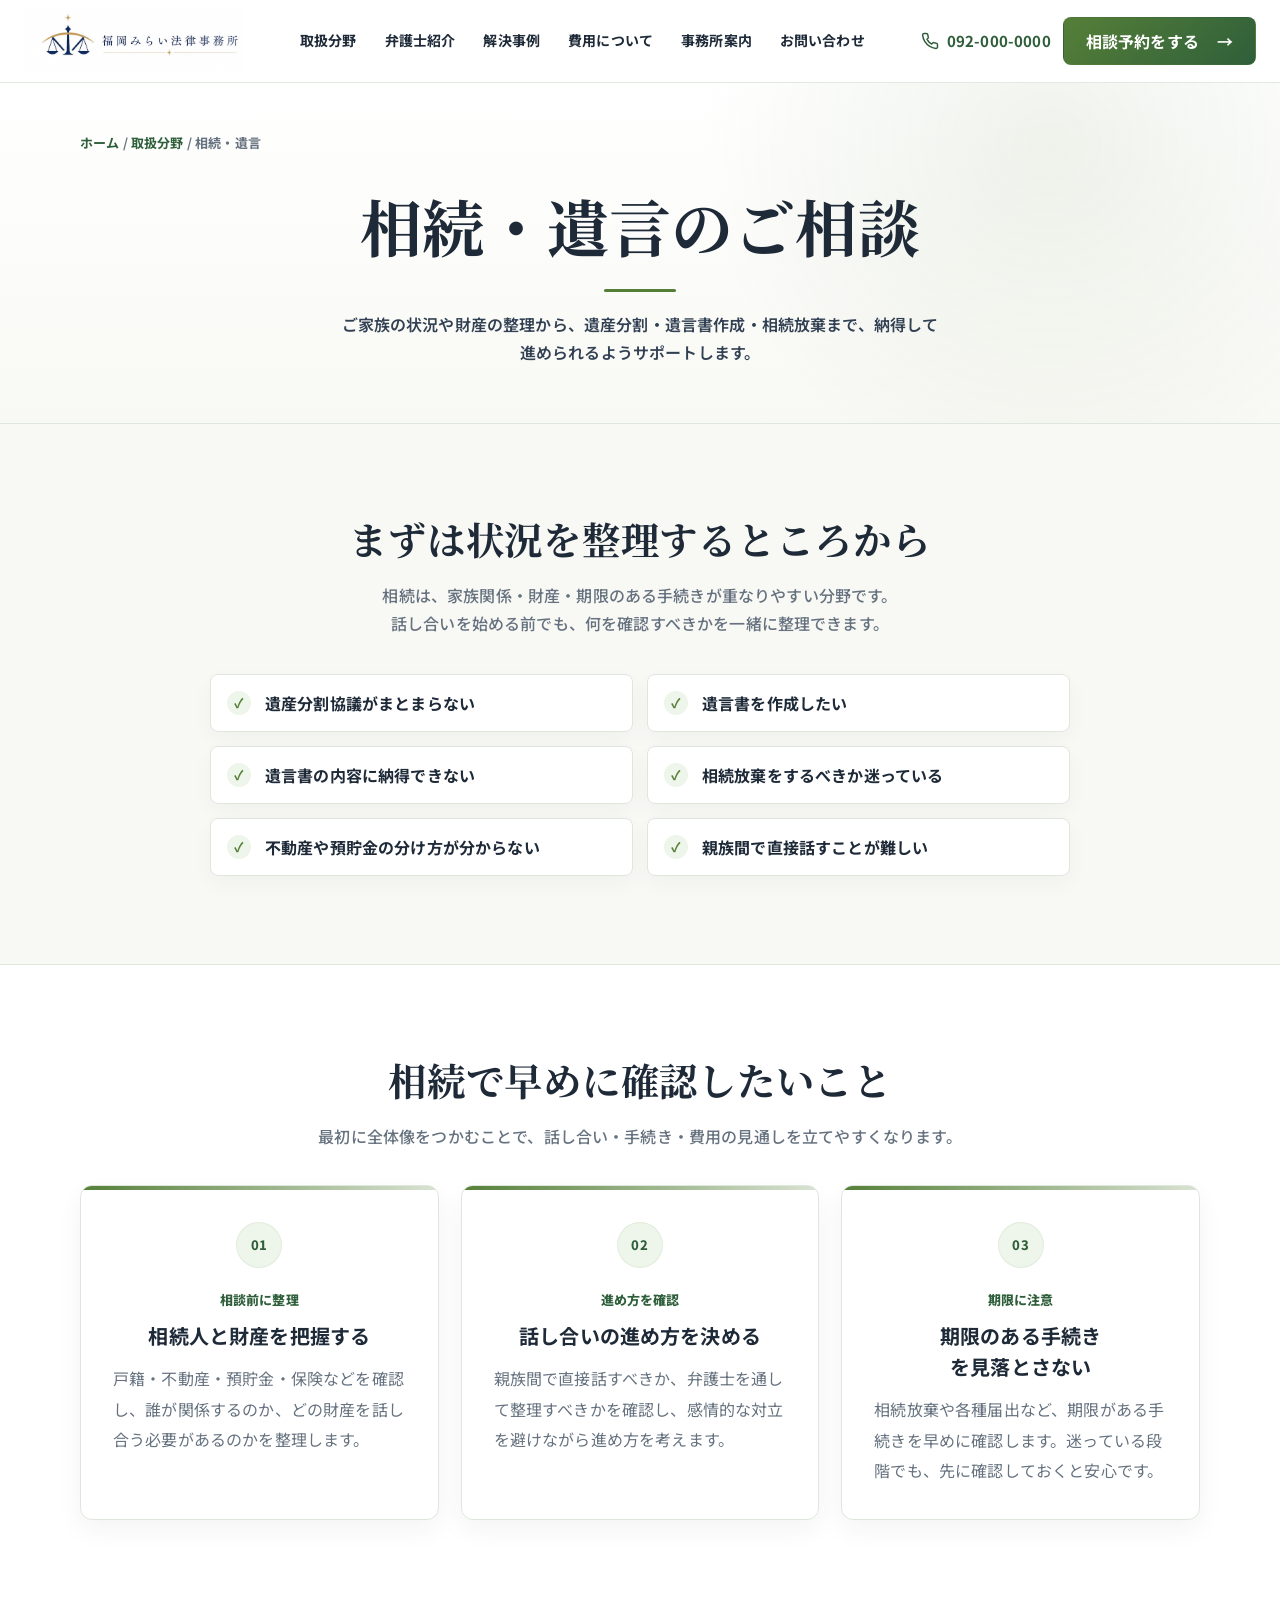
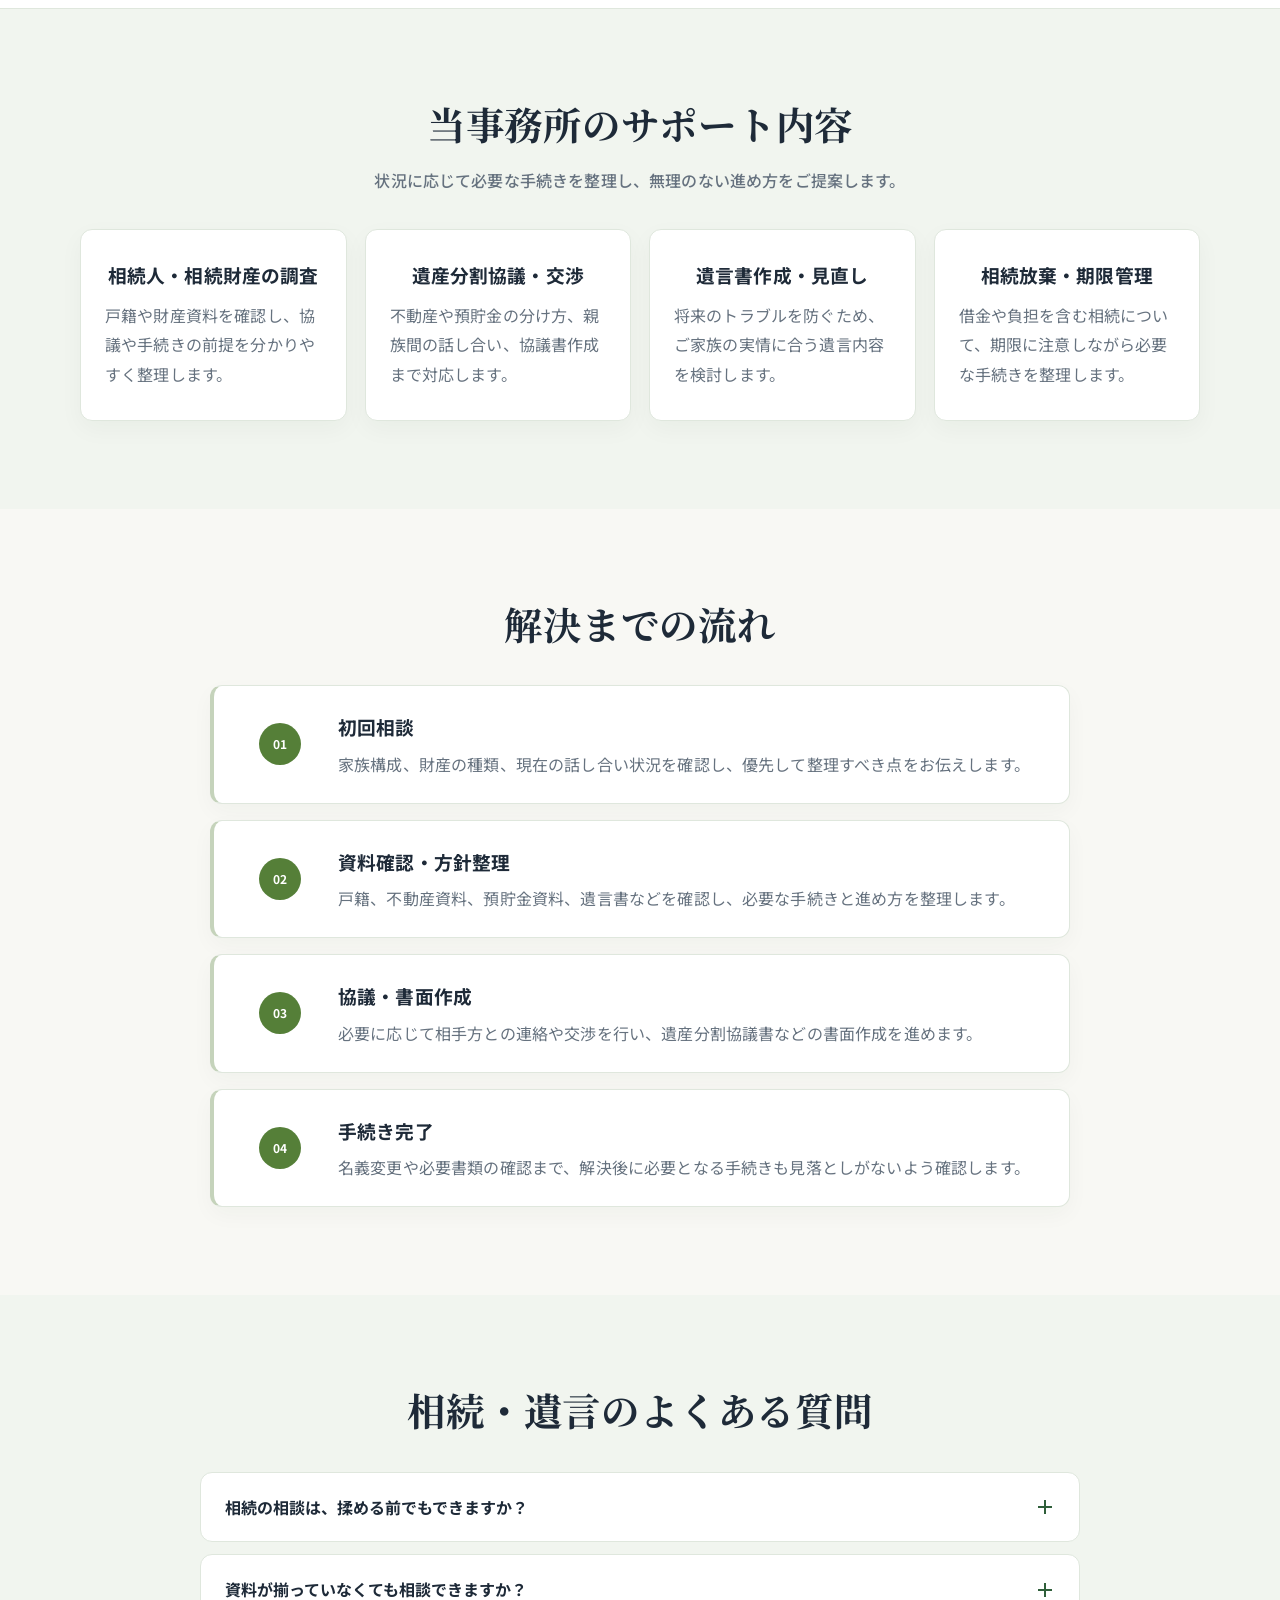
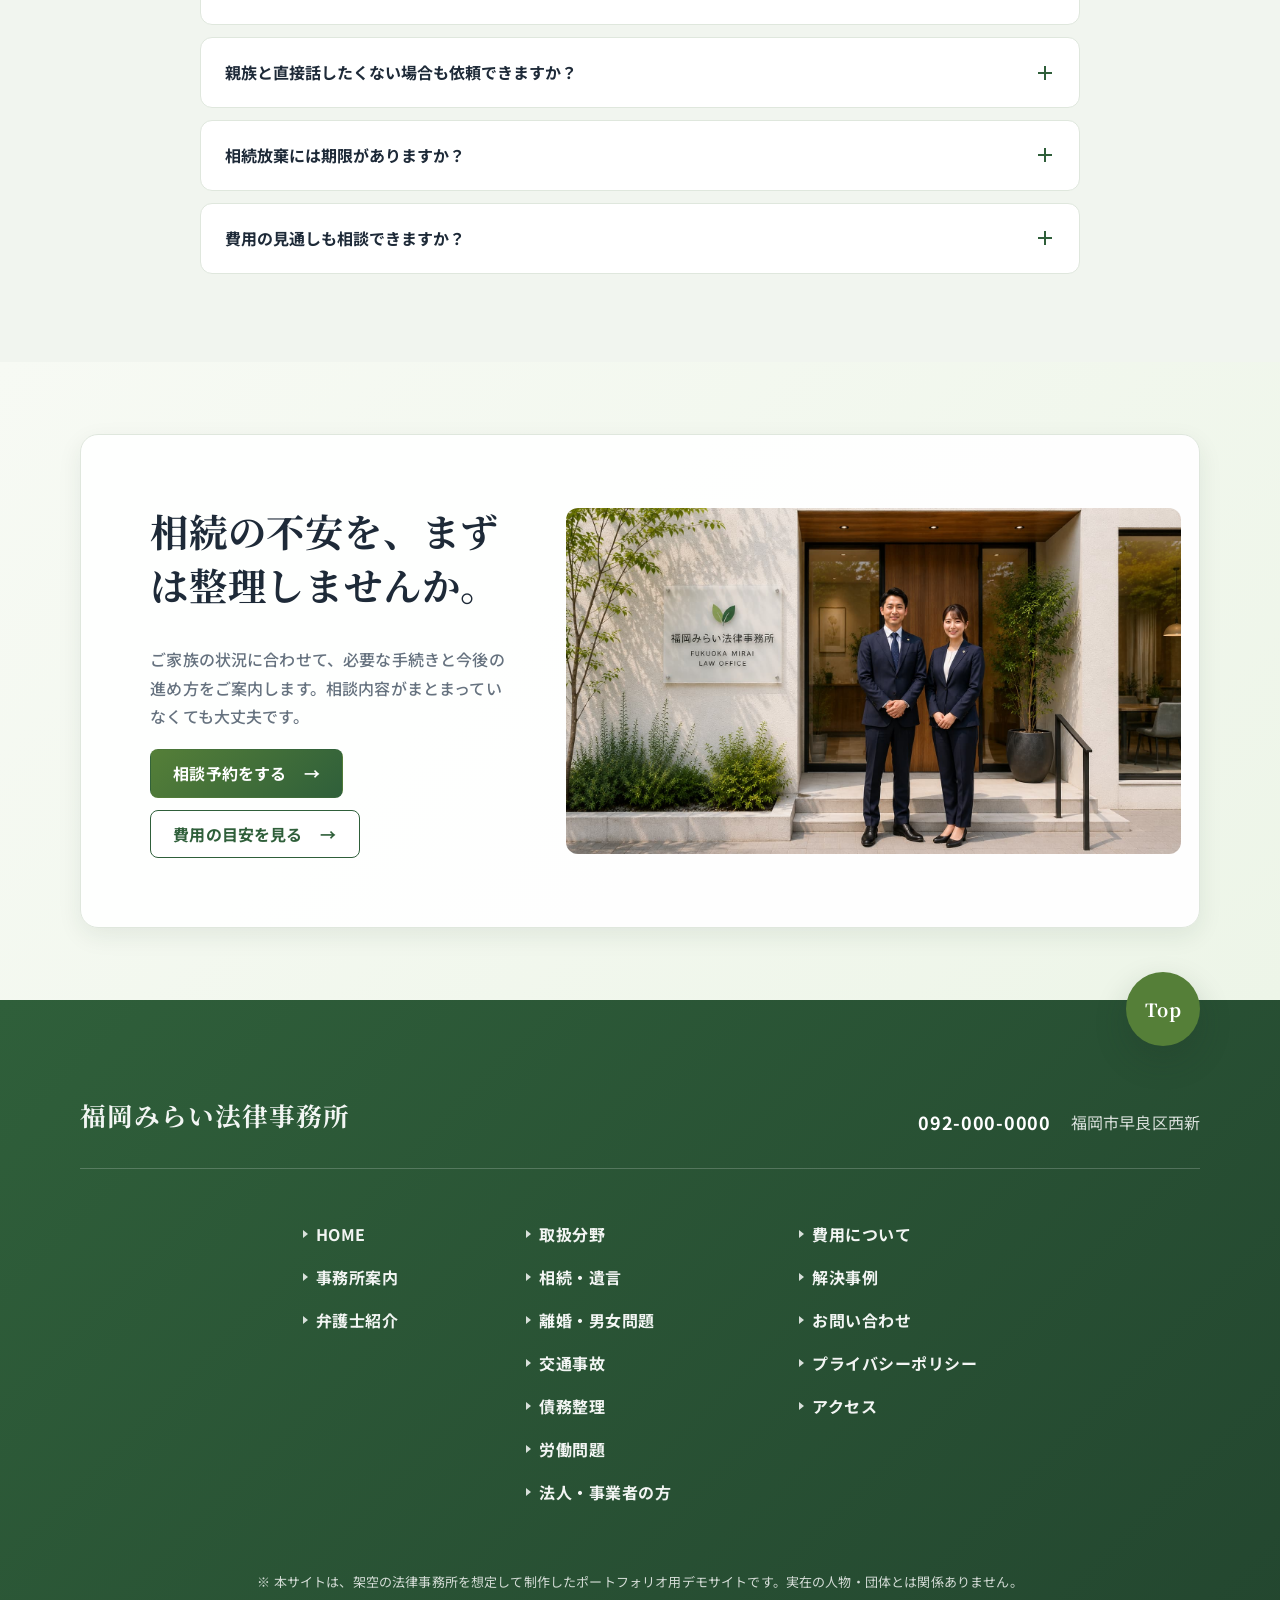
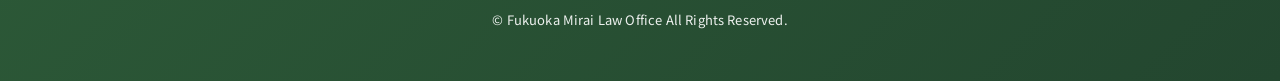
<file: inheritance.html>
<!DOCTYPE html>
<html lang="ja">
<head>
  <meta charset="UTF-8">
  <meta name="viewport" content="width=device-width, initial-scale=1.0">
  <meta name="description" content="相続・遺言のご相談。遺産分割、遺言書作成、相続放棄、遺留分などを福岡みらい法律事務所がサポートします。">
  <title>相続問題のご相談｜福岡みらい法律事務所</title>
  <link rel="canonical" href="https://kota-web-design.github.io/fukuoka-mirai-law-demo/inheritance.html">
  <link rel="icon" type="image/png" sizes="64x64" href="img/favicon.png">
  <link rel="apple-touch-icon" sizes="180x180" href="img/apple-touch-icon.png">
  <meta name="theme-color" content="#1b2f4d">
  <meta property="og:locale" content="ja_JP">
  <meta property="og:type" content="website">
  <meta property="og:site_name" content="福岡みらい法律事務所">
  <meta property="og:title" content="相続問題のご相談｜福岡みらい法律事務所">
  <meta property="og:description" content="相続・遺言のご相談。遺産分割、遺言書作成、相続放棄、遺留分などを福岡みらい法律事務所がサポートします。">
  <meta property="og:url" content="https://kota-web-design.github.io/fukuoka-mirai-law-demo/inheritance.html">
  <meta property="og:image" content="https://kota-web-design.github.io/fukuoka-mirai-law-demo/img/ogp-hero.jpg">
  <meta property="og:image:type" content="image/jpeg">
  <meta property="og:image:width" content="1200">
  <meta property="og:image:height" content="630">
  <meta property="og:image:alt" content="福岡みらい法律事務所の外観、所属弁護士、法律相談のご案内">
  <meta name="twitter:card" content="summary_large_image">
  <link rel="preconnect" href="https://fonts.googleapis.com">
  <link rel="preconnect" href="https://fonts.gstatic.com" crossorigin>
  <link href="https://fonts.googleapis.com/css2?family=Noto+Sans+JP:wght@400;500;600;700&amp;family=Noto+Serif+JP:wght@500;600;700&amp;display=swap" rel="stylesheet">
  <link rel="stylesheet" href="style.css?v=20260619-1">
</head>
<body>
  <a class="skip-link" href="#main">本文へ移動</a>
  <header class="site-header">
    <div class="site-header__inner">
      <a class="site-header__logo" href="index.html"><img src="img/logo-horizontal.jpg" alt="福岡みらい法律事務所" width="1250" height="360"></a>
      <nav class="site-header__nav" aria-label="グローバルナビゲーション"><a href="practice.html">取扱分野</a><a href="lawyers.html">弁護士紹介</a><a href="cases.html">解決事例</a><a href="fee.html">費用について</a><a href="office.html">事務所案内</a><a href="contact.html">お問い合わせ</a></nav>
      <div class="site-header__actions"><a class="site-header__tel" href="tel:0920000000"><span>092-000-0000</span></a><a class="button button--green" href="contact.html#contactForm">相談予約をする</a></div>
      <button class="menu-button" type="button" aria-label="メニューを開く" aria-expanded="false" aria-controls="mobileNav"><span></span><span></span><span></span></button>
    </div>
    <nav class="mobile-nav" id="mobileNav" aria-label="スマートフォンナビゲーション"><a href="index.html">ホーム</a><a href="practice.html">取扱分野</a><a href="lawyers.html">弁護士紹介</a><a href="cases.html">解決事例</a><a href="fee.html">費用について</a><a href="office.html">事務所案内</a><a href="contact.html">お問い合わせ</a></nav>
  </header>

  <main id="main">
    <!-- Page Hero -->
    <section class="page-hero page-hero--practice-detail page-hero--simple">
      <div class="container page-hero__inner page-hero__inner--breadcrumb-left">
        <p class="breadcrumb"><a href="index.html">ホーム</a> / <a href="practice.html">取扱分野</a> / 相続・遺言</p>
        <div class="page-hero__body">
          <h1>相続・遺言のご相談</h1>
          <p>ご家族の状況や財産の整理から、<br class="sp-only">遺産分割・遺言書作成・相続放棄まで、<br class="sp-only">納得して進められるようサポートします。</p>
        </div>
      </div>
    </section>

    <!-- Practice Detail Intro -->
    <section class="section">
      <div class="container narrow practice-detail-intro practice-detail-intro--single">
        <div class="section-heading section-heading--center">
          <h2>まずは状況を<br class="sp-only">整理するところから</h2>
          <p>相続は、家族関係・財産・期限のある手続きが<br class="sp-only">重なりやすい分野です。<br>話し合いを始める前でも、<br class="sp-only">何を確認すべきかを一緒に整理できます。</p>
        </div>
        <ul class="check-list check-list--grid">
          <li>遺産分割協議がまとまらない</li>
          <li>遺言書を作成したい</li>
          <li>遺言書の内容に納得できない</li>
          <li>相続放棄をするべきか迷っている</li>
          <li>不動産や預貯金の分け方が分からない</li>
          <li>親族間で直接話すことが難しい</li>
        </ul>
      </div>
    </section>

    <!-- Key Points -->
    <section class="section section--line">
      <div class="container">
        <div class="section-heading section-heading--center">
          <h2>相続で早めに確認したいこと</h2>
          <p>最初に全体像をつかむことで、話し合い・手続き・費用の見通しを立てやすくなります。</p>
        </div>
        <div class="detail-note-grid">
          <article>
            <span>01</span>
            <p class="detail-note-grid__label">相談前に整理</p>
            <h3>相続人と財産を把握する</h3>
            <p>戸籍・不動産・預貯金・保険などを確認し、誰が関係するのか、どの財産を話し合う必要があるのかを整理します。</p>
          </article>
          <article>
            <span>02</span>
            <p class="detail-note-grid__label">進め方を確認</p>
            <h3>話し合いの進め方を決める</h3>
            <p>親族間で直接話すべきか、弁護士を通して整理すべきかを確認し、感情的な対立を避けながら進め方を考えます。</p>
          </article>
          <article>
            <span>03</span>
            <p class="detail-note-grid__label">期限に注意</p>
            <h3>期限のある手続きを見落とさない</h3>
            <p>相続放棄や各種届出など、期限がある手続きを早めに確認します。迷っている段階でも、先に確認しておくと安心です。</p>
          </article>
        </div>
      </div>
    </section>

    <!-- Support -->
    <section class="section section--soft">
      <div class="container">
        <div class="section-heading section-heading--center">
          <h2>当事務所のサポート内容</h2>
          <p>状況に応じて必要な手続きを整理し、<br class="sp-only">無理のない進め方をご提案します。</p>
        </div>
        <div class="support-grid">
          <article><h3>相続人・相続財産の調査</h3><p>戸籍や財産資料を確認し、協議や手続きの前提を分かりやすく整理します。</p></article>
          <article><h3>遺産分割協議・交渉</h3><p>不動産や預貯金の分け方、親族間の話し合い、協議書作成まで対応します。</p></article>
          <article><h3>遺言書作成・見直し</h3><p>将来のトラブルを防ぐため、ご家族の実情に合う遺言内容を検討します。</p></article>
          <article><h3>相続放棄・期限管理</h3><p>借金や負担を含む相続について、期限に注意しながら必要な手続きを整理します。</p></article>
        </div>
      </div>
    </section>

    <!-- Detail Flow -->
    <section class="section">
      <div class="container">
        <div class="section-heading section-heading--center">
          <h2>解決までの流れ</h2>
        </div>
        <ol class="vertical-flow">
          <li><span>01</span><div><h3>初回相談</h3><p>家族構成、財産の種類、現在の話し合い状況を確認し、優先して整理すべき点をお伝えします。</p></div></li>
          <li><span>02</span><div><h3>資料確認・方針整理</h3><p>戸籍、不動産資料、預貯金資料、遺言書などを確認し、必要な手続きと進め方を整理します。</p></div></li>
          <li><span>03</span><div><h3>協議・書面作成</h3><p>必要に応じて相手方との連絡や交渉を行い、遺産分割協議書などの書面作成を進めます。</p></div></li>
          <li><span>04</span><div><h3>手続き完了</h3><p>名義変更や必要書類の確認まで、解決後に必要となる手続きも見落としがないよう確認します。</p></div></li>
        </ol>
      </div>
    </section>

    <!-- FAQ -->
    <section class="section section--soft">
      <div class="container narrow">
        <div class="section-heading section-heading--center">
          <h2>相続・遺言のよくある質問</h2>
        </div>
        <div class="faq-list">
          <div class="faq-item"><button type="button">相続の相談は、揉める前でもできますか？</button><div><p>はい。揉める前に財産や相続人を整理しておくことで、トラブル予防や話し合いの準備につながります。</p></div></div>
          <div class="faq-item"><button type="button">資料が揃っていなくても相談できますか？</button><div><p>可能です。まずは分かる範囲でお話しいただき、必要な資料や確認方法を一緒に整理します。</p></div></div>
          <div class="faq-item"><button type="button">親族と直接話したくない場合も依頼できますか？</button><div><p>状況に応じて、代理人として連絡や交渉を行うことができます。直接のやり取りが負担な場合もご相談ください。</p></div></div>
          <div class="faq-item"><button type="button">相続放棄には期限がありますか？</button><div><p>原則として、相続があったことを知った時から3か月以内に家庭裁判所で手続きが必要です。迷っている段階でも早めの確認をおすすめします。</p></div></div>
          <div class="faq-item"><button type="button">費用の見通しも相談できますか？</button><div><p>はい。相談内容や手続きの範囲を伺ったうえで、費用の目安と進め方をできるだけ分かりやすくご説明します。</p></div></div>
        </div>
      </div>
    </section>

    <!-- CTA -->
    <section class="cta-panel cta-panel--detail">
      <div class="container cta-panel__inner">
        <div class="cta-panel__content">
          <h2>相続の不安を、まずは整理しませんか。</h2>
          <p>ご家族の状況に合わせて、必要な手続きと今後の進め方をご案内します。相談内容がまとまっていなくても大丈夫です。</p>
          <div class="cta-panel__buttons">
            <a class="button button--green" href="contact.html#contactForm">相談予約をする</a>
            <a class="button button--outline" href="fee.html">費用の目安を見る</a>
          </div>
        </div>
        <figure class="cta-panel__media">
          <img src="img/practice-detail-main.jpg" alt="福岡みらい法律事務所の入口前に立つ弁護士" width="1672" height="941" loading="lazy">
        </figure>
      </div>
    </section>
  </main>

  <footer class="site-footer">
    <a class="footer-top" href="#main" aria-label="ページ上部へ戻る">Top</a>
    <div class="container site-footer__identity">
      <a class="site-footer__brand" href="index.html">福岡みらい法律事務所</a>
      <p><a href="tel:0920000000">092-000-0000</a><span>福岡市早良区西新</span></p>
    </div>
    <nav class="container site-footer__links" aria-label="フッターナビゲーション">
      <ul>
        <li><a href="index.html">HOME</a></li>
        <li><a href="office.html">事務所案内</a></li>
        <li><a href="lawyers.html">弁護士紹介</a></li>
      </ul>
      <ul>
        <li><a href="practice.html">取扱分野</a></li>
        <li><a href="inheritance.html">相続・遺言</a></li>
        <li><a href="divorce.html">離婚・男女問題</a></li>
        <li><a href="accident.html">交通事故</a></li>
        <li><a href="debt.html">債務整理</a></li>
        <li><a href="labor.html">労働問題</a></li>
        <li><a href="corporate.html">法人・事業者の方</a></li>
      </ul>
      <ul>
        <li><a href="fee.html">費用について</a></li>
        <li><a href="cases.html">解決事例</a></li>
        <li><a href="contact.html">お問い合わせ</a></li>
        <li><a href="privacy.html">プライバシーポリシー</a></li>
        <li><a href="office.html">アクセス</a></li>
      </ul>
    </nav>
    <p class="site-footer__demo-note">※ 本サイトは、架空の法律事務所を想定して制作したポートフォリオ用デモサイトです。実在の人物・団体とは関係ありません。</p>
    <p class="site-footer__copy">&copy; Fukuoka Mirai Law Office All Rights Reserved.</p>
  </footer>
  <script src="script.js?v=20260618-3"></script>
</body>
</html>
</file>
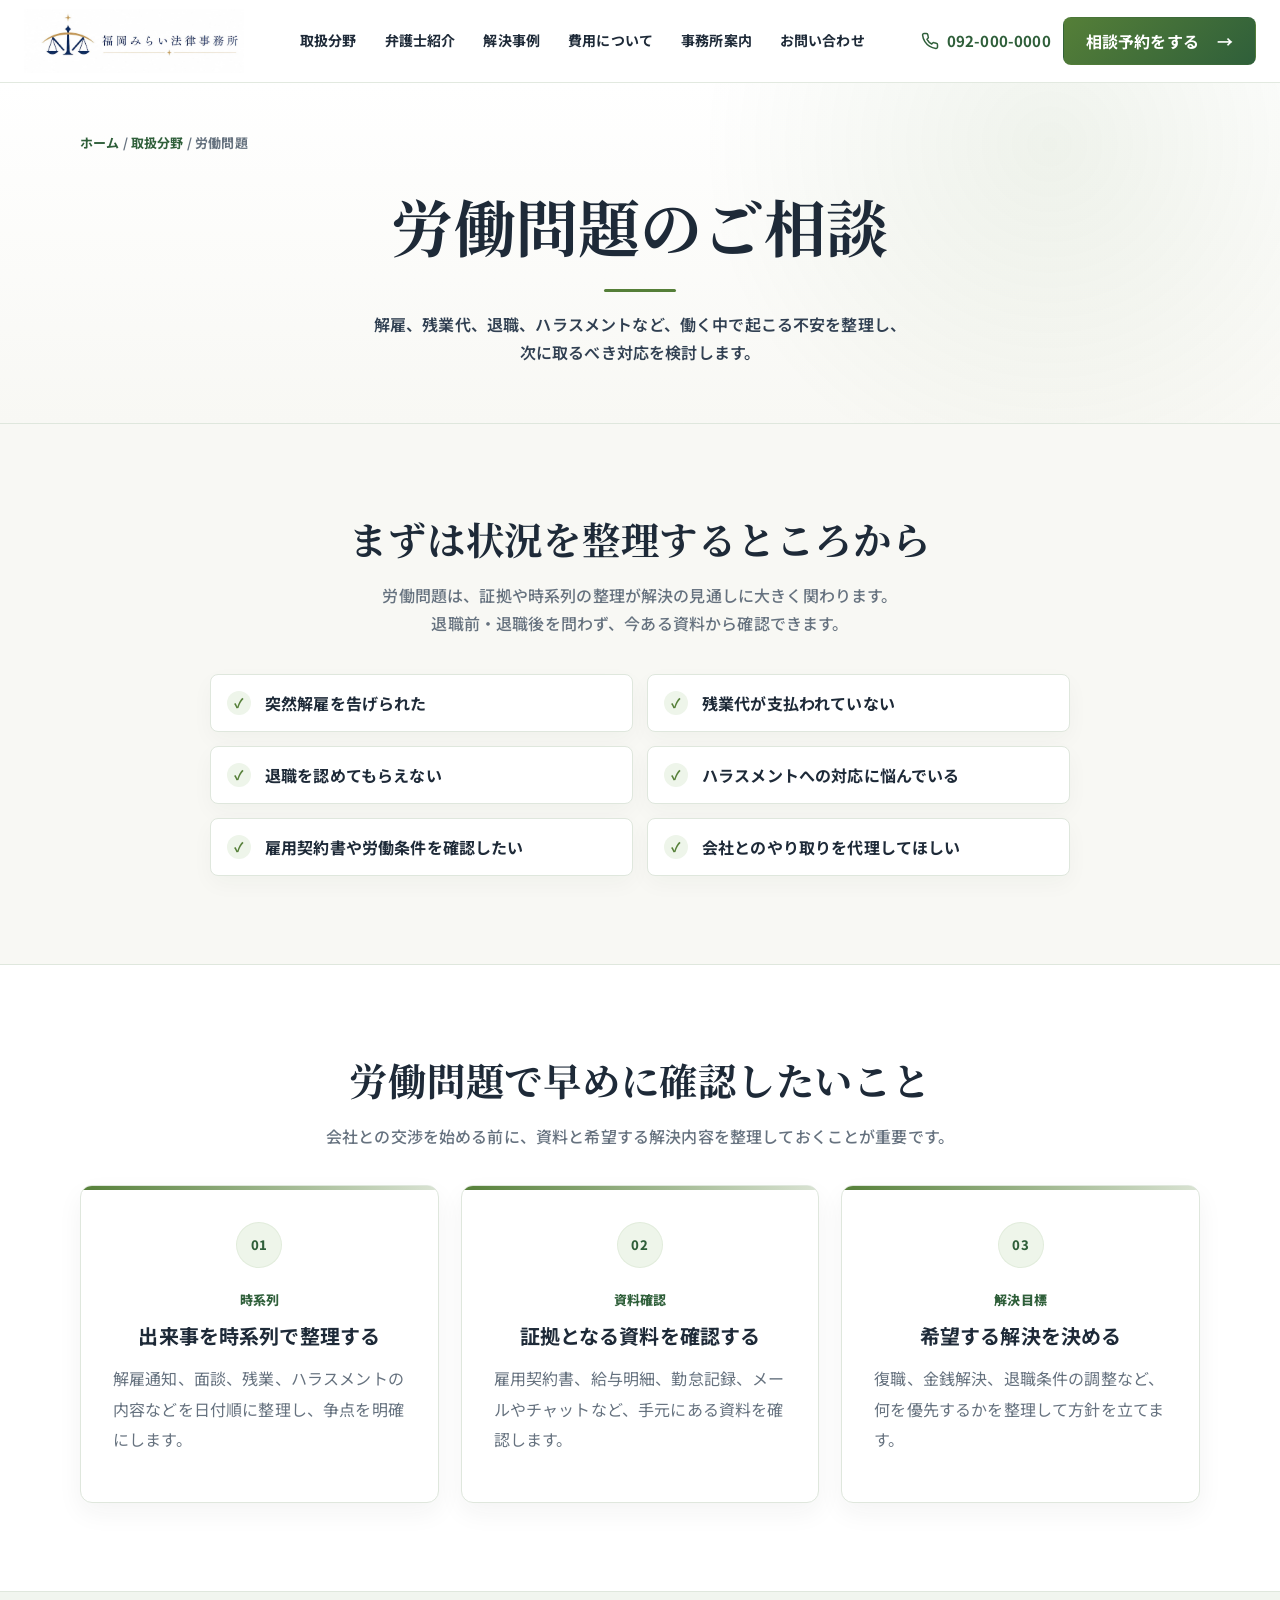
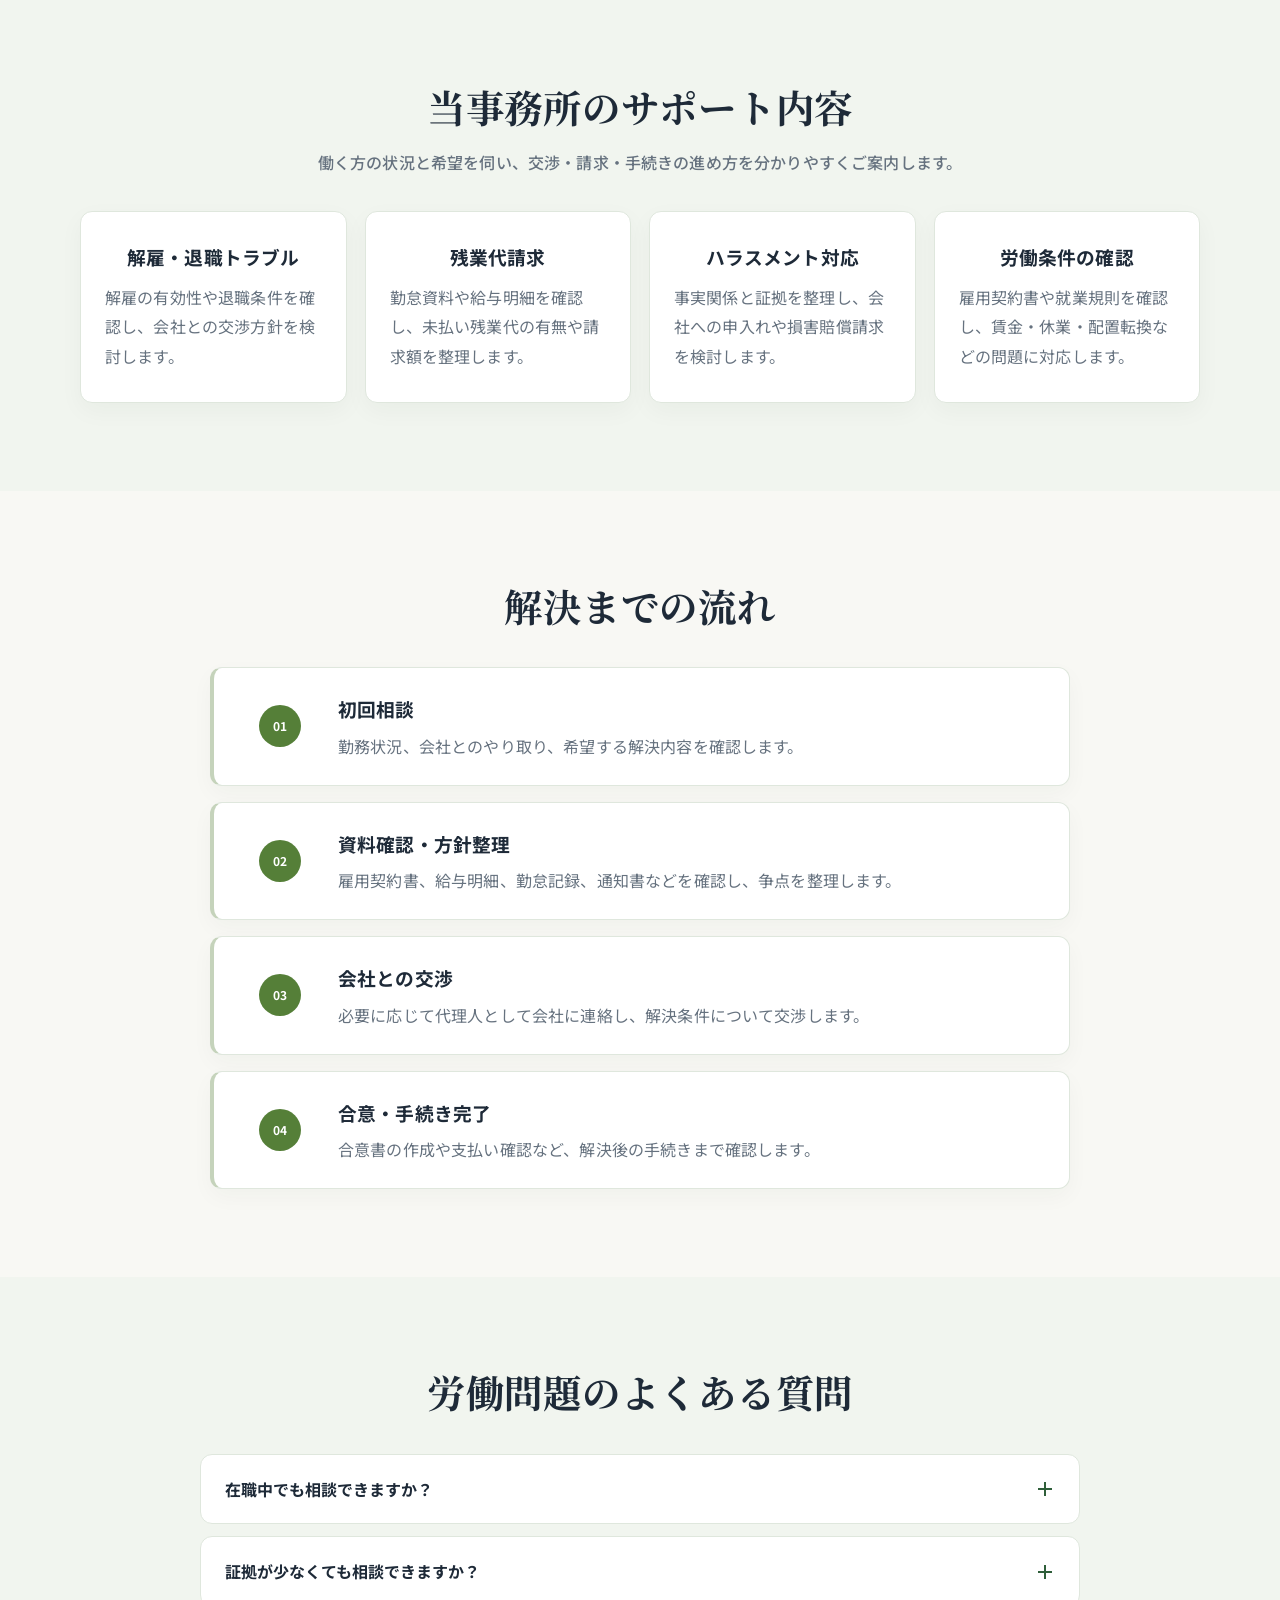
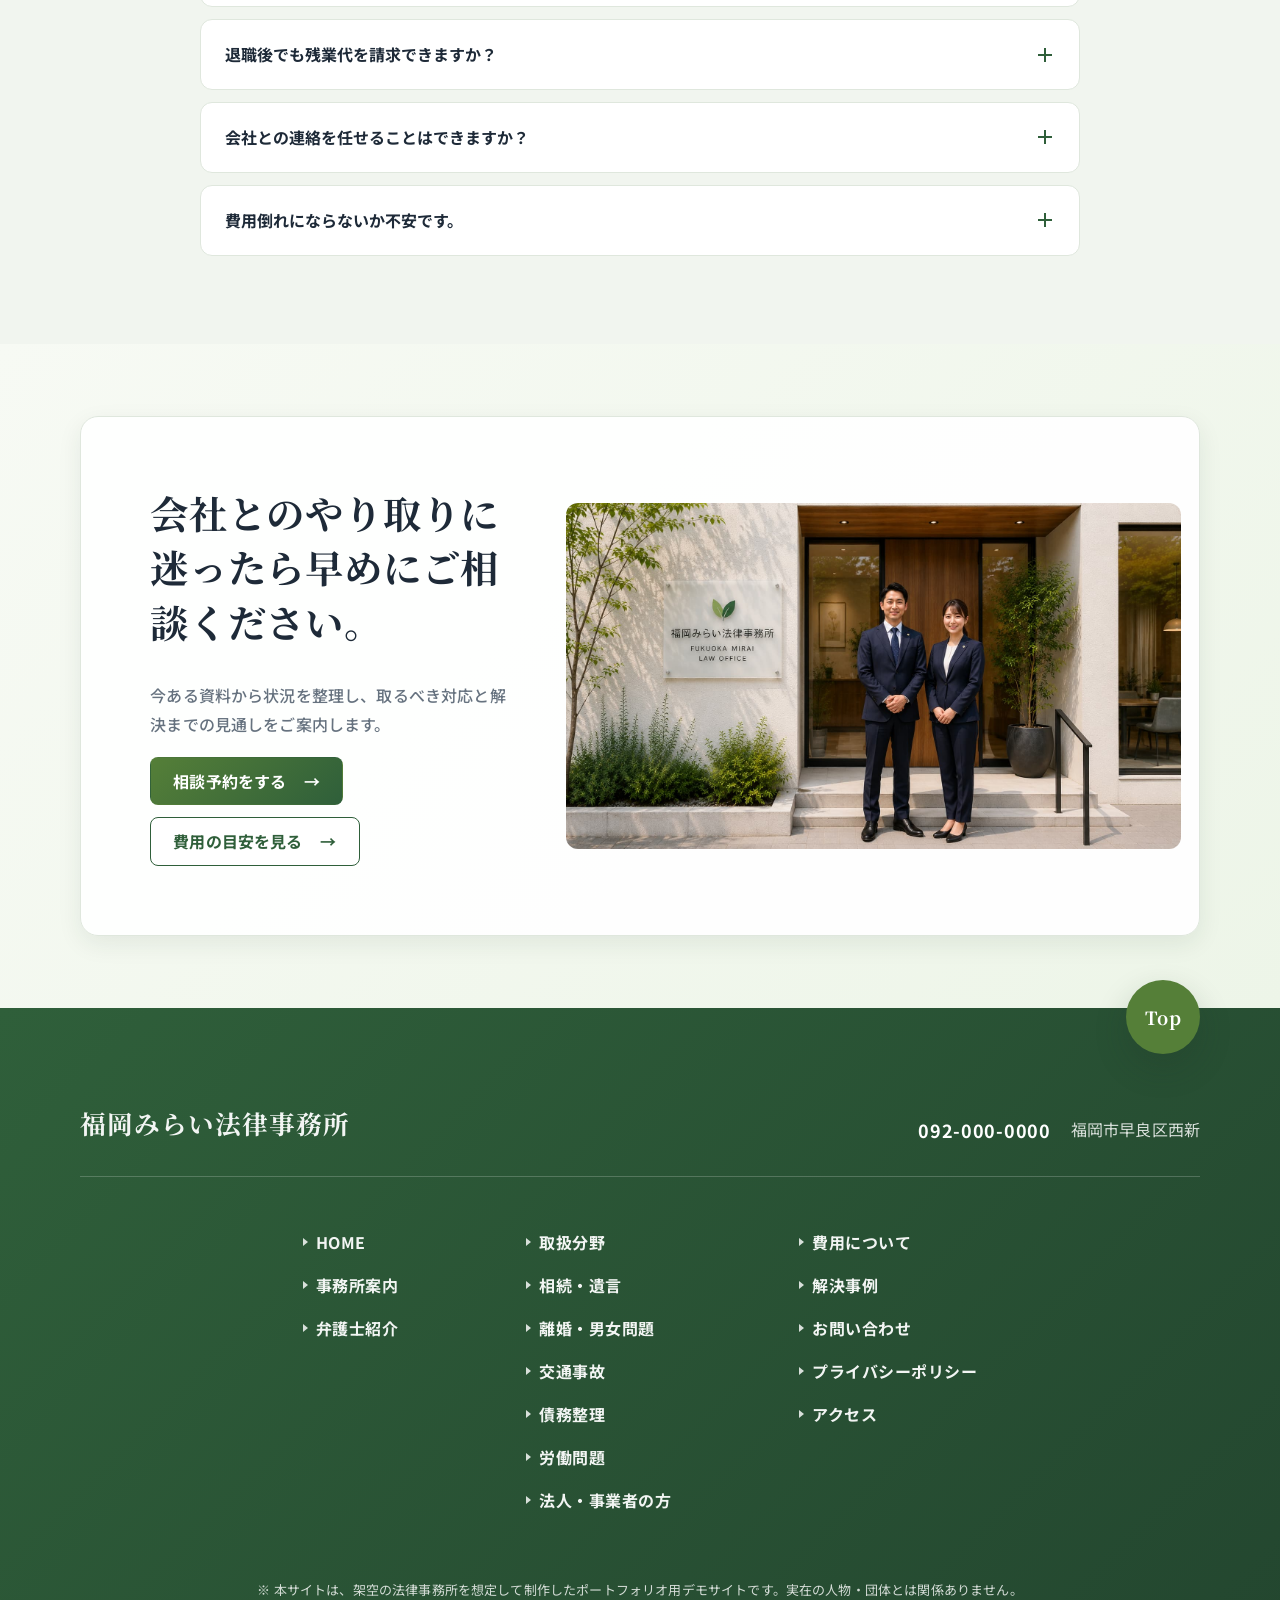
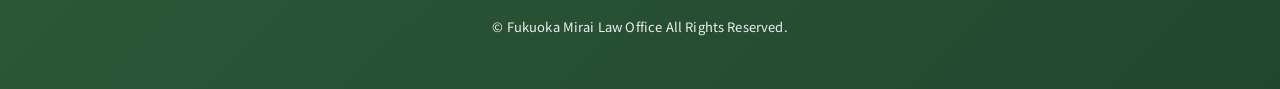
<file: labor.html>
<!DOCTYPE html>
<html lang="ja">
<head>
  <meta charset="UTF-8">
  <meta name="viewport" content="width=device-width, initial-scale=1.0">
  <meta name="description" content="労働問題のご相談。解雇、残業代、退職、ハラスメント、労働条件のトラブルを福岡みらい法律事務所がサポートします。">
  <title>労働問題のご相談｜福岡みらい法律事務所</title>
  <link rel="canonical" href="https://kota-web-design.github.io/fukuoka-mirai-law-demo/labor.html">
  <link rel="icon" type="image/png" sizes="64x64" href="img/favicon.png">
  <link rel="apple-touch-icon" sizes="180x180" href="img/apple-touch-icon.png">
  <meta name="theme-color" content="#1b2f4d">
  <meta property="og:locale" content="ja_JP">
  <meta property="og:type" content="website">
  <meta property="og:site_name" content="福岡みらい法律事務所">
  <meta property="og:title" content="労働問題のご相談｜福岡みらい法律事務所">
  <meta property="og:description" content="労働問題のご相談。解雇、残業代、退職、ハラスメント、労働条件のトラブルを福岡みらい法律事務所がサポートします。">
  <meta property="og:url" content="https://kota-web-design.github.io/fukuoka-mirai-law-demo/labor.html">
  <meta property="og:image" content="https://kota-web-design.github.io/fukuoka-mirai-law-demo/img/ogp-hero.jpg">
  <meta property="og:image:type" content="image/jpeg">
  <meta property="og:image:width" content="1200">
  <meta property="og:image:height" content="630">
  <meta property="og:image:alt" content="福岡みらい法律事務所の外観、所属弁護士、法律相談のご案内">
  <meta name="twitter:card" content="summary_large_image">
  <link rel="preconnect" href="https://fonts.googleapis.com">
  <link rel="preconnect" href="https://fonts.gstatic.com" crossorigin>
  <link href="https://fonts.googleapis.com/css2?family=Noto+Sans+JP:wght@400;500;600;700&amp;family=Noto+Serif+JP:wght@500;600;700&amp;display=swap" rel="stylesheet">
  <link rel="stylesheet" href="style.css?v=20260619-1">
</head>
<body>
  <a class="skip-link" href="#main">本文へ移動</a>
  <header class="site-header">
    <div class="site-header__inner">
      <a class="site-header__logo" href="index.html"><img src="img/logo-horizontal.jpg" alt="福岡みらい法律事務所" width="1250" height="360"></a>
      <nav class="site-header__nav" aria-label="グローバルナビゲーション"><a href="practice.html">取扱分野</a><a href="lawyers.html">弁護士紹介</a><a href="cases.html">解決事例</a><a href="fee.html">費用について</a><a href="office.html">事務所案内</a><a href="contact.html">お問い合わせ</a></nav>
      <div class="site-header__actions"><a class="site-header__tel" href="tel:0920000000"><span>092-000-0000</span></a><a class="button button--green" href="contact.html#contactForm">相談予約をする</a></div>
      <button class="menu-button" type="button" aria-label="メニューを開く" aria-expanded="false" aria-controls="mobileNav"><span></span><span></span><span></span></button>
    </div>
    <nav class="mobile-nav" id="mobileNav" aria-label="スマートフォンナビゲーション"><a href="index.html">ホーム</a><a href="practice.html">取扱分野</a><a href="lawyers.html">弁護士紹介</a><a href="cases.html">解決事例</a><a href="fee.html">費用について</a><a href="office.html">事務所案内</a><a href="contact.html">お問い合わせ</a></nav>
  </header>

  <main id="main">
    <section class="page-hero page-hero--practice-detail page-hero--simple">
      <div class="container page-hero__inner page-hero__inner--breadcrumb-left">
        <p class="breadcrumb"><a href="index.html">ホーム</a> / <a href="practice.html">取扱分野</a> / 労働問題</p>
        <div class="page-hero__body">
          <h1>労働問題のご相談</h1>
          <p>解雇、残業代、退職、ハラスメントなど、<br class="sp-only">働く中で起こる不安を整理し、<br>次に取るべき対応を検討します。</p>
        </div>
      </div>
    </section>

    <section class="section">
      <div class="container narrow practice-detail-intro practice-detail-intro--single">
        <div class="section-heading section-heading--center">
          <h2>まずは状況を<br class="sp-only">整理するところから</h2>
          <p>労働問題は、証拠や時系列の整理が解決の見通しに大きく関わります。<br class="pc-only">退職前・退職後を問わず、今ある資料から確認できます。</p>
        </div>
        <ul class="check-list check-list--grid">
          <li>突然解雇を告げられた</li>
          <li>残業代が支払われていない</li>
          <li>退職を認めてもらえない</li>
          <li>ハラスメントへの対応に悩んでいる</li>
          <li>雇用契約書や労働条件を確認したい</li>
          <li>会社とのやり取りを代理してほしい</li>
        </ul>
      </div>
    </section>

    <section class="section section--line">
      <div class="container">
        <div class="section-heading section-heading--center">
          <h2>労働問題で早めに<br class="sp-only">確認したいこと</h2>
          <p>会社との交渉を始める前に、資料と希望する解決内容を整理しておくことが重要です。</p>
        </div>
        <div class="detail-note-grid">
          <article><span>01</span><p class="detail-note-grid__label">時系列</p><h3>出来事を時系列で整理する</h3><p>解雇通知、面談、残業、ハラスメントの内容などを日付順に整理し、争点を明確にします。</p></article>
          <article><span>02</span><p class="detail-note-grid__label">資料確認</p><h3>証拠となる資料を確認する</h3><p>雇用契約書、給与明細、勤怠記録、メールやチャットなど、手元にある資料を確認します。</p></article>
          <article><span>03</span><p class="detail-note-grid__label">解決目標</p><h3>希望する解決を決める</h3><p>復職、金銭解決、退職条件の調整など、何を優先するかを整理して方針を立てます。</p></article>
        </div>
      </div>
    </section>

    <section class="section section--soft">
      <div class="container">
        <div class="section-heading section-heading--center">
          <h2>当事務所のサポート内容</h2>
          <p>働く方の状況と希望を伺い、交渉・請求・手続きの進め方を分かりやすくご案内します。</p>
        </div>
        <div class="support-grid">
          <article><h3>解雇・退職トラブル</h3><p>解雇の有効性や退職条件を確認し、会社との交渉方針を検討します。</p></article>
          <article><h3>残業代請求</h3><p>勤怠資料や給与明細を確認し、未払い残業代の有無や請求額を整理します。</p></article>
          <article><h3>ハラスメント対応</h3><p>事実関係と証拠を整理し、会社への申入れや損害賠償請求を検討します。</p></article>
          <article><h3>労働条件の確認</h3><p>雇用契約書や就業規則を確認し、賃金・休業・配置転換などの問題に対応します。</p></article>
        </div>
      </div>
    </section>

    <section class="section">
      <div class="container">
        <div class="section-heading section-heading--center"><h2>解決までの流れ</h2></div>
        <ol class="vertical-flow">
          <li><span>01</span><div><h3>初回相談</h3><p>勤務状況、会社とのやり取り、希望する解決内容を確認します。</p></div></li>
          <li><span>02</span><div><h3>資料確認・方針整理</h3><p>雇用契約書、給与明細、勤怠記録、通知書などを確認し、争点を整理します。</p></div></li>
          <li><span>03</span><div><h3>会社との交渉</h3><p>必要に応じて代理人として会社に連絡し、解決条件について交渉します。</p></div></li>
          <li><span>04</span><div><h3>合意・手続き完了</h3><p>合意書の作成や支払い確認など、解決後の手続きまで確認します。</p></div></li>
        </ol>
      </div>
    </section>

    <section class="section section--soft">
      <div class="container narrow">
        <div class="section-heading section-heading--center"><h2>労働問題のよくある質問</h2></div>
        <div class="faq-list">
          <div class="faq-item"><button type="button">在職中でも相談できますか？</button><div><p>はい。在職中でも相談できます。会社に知られたくない事情がある場合も配慮して進め方を検討します。</p></div></div>
          <div class="faq-item"><button type="button">証拠が少なくても相談できますか？</button><div><p>可能です。まずは手元にある資料を確認し、今後集められる資料や記録方法を整理します。</p></div></div>
          <div class="faq-item"><button type="button">退職後でも残業代を請求できますか？</button><div><p>退職後でも請求できる場合があります。時効の問題があるため、早めの相談をおすすめします。</p></div></div>
          <div class="faq-item"><button type="button">会社との連絡を任せることはできますか？</button><div><p>ご依頼後は、代理人として会社との連絡や交渉を行うことができます。</p></div></div>
          <div class="faq-item"><button type="button">費用倒れにならないか不安です。</button><div><p>請求額や手続きの見通しを確認し、費用とのバランスも含めてご説明します。</p></div></div>
        </div>
      </div>
    </section>

    <section class="cta-panel cta-panel--detail">
      <div class="container cta-panel__inner">
        <div class="cta-panel__content">
          <h2>会社とのやり取りに<br class="sp-only">迷ったら早めに<br class="sp-only">ご相談ください。</h2>
          <p>今ある資料から状況を整理し、取るべき対応と解決までの見通しをご案内します。</p>
          <div class="cta-panel__buttons"><a class="button button--green" href="contact.html#contactForm">相談予約をする</a><a class="button button--outline" href="fee.html">費用の目安を見る</a></div>
        </div>
        <figure class="cta-panel__media"><img src="img/practice-detail-main.jpg" alt="福岡みらい法律事務所の入口前に立つ弁護士" width="1672" height="941" loading="lazy"></figure>
      </div>
    </section>
  </main>

  <footer class="site-footer">
    <a class="footer-top" href="#main" aria-label="ページ上部へ戻る">Top</a>
    <div class="container site-footer__identity">
      <a class="site-footer__brand" href="index.html">福岡みらい法律事務所</a>
      <p><a href="tel:0920000000">092-000-0000</a><span>福岡市早良区西新</span></p>
    </div>
    <nav class="container site-footer__links" aria-label="フッターナビゲーション">
      <ul><li><a href="index.html">HOME</a></li><li><a href="office.html">事務所案内</a></li><li><a href="lawyers.html">弁護士紹介</a></li></ul>
      <ul><li><a href="practice.html">取扱分野</a></li><li><a href="inheritance.html">相続・遺言</a></li><li><a href="divorce.html">離婚・男女問題</a></li><li><a href="accident.html">交通事故</a></li><li><a href="debt.html">債務整理</a></li><li><a href="labor.html">労働問題</a></li><li><a href="corporate.html">法人・事業者の方</a></li></ul>
      <ul><li><a href="fee.html">費用について</a></li><li><a href="cases.html">解決事例</a></li><li><a href="contact.html">お問い合わせ</a></li><li><a href="privacy.html">プライバシーポリシー</a></li><li><a href="office.html">アクセス</a></li></ul>
    </nav>
    <p class="site-footer__demo-note">※ 本サイトは、架空の法律事務所を想定して制作したポートフォリオ用デモサイトです。実在の人物・団体とは関係ありません。</p>
    <p class="site-footer__copy">&copy; Fukuoka Mirai Law Office All Rights Reserved.</p>
  </footer>
  <script src="script.js?v=20260618-3"></script>
</body>
</html>
</file>
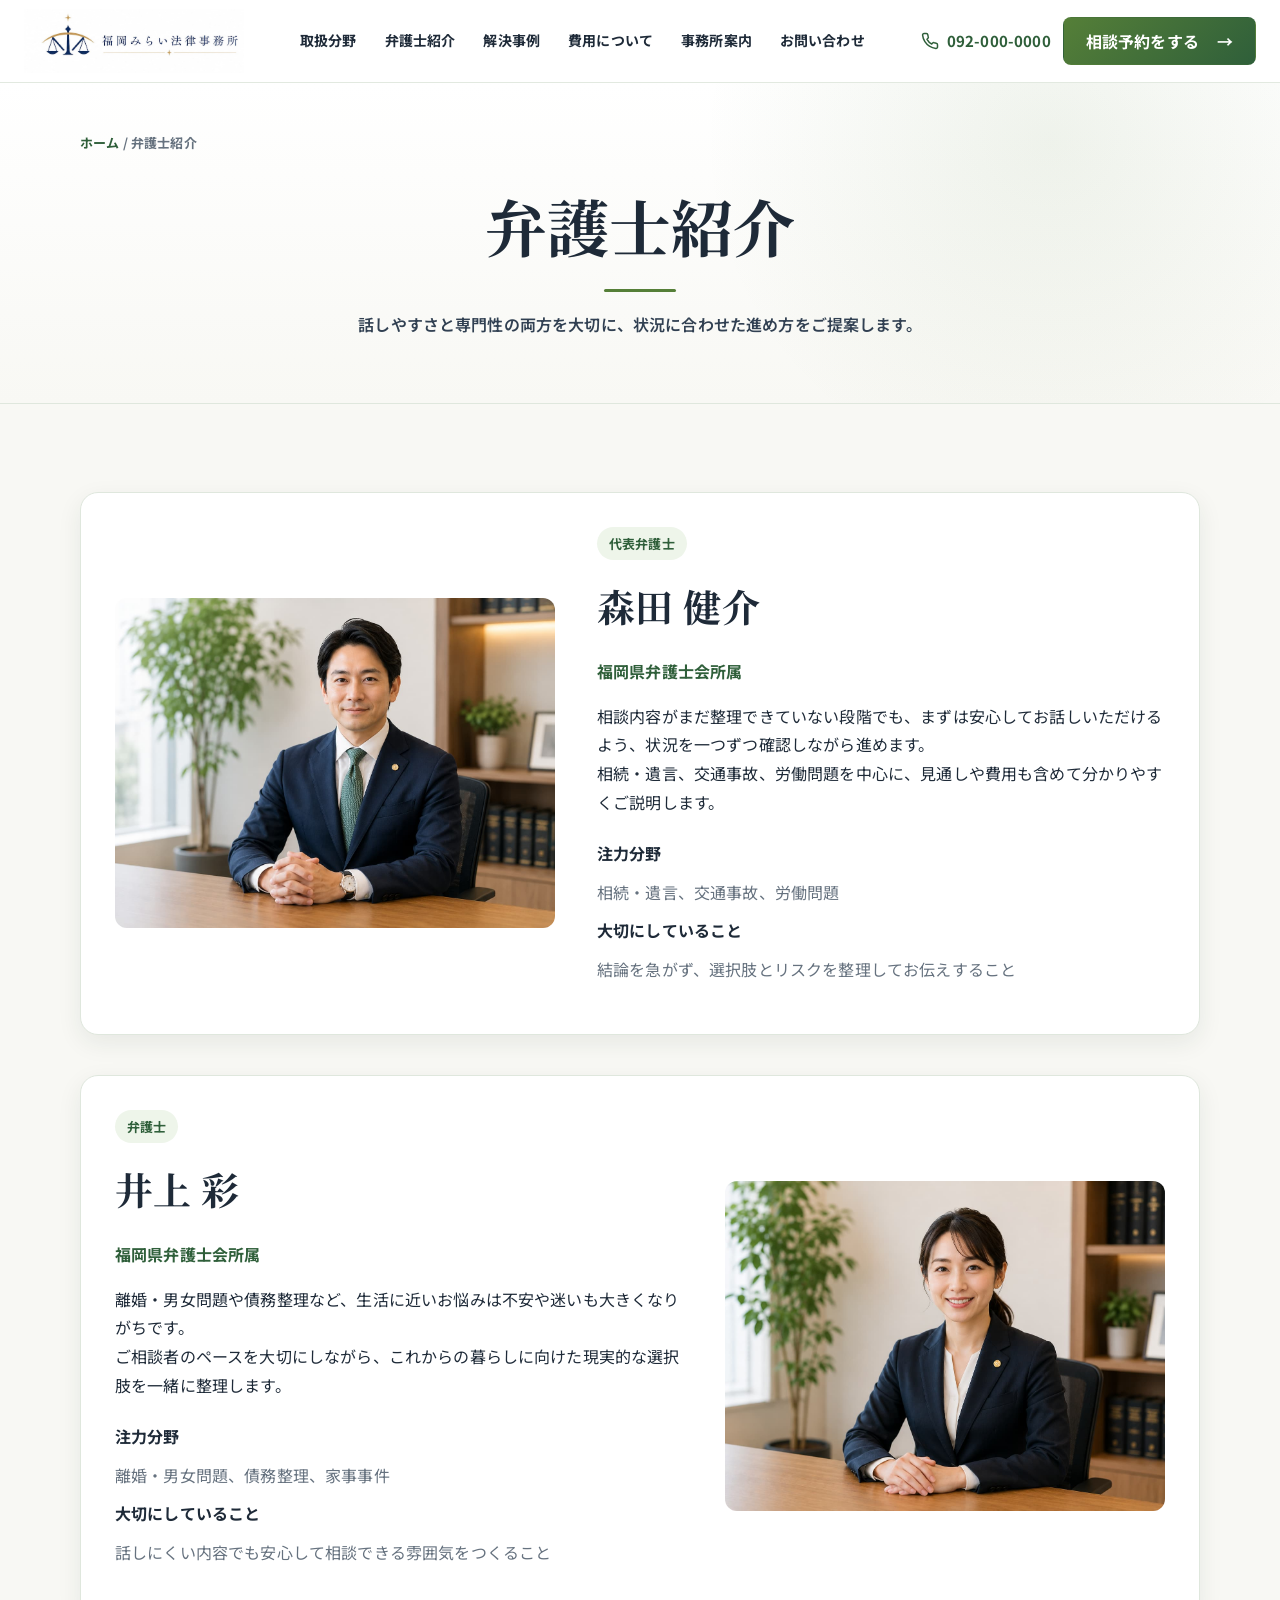
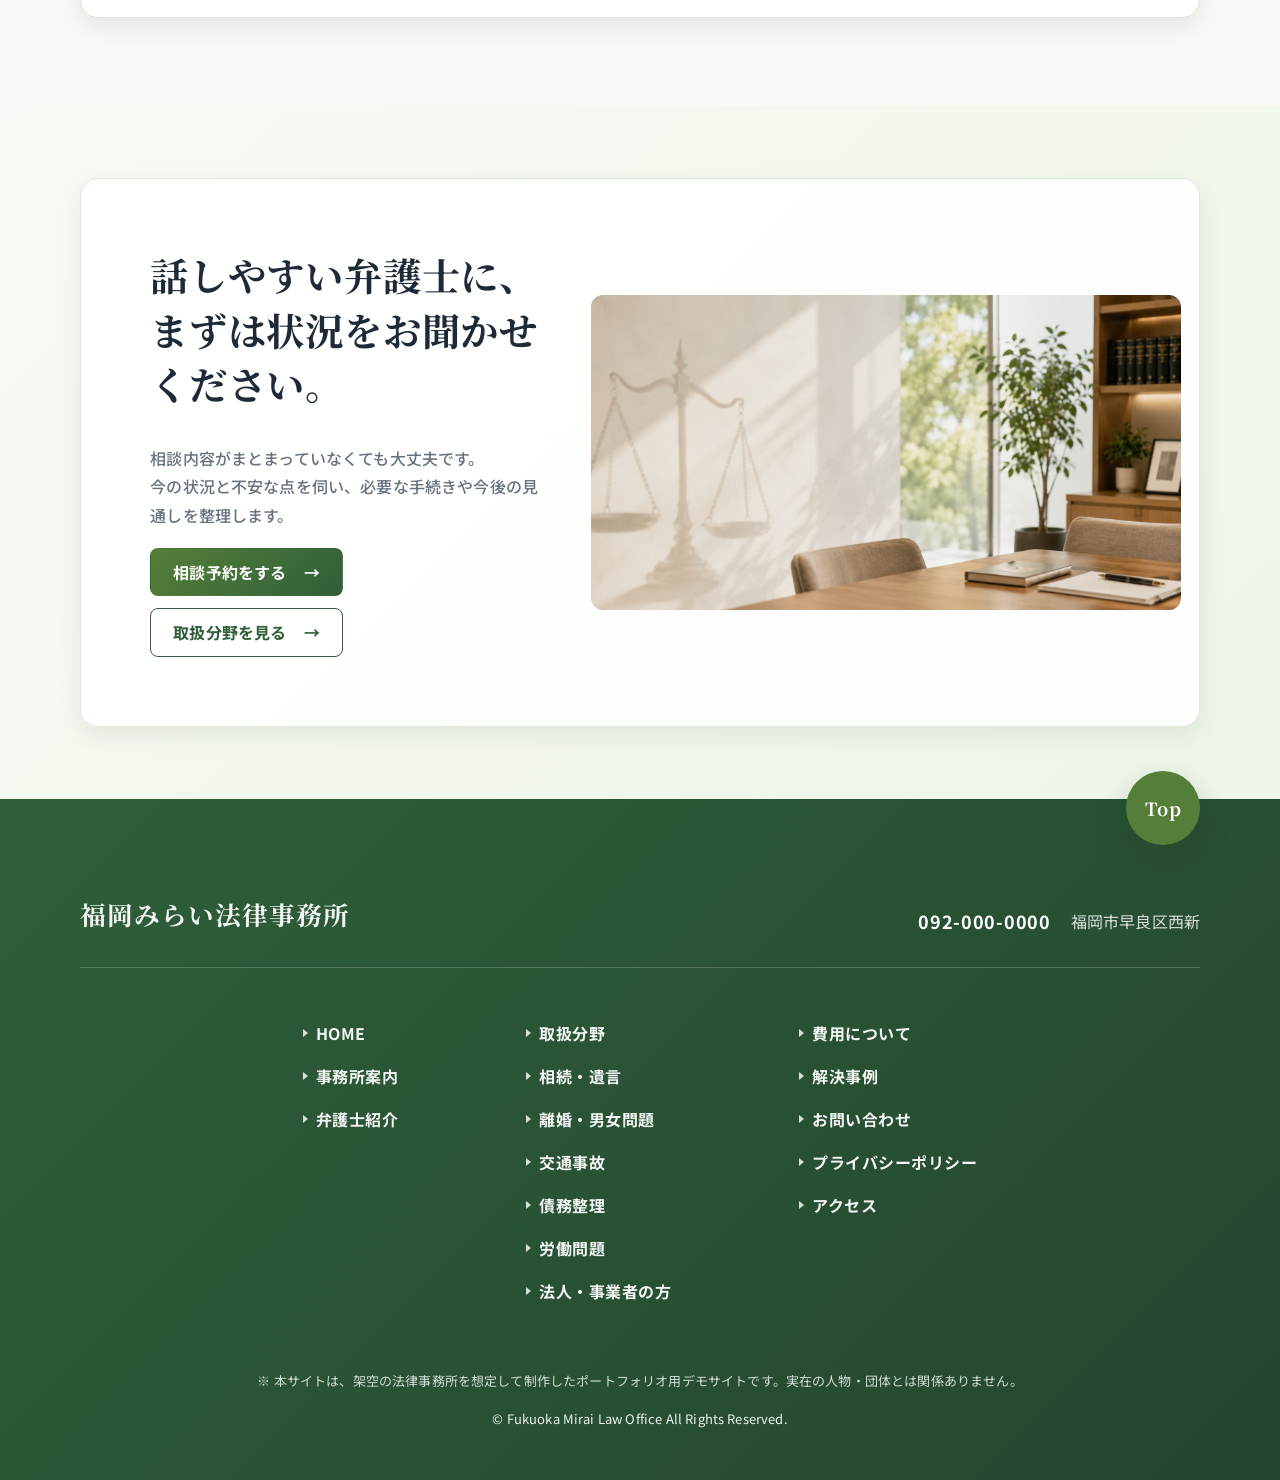
<file: lawyers.html>
<!DOCTYPE html>
<html lang="ja">
<head>
  <meta charset="UTF-8">
  <meta name="viewport" content="width=device-width, initial-scale=1.0">
  <meta name="description" content="福岡みらい法律事務所の弁護士紹介。福岡市西新エリアで、相続・離婚・交通事故・労働問題などを相談しやすく分かりやすくサポートします。">
  <title>弁護士紹介｜福岡みらい法律事務所</title>
  <link rel="canonical" href="https://kota-web-design.github.io/fukuoka-mirai-law-demo/lawyers.html">
  <link rel="icon" type="image/png" sizes="64x64" href="img/favicon.png">
  <link rel="apple-touch-icon" sizes="180x180" href="img/apple-touch-icon.png">
  <meta name="theme-color" content="#1b2f4d">
  <meta property="og:locale" content="ja_JP">
  <meta property="og:type" content="website">
  <meta property="og:site_name" content="福岡みらい法律事務所">
  <meta property="og:title" content="弁護士紹介｜福岡みらい法律事務所">
  <meta property="og:description" content="福岡みらい法律事務所の弁護士紹介。福岡市西新エリアで、相続・離婚・交通事故・労働問題などを相談しやすく分かりやすくサポートします。">
  <meta property="og:url" content="https://kota-web-design.github.io/fukuoka-mirai-law-demo/lawyers.html">
  <meta property="og:image" content="https://kota-web-design.github.io/fukuoka-mirai-law-demo/img/ogp-hero.jpg">
  <meta property="og:image:type" content="image/jpeg">
  <meta property="og:image:width" content="1200">
  <meta property="og:image:height" content="630">
  <meta property="og:image:alt" content="福岡みらい法律事務所の外観、所属弁護士、法律相談のご案内">
  <meta name="twitter:card" content="summary_large_image">
  <link rel="preconnect" href="https://fonts.googleapis.com">
  <link rel="preconnect" href="https://fonts.gstatic.com" crossorigin>
  <link href="https://fonts.googleapis.com/css2?family=Noto+Sans+JP:wght@400;500;600;700&amp;family=Noto+Serif+JP:wght@500;600;700&amp;display=swap" rel="stylesheet">
  <link rel="stylesheet" href="style.css?v=20260619-1">
</head>
<body>
  <a class="skip-link" href="#main">本文へ移動</a>
  <header class="site-header">
    <div class="site-header__inner">
      <a class="site-header__logo" href="index.html"><img src="img/logo-horizontal.jpg" alt="福岡みらい法律事務所" width="1250" height="360"></a>
      <nav class="site-header__nav" aria-label="グローバルナビゲーション"><a href="practice.html">取扱分野</a><a href="lawyers.html">弁護士紹介</a><a href="cases.html">解決事例</a><a href="fee.html">費用について</a><a href="office.html">事務所案内</a><a href="contact.html">お問い合わせ</a></nav>
      <div class="site-header__actions"><a class="site-header__tel" href="tel:0920000000"><span>092-000-0000</span></a><a class="button button--green" href="contact.html#contactForm">相談予約をする</a></div>
      <button class="menu-button" type="button" aria-label="メニューを開く" aria-expanded="false" aria-controls="mobileNav"><span></span><span></span><span></span></button>
    </div>
    <nav class="mobile-nav" id="mobileNav" aria-label="スマートフォンナビゲーション"><a href="index.html">ホーム</a><a href="practice.html">取扱分野</a><a href="lawyers.html">弁護士紹介</a><a href="cases.html">解決事例</a><a href="fee.html">費用について</a><a href="office.html">事務所案内</a><a href="contact.html">お問い合わせ</a></nav>
  </header>
  <main id="main">
    <!-- Page Hero -->
    <section class="page-hero page-hero--lawyers page-hero--simple"><div class="container page-hero__inner"><p class="breadcrumb"><a href="index.html">ホーム</a> / 弁護士紹介</p><h1>弁護士紹介</h1><p>話しやすさと専門性の両方を大切に、<br class="sp-only">状況に合わせた進め方をご提案します。</p></div></section>

    <!-- Lawyers -->
    <section class="section">
      <div class="container lawyer-profile-list">
        <article class="lawyer-profile">
          <img src="img/staff01.jpg" alt="代表弁護士 森田健介のプロフィール写真" width="1536" height="1024" loading="lazy">
          <div>
            <p class="role">代表弁護士</p>
            <h2>森田 健介</h2>
            <p class="license">福岡県弁護士会所属</p>
            <p>相談内容がまだ整理できていない段階でも、まずは安心してお話しいただけるよう、状況を一つずつ確認しながら進めます。<br>
              相続・遺言、交通事故、労働問題を中心に、見通しや費用も含めて分かりやすくご説明します。</p>
            <dl class="profile-list"><dt>注力分野</dt><dd>相続・遺言、交通事故、労働問題</dd><dt>大切にしていること</dt><dd>結論を急がず、選択肢とリスクを整理してお伝えすること</dd></dl>
          </div>
        </article>
        <article class="lawyer-profile lawyer-profile--reverse">
          <img src="img/staff02.jpg" alt="弁護士 井上彩のプロフィール写真" width="1536" height="1024" loading="lazy">
          <div>
            <p class="role">弁護士</p>
            <h2>井上 彩</h2>
            <p class="license">福岡県弁護士会所属</p>
            <p>離婚・男女問題や債務整理など、生活に近いお悩みは不安や迷いも大きくなりがちです。<br>
              ご相談者のペースを大切にしながら、これからの暮らしに向けた現実的な選択肢を一緒に整理します。</p>
            <dl class="profile-list"><dt>注力分野</dt><dd>離婚・男女問題、債務整理、家事事件</dd><dt>大切にしていること</dt><dd>話しにくい内容でも安心して相談できる雰囲気をつくること</dd></dl>
          </div>
        </article>
      </div>
    </section>

    <!-- CTA -->
    <section class="cta-panel cta-panel--lawyers">
      <div class="container cta-panel__inner">
        <div class="cta-panel__content">
          <h2>話しやすい弁護士に、まずは状況をお聞かせ<br class="sp-only">ください。</h2>
          <p>相談内容がまとまっていなくても大丈夫です。<br>今の状況と不安な点を伺い、必要な手続きや今後の見通しを整理します。</p>
          <div class="cta-panel__buttons"><a class="button button--green" href="contact.html#contactForm">相談予約をする</a><a class="button button--outline" href="practice.html">取扱分野を見る</a></div>
        </div>
        <figure class="cta-panel__media">
          <img src="img/lawyers_hero.jpg" alt="法律相談に対応する福岡みらい法律事務所の相談室" width="1717" height="916" loading="lazy">
        </figure>
      </div>
    </section>
  </main>
  <footer class="site-footer">
    <a class="footer-top" href="#main" aria-label="ページ上部へ戻る">Top</a>
    <div class="container site-footer__identity">
      <a class="site-footer__brand" href="index.html">福岡みらい法律事務所</a>
      <p><a href="tel:0920000000">092-000-0000</a><span>福岡市早良区西新</span></p>
    </div>
    <nav class="container site-footer__links" aria-label="フッターナビゲーション">
      <ul>
        <li><a href="index.html">HOME</a></li>
        <li><a href="office.html">事務所案内</a></li>
        <li><a href="lawyers.html">弁護士紹介</a></li>
      </ul>
      <ul>
        <li><a href="practice.html">取扱分野</a></li>
        <li><a href="inheritance.html">相続・遺言</a></li>
        <li><a href="divorce.html">離婚・男女問題</a></li>
        <li><a href="accident.html">交通事故</a></li>
        <li><a href="debt.html">債務整理</a></li>
        <li><a href="labor.html">労働問題</a></li>
        <li><a href="corporate.html">法人・事業者の方</a></li>
      </ul>
      <ul>
        <li><a href="fee.html">費用について</a></li>
        <li><a href="cases.html">解決事例</a></li>
        <li><a href="contact.html">お問い合わせ</a></li>
        <li><a href="privacy.html">プライバシーポリシー</a></li>
        <li><a href="office.html">アクセス</a></li>
      </ul>
    </nav>
    <p class="site-footer__demo-note">※ 本サイトは、架空の法律事務所を想定して制作したポートフォリオ用デモサイトです。実在の人物・団体とは関係ありません。</p>
    <p class="site-footer__copy">&copy; Fukuoka Mirai Law Office All Rights Reserved.</p>
  </footer>
  <script src="script.js?v=20260618-3"></script>
</body>
</html>
</file>
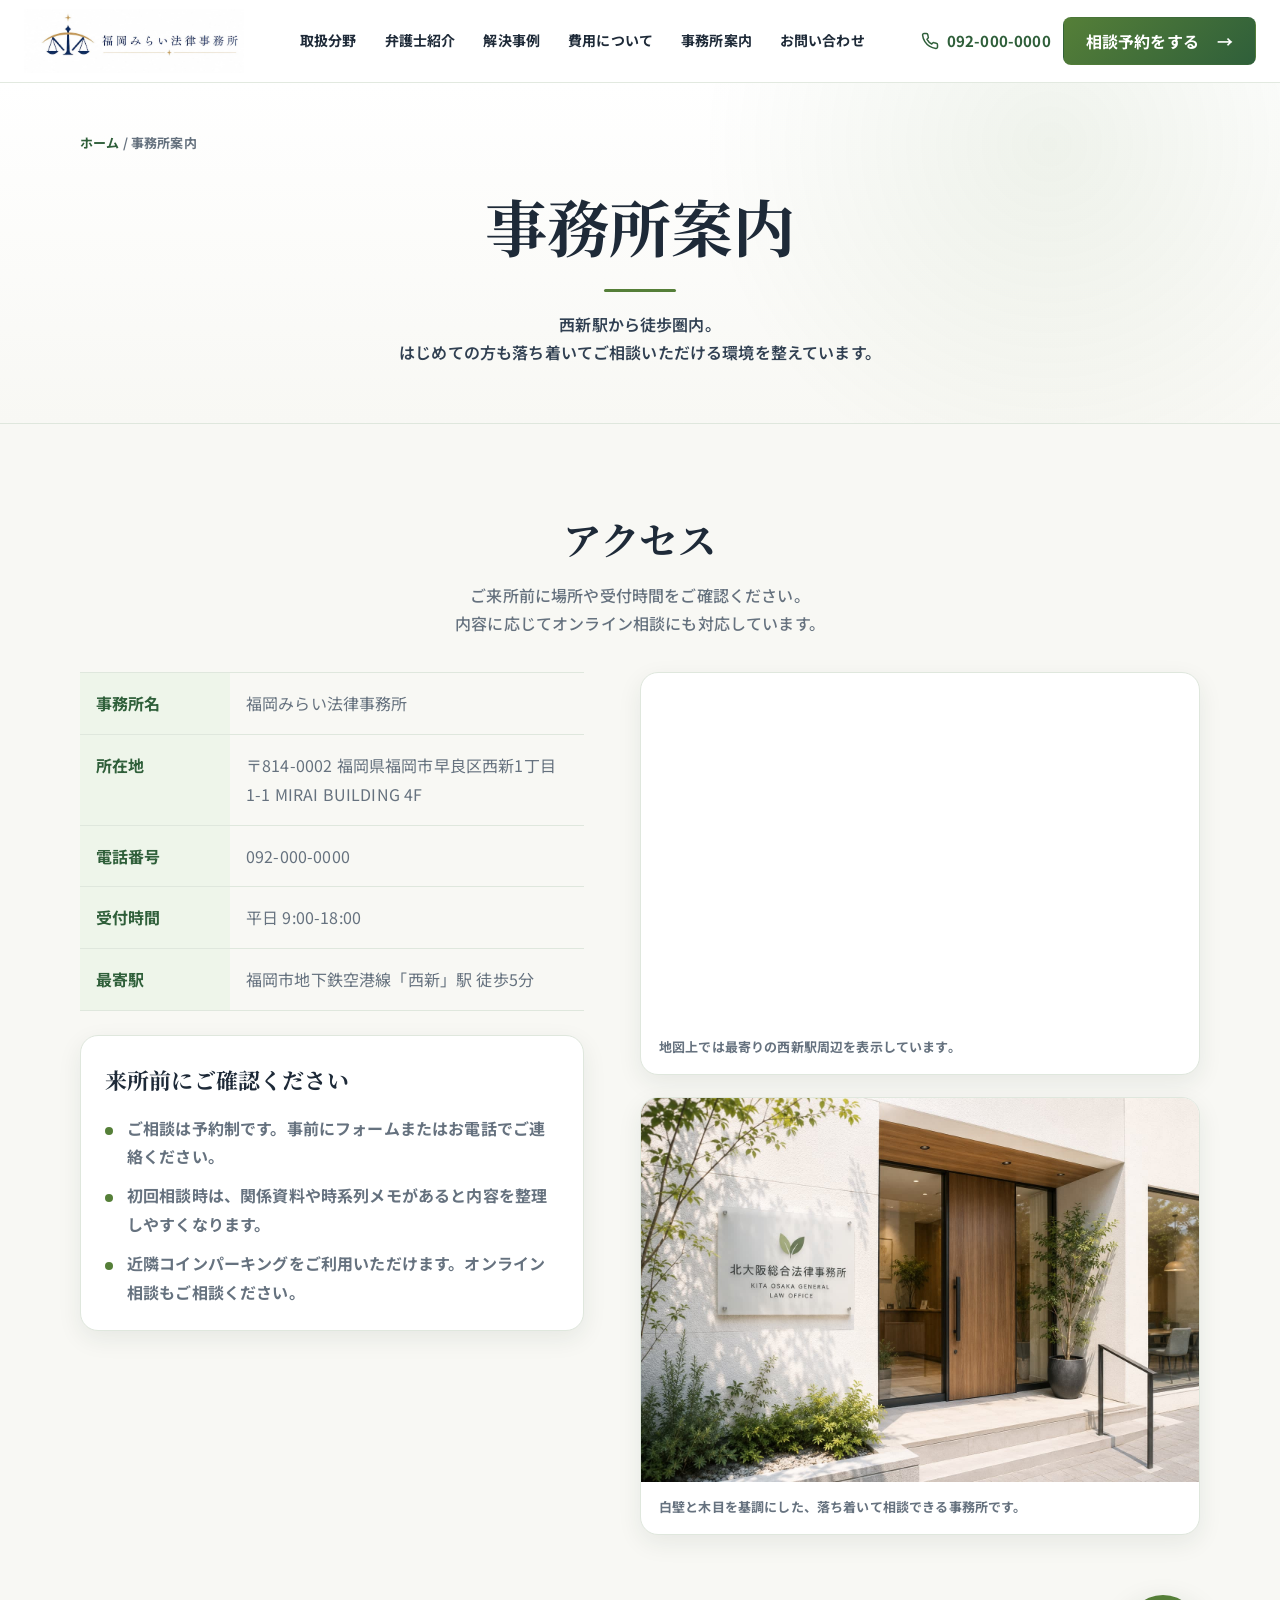
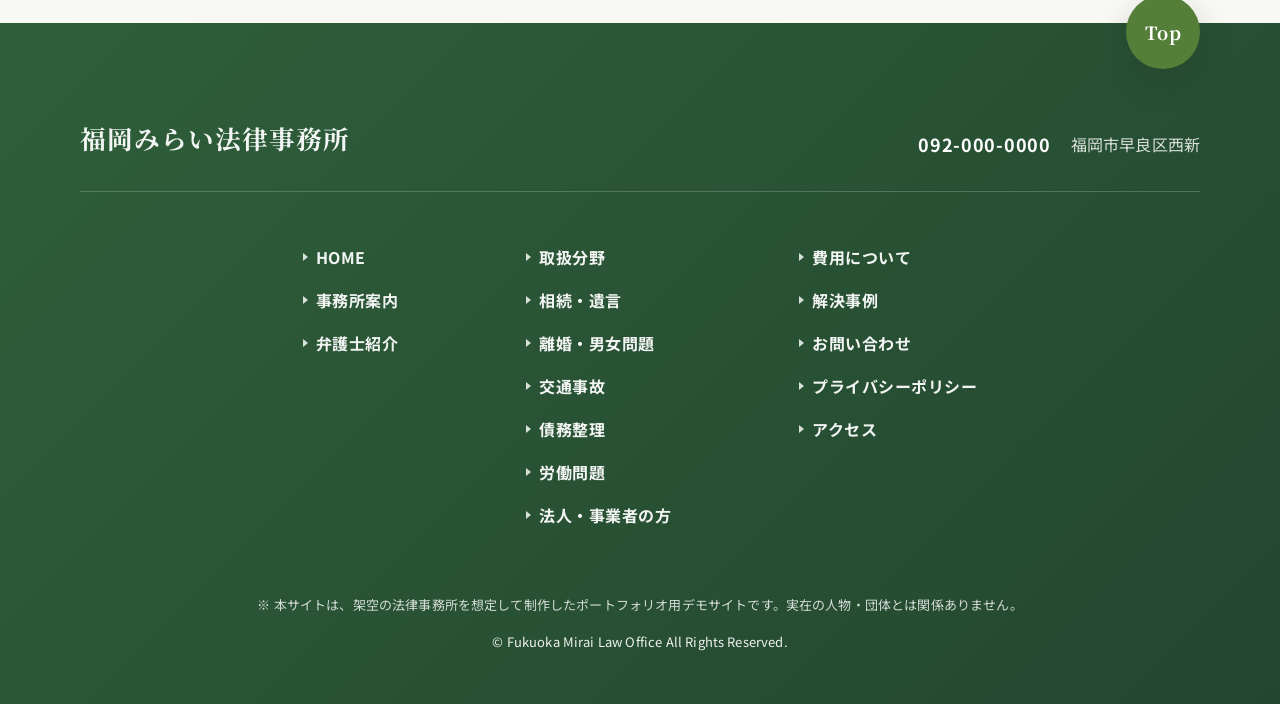
<file: office.html>
<!DOCTYPE html>
<html lang="ja">
<head>
  <meta charset="UTF-8">
  <meta name="viewport" content="width=device-width, initial-scale=1.0">
  <meta name="description" content="福岡市早良区西新にある福岡みらい法律事務所の所在地、受付時間、アクセスをご案内します。">
  <title>事務所案内｜福岡みらい法律事務所</title>
  <link rel="canonical" href="https://kota-web-design.github.io/fukuoka-mirai-law-demo/office.html">
  <link rel="icon" type="image/png" sizes="64x64" href="img/favicon.png">
  <link rel="apple-touch-icon" sizes="180x180" href="img/apple-touch-icon.png">
  <meta name="theme-color" content="#1b2f4d">
  <meta property="og:locale" content="ja_JP">
  <meta property="og:type" content="website">
  <meta property="og:site_name" content="福岡みらい法律事務所">
  <meta property="og:title" content="事務所案内｜福岡みらい法律事務所">
  <meta property="og:description" content="福岡市早良区西新にある福岡みらい法律事務所の所在地、受付時間、アクセスをご案内します。">
  <meta property="og:url" content="https://kota-web-design.github.io/fukuoka-mirai-law-demo/office.html">
  <meta property="og:image" content="https://kota-web-design.github.io/fukuoka-mirai-law-demo/img/ogp-hero.jpg">
  <meta property="og:image:type" content="image/jpeg">
  <meta property="og:image:width" content="1200">
  <meta property="og:image:height" content="630">
  <meta property="og:image:alt" content="福岡みらい法律事務所の外観、所属弁護士、法律相談のご案内">
  <meta name="twitter:card" content="summary_large_image">
  <link rel="preconnect" href="https://fonts.googleapis.com">
  <link rel="preconnect" href="https://fonts.gstatic.com" crossorigin>
  <link href="https://fonts.googleapis.com/css2?family=Noto+Sans+JP:wght@400;500;600;700&amp;family=Noto+Serif+JP:wght@500;600;700&amp;display=swap" rel="stylesheet">
  <link rel="stylesheet" href="style.css?v=20260619-1">
</head>
<body>
  <a class="skip-link" href="#main">本文へ移動</a>
  <header class="site-header"><div class="site-header__inner"><a class="site-header__logo" href="index.html"><img src="img/logo-horizontal.jpg" alt="福岡みらい法律事務所" width="1250" height="360"></a><nav class="site-header__nav" aria-label="グローバルナビゲーション"><a href="practice.html">取扱分野</a><a href="lawyers.html">弁護士紹介</a><a href="cases.html">解決事例</a><a href="fee.html">費用について</a><a href="office.html">事務所案内</a><a href="contact.html">お問い合わせ</a></nav><div class="site-header__actions"><a class="site-header__tel" href="tel:0920000000"><span>092-000-0000</span></a><a class="button button--green" href="contact.html#contactForm">相談予約をする</a></div><button class="menu-button" type="button" aria-label="メニューを開く" aria-expanded="false" aria-controls="mobileNav"><span></span><span></span><span></span></button></div><nav class="mobile-nav" id="mobileNav" aria-label="スマートフォンナビゲーション"><a href="index.html">ホーム</a><a href="practice.html">取扱分野</a><a href="lawyers.html">弁護士紹介</a><a href="cases.html">解決事例</a><a href="fee.html">費用について</a><a href="office.html">事務所案内</a><a href="contact.html">お問い合わせ</a></nav></header>
  <main id="main">
    <!-- Page Hero -->
    <section class="page-hero page-hero--office page-hero--simple"><div class="container page-hero__inner"><p class="breadcrumb"><a href="index.html">ホーム</a> / 事務所案内</p><h1>事務所案内</h1><p>西新駅から徒歩圏内。<br>はじめての方も落ち着いて<br class="sp-only">ご相談いただける環境を整えています。</p></div></section>

    <!-- Access -->
    <section class="section office-access">
      <div class="container">
        <div class="section-heading section-heading--center">
          <h2>アクセス</h2>
          <p>ご来所前に場所や受付時間をご確認ください。<br>内容に応じてオンライン相談にも対応しています。</p>
        </div>

        <div class="office-layout">
          <div class="office-layout__content">
            <dl class="info-table">
              <div><dt>事務所名</dt><dd>福岡みらい法律事務所</dd></div>
              <div><dt>所在地</dt><dd>〒814-0002 福岡県福岡市早良区西新1丁目1-1 MIRAI BUILDING 4F</dd></div>
              <div><dt>電話番号</dt><dd>092-000-0000</dd></div>
              <div><dt>受付時間</dt><dd>平日 9:00-18:00</dd></div>
              <div><dt>最寄駅</dt><dd>福岡市地下鉄空港線「西新」駅 徒歩5分</dd></div>
            </dl>

            <div class="visit-note">
              <h3>来所前にご確認ください</h3>
              <ul>
                <li>ご相談は予約制です。事前にフォームまたはお電話でご連絡ください。</li>
                <li>初回相談時は、関係資料や時系列メモがあると内容を整理しやすくなります。</li>
                <li>近隣コインパーキングをご利用いただけます。オンライン相談もご相談ください。</li>
              </ul>
            </div>
          </div>

          <div class="office-layout__media">
            <figure class="map-card">
              <iframe src="https://www.google.com/maps?q=%E8%A5%BF%E6%96%B0%E9%A7%85&output=embed" title="福岡市地下鉄空港線 西新駅周辺の地図" loading="lazy" referrerpolicy="no-referrer-when-downgrade"></iframe>
              <figcaption>地図上では最寄りの西新駅周辺を表示しています。</figcaption>
            </figure>
            <figure class="office-photo-card">
              <img class="office-photo" src="img/accese.jpg" alt="福岡みらい法律事務所の外観イメージ" width="1536" height="1024" loading="lazy">
              <figcaption>白壁と木目を基調にした、落ち着いて相談できる事務所です。</figcaption>
            </figure>
          </div>
        </div>
      </div>
    </section>
  </main>
  <footer class="site-footer">
    <a class="footer-top" href="#main" aria-label="ページ上部へ戻る">Top</a>
    <div class="container site-footer__identity">
      <a class="site-footer__brand" href="index.html">福岡みらい法律事務所</a>
      <p><a href="tel:0920000000">092-000-0000</a><span>福岡市早良区西新</span></p>
    </div>
    <nav class="container site-footer__links" aria-label="フッターナビゲーション">
      <ul>
        <li><a href="index.html">HOME</a></li>
        <li><a href="office.html">事務所案内</a></li>
        <li><a href="lawyers.html">弁護士紹介</a></li>
      </ul>
      <ul>
        <li><a href="practice.html">取扱分野</a></li>
        <li><a href="inheritance.html">相続・遺言</a></li>
        <li><a href="divorce.html">離婚・男女問題</a></li>
        <li><a href="accident.html">交通事故</a></li>
        <li><a href="debt.html">債務整理</a></li>
        <li><a href="labor.html">労働問題</a></li>
        <li><a href="corporate.html">法人・事業者の方</a></li>
      </ul>
      <ul>
        <li><a href="fee.html">費用について</a></li>
        <li><a href="cases.html">解決事例</a></li>
        <li><a href="contact.html">お問い合わせ</a></li>
        <li><a href="privacy.html">プライバシーポリシー</a></li>
        <li><a href="office.html">アクセス</a></li>
      </ul>
    </nav>
    <p class="site-footer__demo-note">※ 本サイトは、架空の法律事務所を想定して制作したポートフォリオ用デモサイトです。実在の人物・団体とは関係ありません。</p>
    <p class="site-footer__copy">&copy; Fukuoka Mirai Law Office All Rights Reserved.</p>
  </footer>
  <script src="script.js?v=20260618-3"></script>
</body>
</html>
</file>
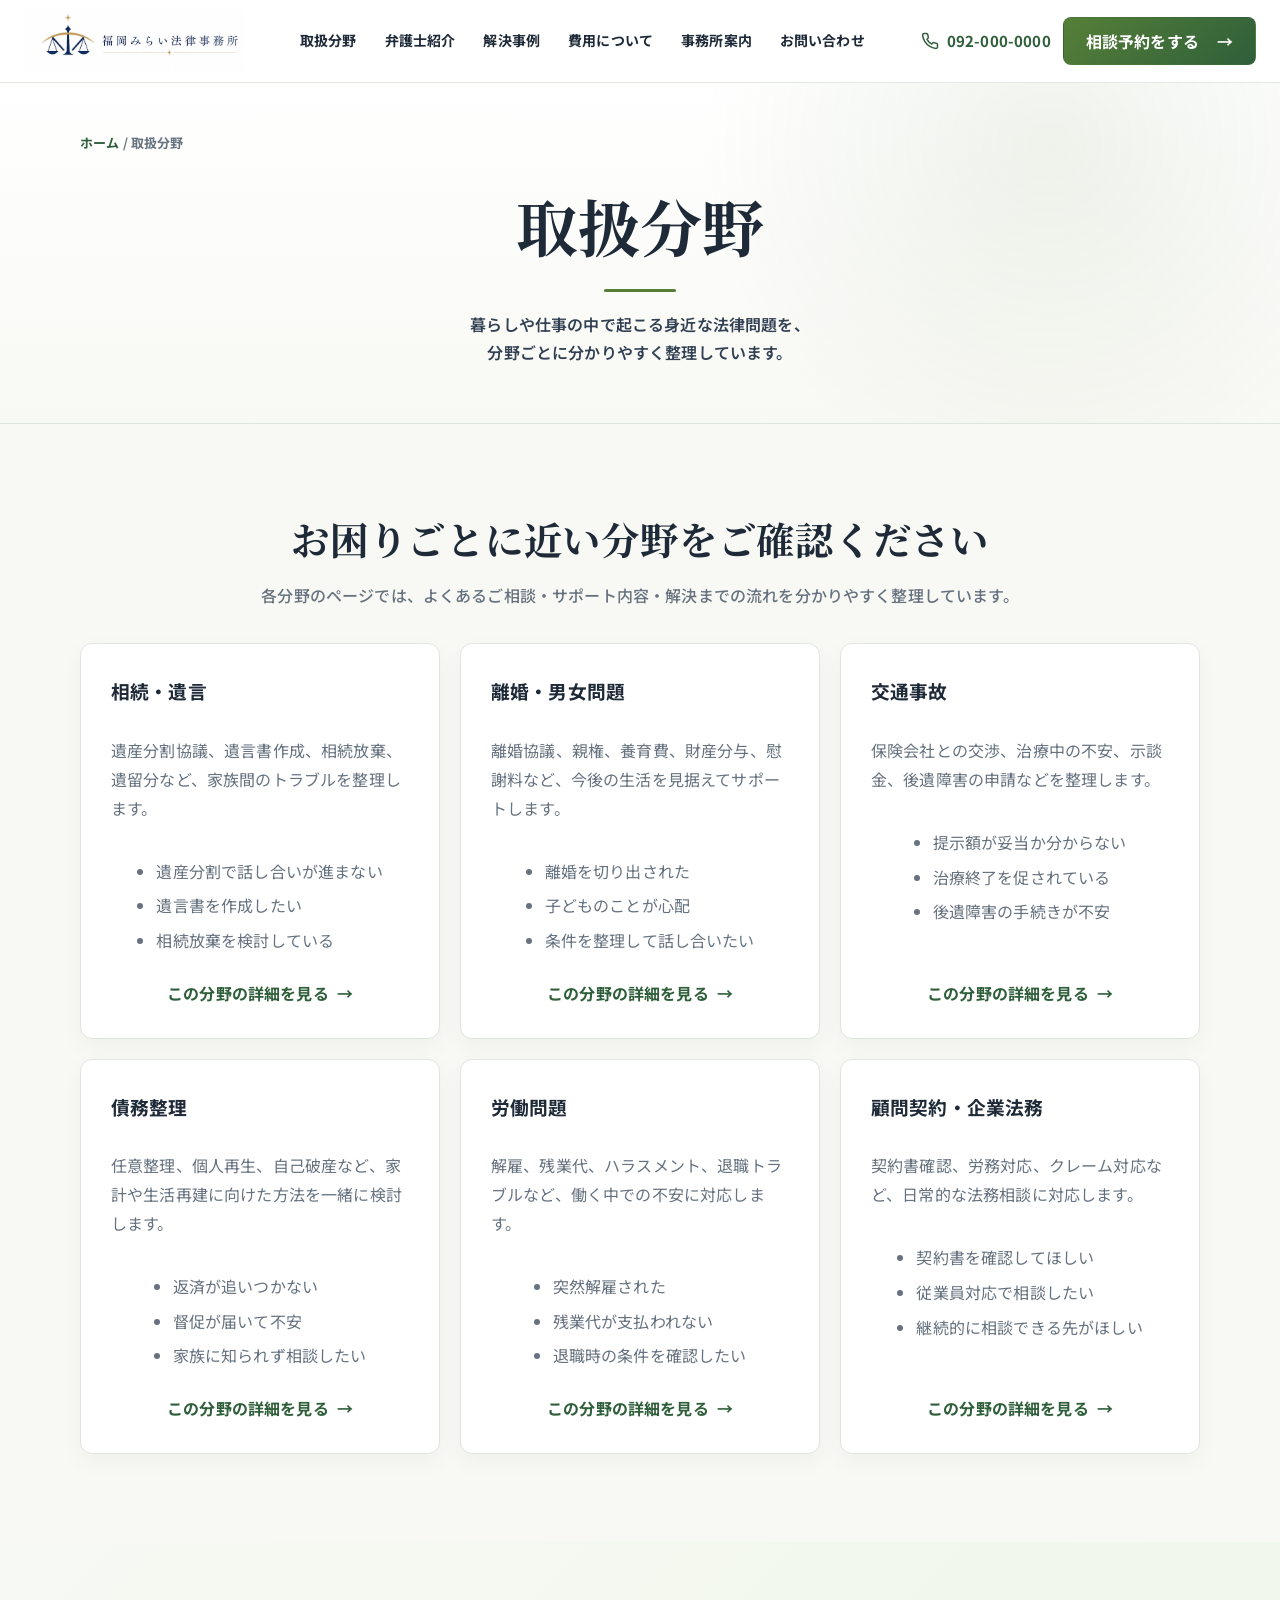
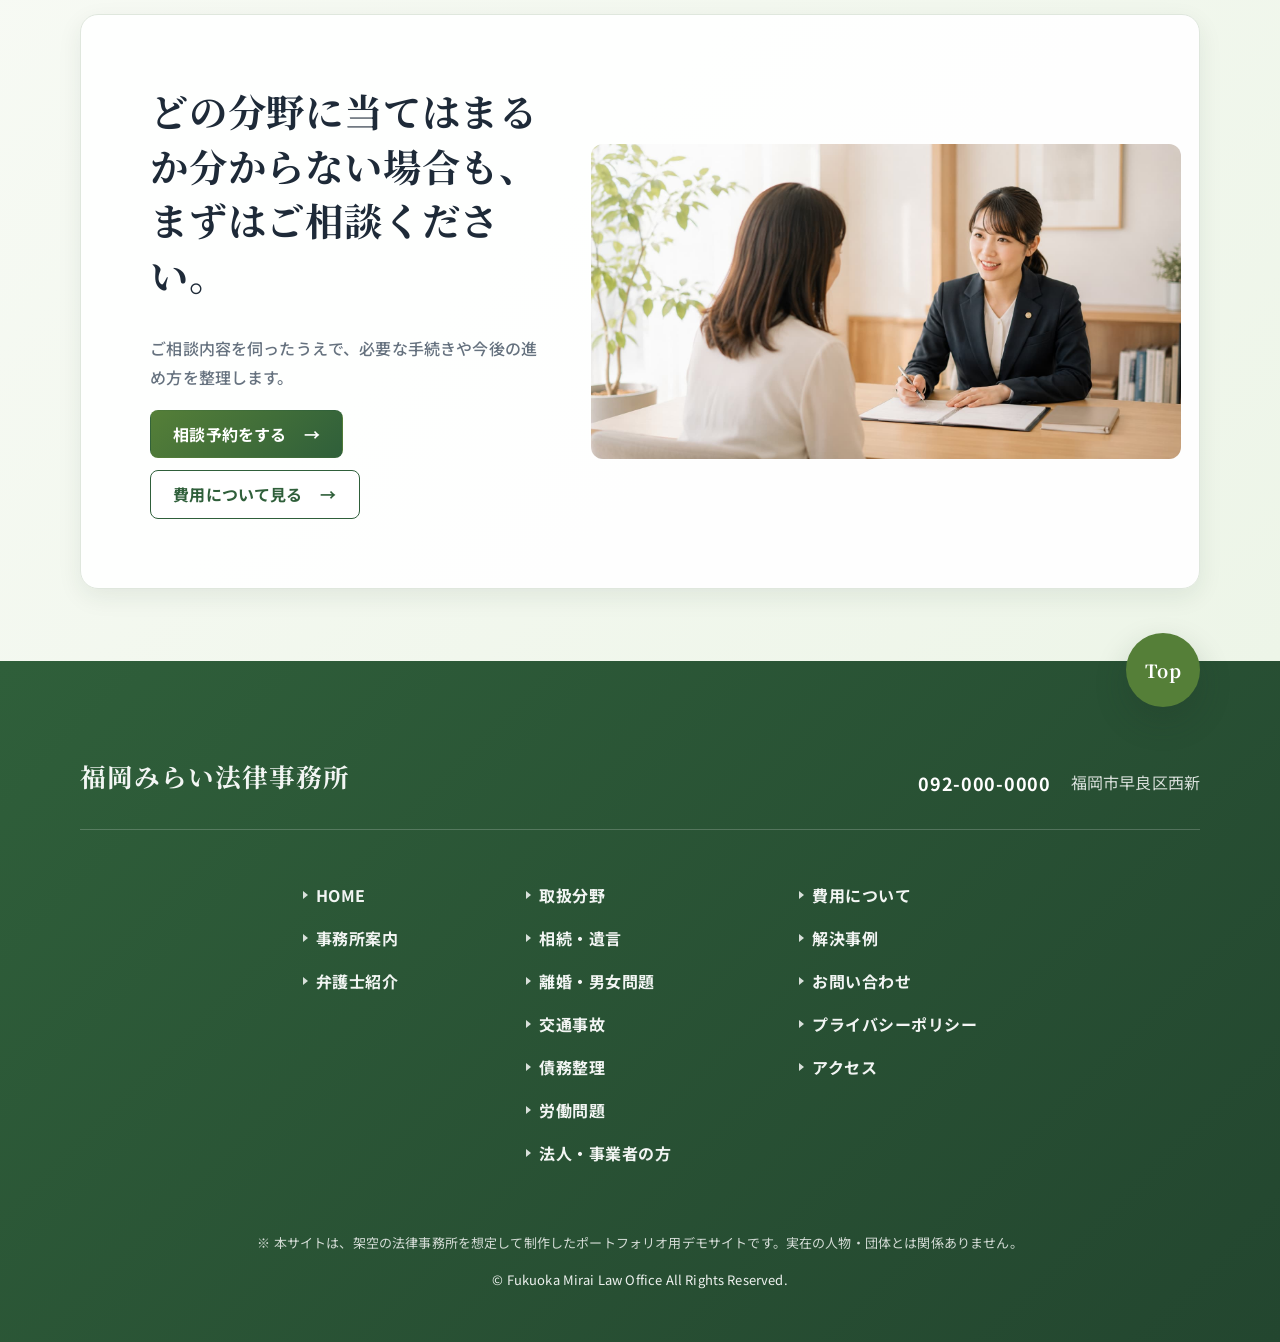
<file: practice.html>
<!DOCTYPE html>
<html lang="ja">
<head>
  <meta charset="UTF-8">
  <meta name="viewport" content="width=device-width, initial-scale=1.0">
  <meta name="description" content="福岡みらい法律事務所の取扱分野。相続・遺言、離婚、交通事故、債務整理、労働問題、顧問契約などに対応しています。">
  <title>取扱分野｜福岡みらい法律事務所</title>
  <link rel="canonical" href="https://kota-web-design.github.io/fukuoka-mirai-law-demo/practice.html">
  <link rel="icon" type="image/png" sizes="64x64" href="img/favicon.png">
  <link rel="apple-touch-icon" sizes="180x180" href="img/apple-touch-icon.png">
  <meta name="theme-color" content="#1b2f4d">
  <meta property="og:locale" content="ja_JP">
  <meta property="og:type" content="website">
  <meta property="og:site_name" content="福岡みらい法律事務所">
  <meta property="og:title" content="取扱分野｜福岡みらい法律事務所">
  <meta property="og:description" content="福岡みらい法律事務所の取扱分野。相続・遺言、離婚、交通事故、債務整理、労働問題、顧問契約などに対応しています。">
  <meta property="og:url" content="https://kota-web-design.github.io/fukuoka-mirai-law-demo/practice.html">
  <meta property="og:image" content="https://kota-web-design.github.io/fukuoka-mirai-law-demo/img/ogp-hero.jpg">
  <meta property="og:image:type" content="image/jpeg">
  <meta property="og:image:width" content="1200">
  <meta property="og:image:height" content="630">
  <meta property="og:image:alt" content="福岡みらい法律事務所の外観、所属弁護士、法律相談のご案内">
  <meta name="twitter:card" content="summary_large_image">
  <link rel="preconnect" href="https://fonts.googleapis.com">
  <link rel="preconnect" href="https://fonts.gstatic.com" crossorigin>
  <link href="https://fonts.googleapis.com/css2?family=Noto+Sans+JP:wght@400;500;600;700&amp;family=Noto+Serif+JP:wght@500;600;700&amp;display=swap" rel="stylesheet">
  <link rel="stylesheet" href="style.css?v=20260619-1">
</head>
<body>
  <a class="skip-link" href="#main">本文へ移動</a>
  <header class="site-header">
    <div class="site-header__inner">
      <a class="site-header__logo" href="index.html"><img src="img/logo-horizontal.jpg" alt="福岡みらい法律事務所" width="1250" height="360"></a>
      <nav class="site-header__nav" aria-label="グローバルナビゲーション"><a href="practice.html">取扱分野</a><a href="lawyers.html">弁護士紹介</a><a href="cases.html">解決事例</a><a href="fee.html">費用について</a><a href="office.html">事務所案内</a><a href="contact.html">お問い合わせ</a></nav>
      <div class="site-header__actions"><a class="site-header__tel" href="tel:0920000000"><span>092-000-0000</span></a><a class="button button--green" href="contact.html#contactForm">相談予約をする</a></div>
      <button class="menu-button" type="button" aria-label="メニューを開く" aria-expanded="false" aria-controls="mobileNav"><span></span><span></span><span></span></button>
    </div>
    <nav class="mobile-nav" id="mobileNav" aria-label="スマートフォンナビゲーション"><a href="index.html">ホーム</a><a href="practice.html">取扱分野</a><a href="lawyers.html">弁護士紹介</a><a href="cases.html">解決事例</a><a href="fee.html">費用について</a><a href="office.html">事務所案内</a><a href="contact.html">お問い合わせ</a></nav>
  </header>

  <main id="main">
    <!-- Page Hero -->
    <section class="page-hero page-hero--practice page-hero--simple">
      <div class="container page-hero__inner">
        <p class="breadcrumb"><a href="index.html">ホーム</a> / 取扱分野</p>
        <h1>取扱分野</h1>
        <p>暮らしや仕事の中で起こる身近な法律問題を、<br>分野ごとに分かりやすく整理しています。</p>
      </div>
    </section>

    <!-- Practice List -->
    <section class="section">
      <div class="container">
        <div class="section-heading section-heading--center section-heading--wide">
          <h2>お困りごとに近い分野を<br class="sp-only">ご確認ください</h2>
          <p>各分野のページでは、よくあるご相談・サポート内容・解決までの流れを分かりやすく整理しています。</p>
        </div>
        <div class="detail-card-grid">
          <article class="detail-card" id="inheritance">
            <h3>相続・遺言</h3>
            <p>遺産分割協議、遺言書作成、相続放棄、遺留分など、家族間のトラブルを整理します。</p>
            <ul><li>遺産分割で話し合いが進まない</li><li>遺言書を作成したい</li><li>相続放棄を検討している</li></ul>
            <a class="text-link" href="inheritance.html">この分野の詳細を見る</a>
          </article>
          <article class="detail-card" id="divorce">
            <h3>離婚・男女問題</h3>
            <p>離婚協議、親権、養育費、財産分与、慰謝料など、今後の生活を見据えてサポートします。</p>
            <ul><li>離婚を切り出された</li><li>子どものことが心配</li><li>条件を整理して話し合いたい</li></ul>
            <a class="text-link" href="divorce.html">この分野の詳細を見る</a>
          </article>
          <article class="detail-card" id="accident">
            <h3>交通事故</h3>
            <p>保険会社との交渉、治療中の不安、示談金、後遺障害の申請などを整理します。</p>
            <ul><li>提示額が妥当か分からない</li><li>治療終了を促されている</li><li>後遺障害の手続きが不安</li></ul>
            <a class="text-link" href="accident.html">この分野の詳細を見る</a>
          </article>
          <article class="detail-card" id="debt">
            <h3>債務整理</h3>
            <p>任意整理、個人再生、自己破産など、家計や生活再建に向けた方法を一緒に検討します。</p>
            <ul><li>返済が追いつかない</li><li>督促が届いて不安</li><li>家族に知られず相談したい</li></ul>
            <a class="text-link" href="debt.html">この分野の詳細を見る</a>
          </article>
          <article class="detail-card" id="labor">
            <h3>労働問題</h3>
            <p>解雇、残業代、ハラスメント、退職トラブルなど、働く中での不安に対応します。</p>
            <ul><li>突然解雇された</li><li>残業代が支払われない</li><li>退職時の条件を確認したい</li></ul>
            <a class="text-link" href="labor.html">この分野の詳細を見る</a>
          </article>
          <article class="detail-card" id="corporate">
            <h3>顧問契約・企業法務</h3>
            <p>契約書確認、労務対応、クレーム対応など、日常的な法務相談に対応します。</p>
            <ul><li>契約書を確認してほしい</li><li>従業員対応で相談したい</li><li>継続的に相談できる先がほしい</li></ul>
            <a class="text-link" href="corporate.html">この分野の詳細を見る</a>
          </article>
        </div>
      </div>
    </section>

    <!-- CTA -->
    <section class="cta-panel cta-panel--practice">
      <div class="container cta-panel__inner">
        <div class="cta-panel__content">
          <h2>どの分野に当てはまるか分からない場合も、まずはご相談ください。</h2>
          <p>ご相談内容を伺ったうえで、必要な手続きや今後の進め方を整理します。</p>
          <div class="cta-panel__buttons">
            <a class="button button--green" href="contact.html#contactForm">相談予約をする</a>
            <a class="button button--outline" href="fee.html">費用について見る</a>
          </div>
        </div>
        <figure class="cta-panel__media">
          <img src="img/practice_hero.jpg" alt="法律相談で内容を確認する弁護士と相談者" width="1717" height="916" loading="lazy">
        </figure>
      </div>
    </section>
  </main>

  <footer class="site-footer">
    <a class="footer-top" href="#main" aria-label="ページ上部へ戻る">Top</a>
    <div class="container site-footer__identity">
      <a class="site-footer__brand" href="index.html">福岡みらい法律事務所</a>
      <p><a href="tel:0920000000">092-000-0000</a><span>福岡市早良区西新</span></p>
    </div>
    <nav class="container site-footer__links" aria-label="フッターナビゲーション">
      <ul>
        <li><a href="index.html">HOME</a></li>
        <li><a href="office.html">事務所案内</a></li>
        <li><a href="lawyers.html">弁護士紹介</a></li>
      </ul>
      <ul>
        <li><a href="practice.html">取扱分野</a></li>
        <li><a href="inheritance.html">相続・遺言</a></li>
        <li><a href="divorce.html">離婚・男女問題</a></li>
        <li><a href="accident.html">交通事故</a></li>
        <li><a href="debt.html">債務整理</a></li>
        <li><a href="labor.html">労働問題</a></li>
        <li><a href="corporate.html">法人・事業者の方</a></li>
      </ul>
      <ul>
        <li><a href="fee.html">費用について</a></li>
        <li><a href="cases.html">解決事例</a></li>
        <li><a href="contact.html">お問い合わせ</a></li>
        <li><a href="privacy.html">プライバシーポリシー</a></li>
        <li><a href="office.html">アクセス</a></li>
      </ul>
    </nav>
    <p class="site-footer__demo-note">※ 本サイトは、架空の法律事務所を想定して制作したポートフォリオ用デモサイトです。実在の人物・団体とは関係ありません。</p>
    <p class="site-footer__copy">&copy; Fukuoka Mirai Law Office All Rights Reserved.</p>
  </footer>
  <script src="script.js?v=20260618-3"></script>
</body>
</html>
</file>
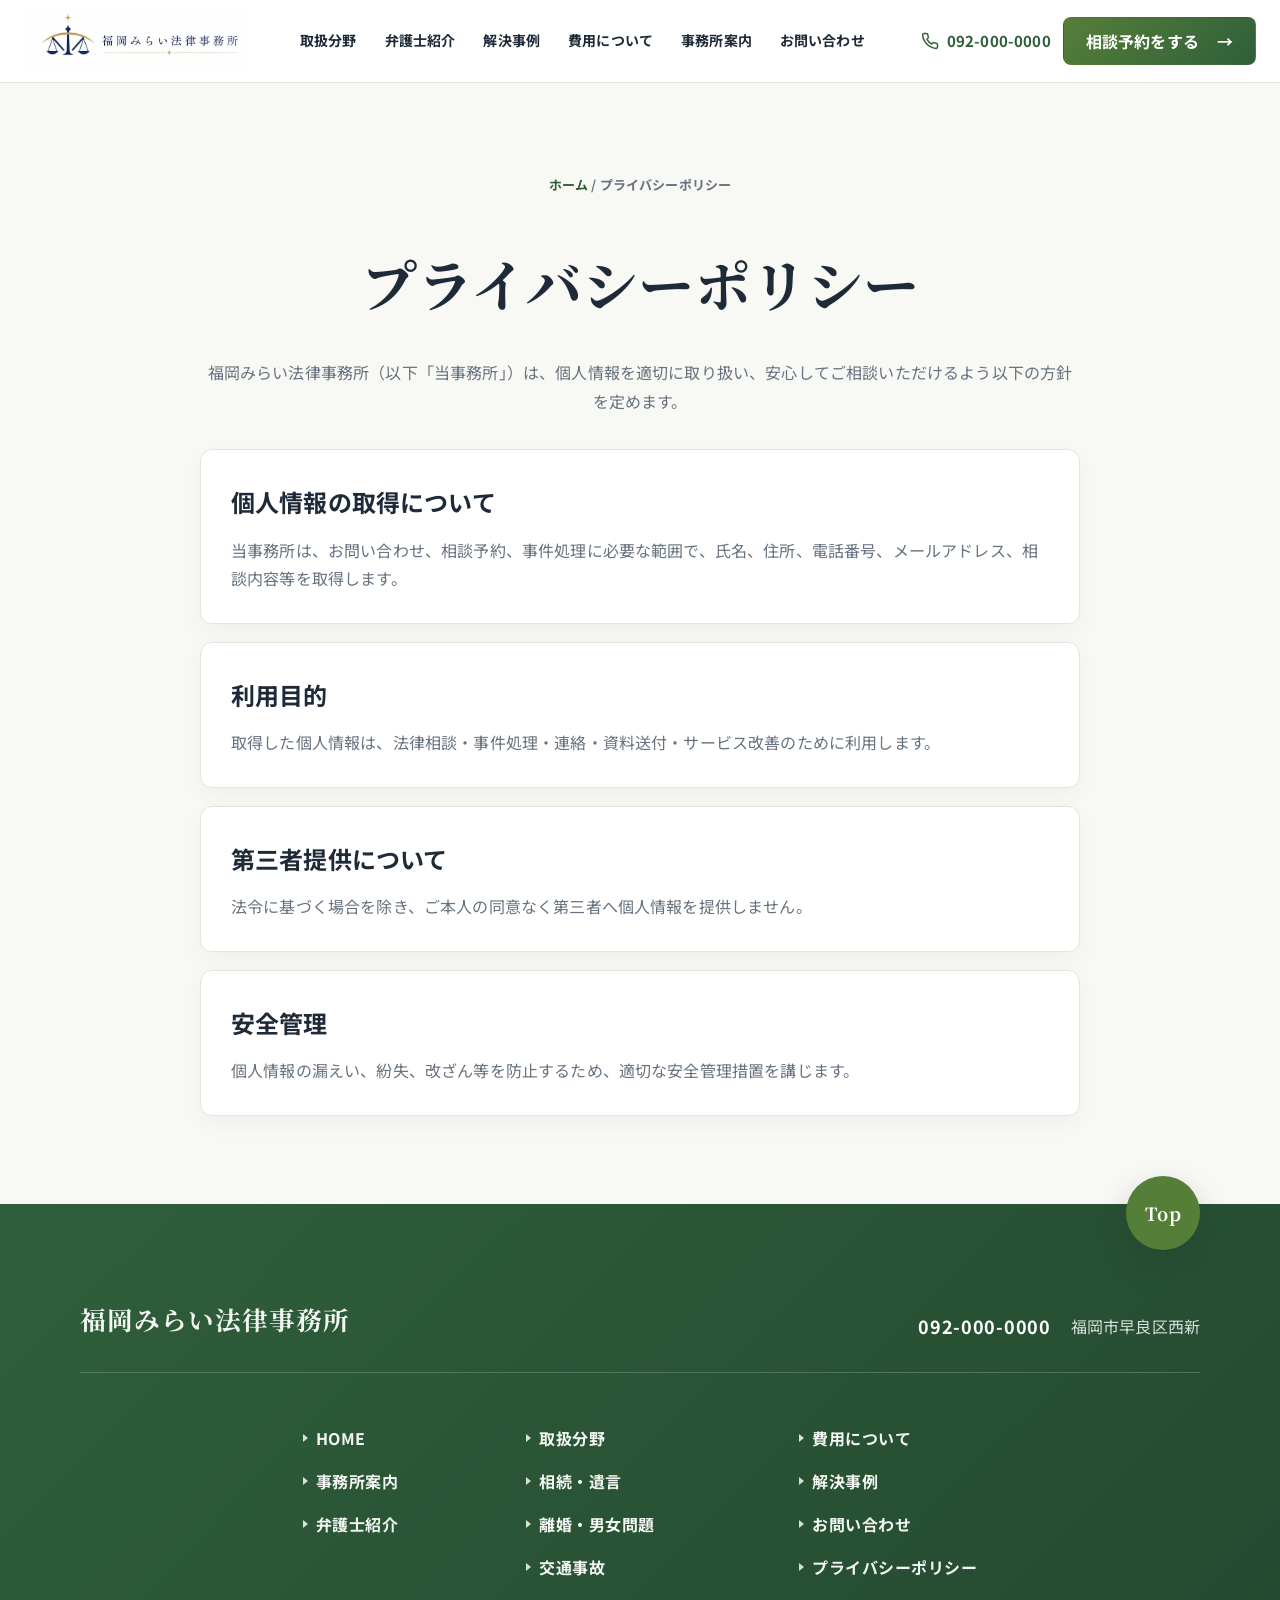
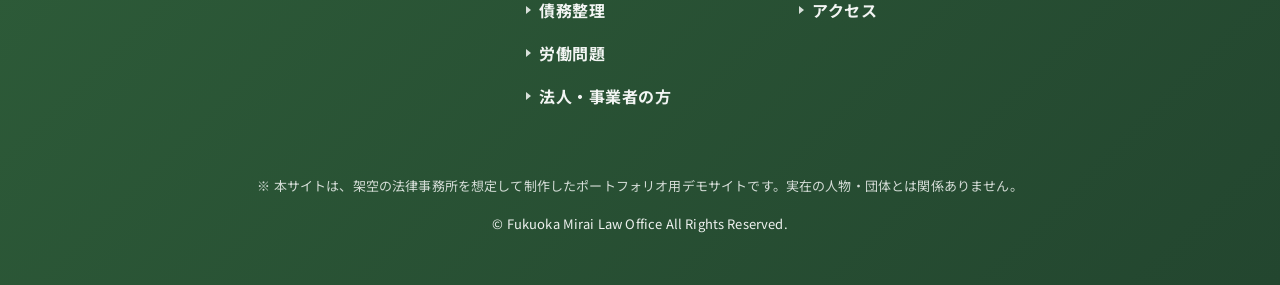
<file: privacy.html>
<!DOCTYPE html>
<html lang="ja">
<head>
  <meta charset="UTF-8">
  <meta name="viewport" content="width=device-width, initial-scale=1.0">
  <meta name="description" content="福岡みらい法律事務所のプライバシーポリシーです。">
  <title>プライバシーポリシー｜福岡みらい法律事務所</title>
  <link rel="canonical" href="https://kota-web-design.github.io/fukuoka-mirai-law-demo/privacy.html">
  <link rel="icon" type="image/png" sizes="64x64" href="img/favicon.png">
  <link rel="apple-touch-icon" sizes="180x180" href="img/apple-touch-icon.png">
  <meta name="theme-color" content="#1b2f4d">
  <meta property="og:locale" content="ja_JP">
  <meta property="og:type" content="website">
  <meta property="og:site_name" content="福岡みらい法律事務所">
  <meta property="og:title" content="プライバシーポリシー｜福岡みらい法律事務所">
  <meta property="og:description" content="福岡みらい法律事務所のプライバシーポリシーです。">
  <meta property="og:url" content="https://kota-web-design.github.io/fukuoka-mirai-law-demo/privacy.html">
  <meta property="og:image" content="https://kota-web-design.github.io/fukuoka-mirai-law-demo/img/ogp-hero.jpg">
  <meta property="og:image:type" content="image/jpeg">
  <meta property="og:image:width" content="1200">
  <meta property="og:image:height" content="630">
  <meta property="og:image:alt" content="福岡みらい法律事務所の外観、所属弁護士、法律相談のご案内">
  <meta name="twitter:card" content="summary_large_image">
  <link rel="preconnect" href="https://fonts.googleapis.com">
  <link rel="preconnect" href="https://fonts.gstatic.com" crossorigin>
  <link href="https://fonts.googleapis.com/css2?family=Noto+Sans+JP:wght@400;500;600;700&amp;family=Noto+Serif+JP:wght@500;600;700&amp;display=swap" rel="stylesheet">
  <link rel="stylesheet" href="style.css?v=20260619-1">
</head>
<body>
  <a class="skip-link" href="#main">本文へ移動</a>
  <header class="site-header"><div class="site-header__inner"><a class="site-header__logo" href="index.html"><img src="img/logo-horizontal.jpg" alt="福岡みらい法律事務所" width="1250" height="360"></a><nav class="site-header__nav" aria-label="グローバルナビゲーション"><a href="practice.html">取扱分野</a><a href="lawyers.html">弁護士紹介</a><a href="cases.html">解決事例</a><a href="fee.html">費用について</a><a href="office.html">事務所案内</a><a href="contact.html">お問い合わせ</a></nav><div class="site-header__actions"><a class="site-header__tel" href="tel:0920000000"><span>092-000-0000</span></a><a class="button button--green" href="contact.html#contactForm">相談予約をする</a></div><button class="menu-button" type="button" aria-label="メニューを開く" aria-expanded="false" aria-controls="mobileNav"><span></span><span></span><span></span></button></div><nav class="mobile-nav" id="mobileNav" aria-label="スマートフォンナビゲーション"><a href="index.html">ホーム</a><a href="practice.html">取扱分野</a><a href="lawyers.html">弁護士紹介</a><a href="cases.html">解決事例</a><a href="fee.html">費用について</a><a href="office.html">事務所案内</a><a href="contact.html">お問い合わせ</a></nav></header>
  <main id="main">
    <!-- Legal Text -->
    <section class="section legal-page">
      <div class="container narrow">
        <p class="breadcrumb"><a href="index.html">ホーム</a> / プライバシーポリシー</p>
        <h1>プライバシーポリシー</h1>
        <p>福岡みらい法律事務所（以下「当事務所」）は、個人情報を適切に取り扱い、安心してご相談いただけるよう以下の方針を定めます。</p>
        <article><h2>個人情報の取得について</h2><p>当事務所は、お問い合わせ、相談予約、事件処理に必要な範囲で、氏名、住所、電話番号、メールアドレス、相談内容等を取得します。</p></article>
        <article><h2>利用目的</h2><p>取得した個人情報は、法律相談・事件処理・連絡・資料送付・サービス改善のために利用します。</p></article>
        <article><h2>第三者提供について</h2><p>法令に基づく場合を除き、ご本人の同意なく第三者へ個人情報を提供しません。</p></article>
        <article><h2>安全管理</h2><p>個人情報の漏えい、紛失、改ざん等を防止するため、適切な安全管理措置を講じます。</p></article>
      </div>
    </section>
  </main>
  <footer class="site-footer">
    <a class="footer-top" href="#main" aria-label="ページ上部へ戻る">Top</a>
    <div class="container site-footer__identity">
      <a class="site-footer__brand" href="index.html">福岡みらい法律事務所</a>
      <p><a href="tel:0920000000">092-000-0000</a><span>福岡市早良区西新</span></p>
    </div>
    <nav class="container site-footer__links" aria-label="フッターナビゲーション">
      <ul>
        <li><a href="index.html">HOME</a></li>
        <li><a href="office.html">事務所案内</a></li>
        <li><a href="lawyers.html">弁護士紹介</a></li>
      </ul>
      <ul>
        <li><a href="practice.html">取扱分野</a></li>
        <li><a href="inheritance.html">相続・遺言</a></li>
        <li><a href="divorce.html">離婚・男女問題</a></li>
        <li><a href="accident.html">交通事故</a></li>
        <li><a href="debt.html">債務整理</a></li>
        <li><a href="labor.html">労働問題</a></li>
        <li><a href="corporate.html">法人・事業者の方</a></li>
      </ul>
      <ul>
        <li><a href="fee.html">費用について</a></li>
        <li><a href="cases.html">解決事例</a></li>
        <li><a href="contact.html">お問い合わせ</a></li>
        <li><a href="privacy.html">プライバシーポリシー</a></li>
        <li><a href="office.html">アクセス</a></li>
      </ul>
    </nav>
    <p class="site-footer__demo-note">※ 本サイトは、架空の法律事務所を想定して制作したポートフォリオ用デモサイトです。実在の人物・団体とは関係ありません。</p>
    <p class="site-footer__copy">&copy; Fukuoka Mirai Law Office All Rights Reserved.</p>
  </footer>
  <script src="script.js?v=20260618-3"></script>
</body>
</html>
</file>
<file: style.css>
/* =========================================================
  Base / Tokens
========================================================= */
:root {
  --color-bg: #f8f8f4;
  --color-surface: #ffffff;
  --color-text: #1e2a38;
  --color-muted: #66727f;
  --color-green: #557f38;
  --color-green-dark: #2f5f3a;
  --color-green-soft: #eef5ea;
  --color-gold: #b8944d;
  --color-gold-soft: #f4eddf;
  --color-line: #dfe7dd;
  --shadow-sm: 0 8px 24px rgba(31, 49, 37, 0.08);
  --shadow-md: 0 16px 48px rgba(31, 49, 37, 0.12);
  --radius-sm: 8px;
  --radius-md: 12px;
  --radius-lg: 18px;
  --container: 1120px;
  --header-height: 82px;
}

*,
*::before,
*::after {
  box-sizing: border-box;
}

html {
  scroll-behavior: smooth;
  text-size-adjust: 100%;
  -webkit-text-size-adjust: 100%;
}

body {
  margin: 0;
  overflow-x: hidden;
  background: var(--color-bg);
  color: var(--color-text);
  font-family: "Noto Sans JP", system-ui, -apple-system, BlinkMacSystemFont, sans-serif;
  font-size: 16px;
  line-height: 1.8;
  letter-spacing: 0.01em;
}

body.is-menu-open {
  overflow: hidden;
}

.sp-only {
  display:none;
}

.pc-only {
  display:block;
}


img,
svg {
  display: block;
}

img {
  max-width: 100%;
  height: auto;
}

a {
  color: inherit;
  text-decoration: none;
}

button,
input,
select,
textarea {
  font: inherit;
}

button {
  cursor: pointer;
}

:focus-visible {
  outline: 3px solid rgba(85, 127, 56, 0.4);
  outline-offset: 3px;
}

.skip-link {
  position: fixed;
  top: 12px;
  left: 12px;
  z-index: 1000;
  padding: 10px 14px;
  transform: translateY(-150%);
  border-radius: 999px;
  background: var(--color-green-dark);
  color: #fff;
  font-weight: 700;
}

.skip-link:focus {
  transform: translateY(0);
}

.container {
  width: min(calc(100% - 48px), var(--container));
  margin-inline: auto;
}

.narrow {
  max-width: 880px;
}

/* =========================================================
  Buttons / Links
========================================================= */
.button {
  display: inline-flex;
  align-items: center;
  justify-content: center;
  gap: 10px;
  min-height: 48px;
  padding: 12px 22px;
  border: 1px solid transparent;
  border-radius: var(--radius-sm);
  font-weight: 700;
  line-height: 1.4;
  transition: transform 0.25s ease, box-shadow 0.25s ease, background-color 0.25s ease, color 0.25s ease;
}

.button::after,
.text-link::after,
.practice-card span:last-child::after {
  content: "→";
  margin-left: 8px;
  transition: transform 0.25s ease;
}

.button:hover,
.text-link:hover,
.practice-card:hover span:last-child {
  color: inherit;
}

.button:hover {
  transform: translateY(-1px);
  box-shadow: var(--shadow-sm);
}

.button:hover::after,
.text-link:hover::after,
.practice-card:hover span:last-child::after {
  transform: translateX(3px);
}

.button--green {
  background: linear-gradient(135deg, var(--color-green), var(--color-green-dark));
  color: #fff;
}

.button--outline {
  border-color: var(--color-green-dark);
  background: #fff;
  color: var(--color-green-dark);
}

.button--white {
  border-color: rgba(255, 255, 255, 0.5);
  background: #fff;
  color: var(--color-green-dark);
}

.button--line {
  border-color: #cfe4c8;
  background: #fff;
  color: var(--color-green-dark);
}

.text-link {
  display: inline-flex;
  align-items: center;
  margin-top: 22px;
  color: var(--color-green-dark);
  font-weight: 700;
}

/* =========================================================
  Header / Navigation
========================================================= */
.site-header {
  position: sticky;
  top: 0;
  z-index: 100;
  border-bottom: 1px solid rgba(223, 231, 221, 0.9);
  background: rgba(255, 255, 255, 0.94);
  backdrop-filter: blur(14px);
}

.site-header__inner {
  display: flex;
  align-items: center;
  justify-content: space-between;
  gap: 24px;
  width: min(calc(100% - 48px), 1240px);
  min-height: var(--header-height);
  margin-inline: auto;
}

.site-header__logo {
  display: inline-flex;
  align-items: center;
  flex: 0 0 auto;
}

.site-header__logo img {
  width: 220px;
  height: auto;
}

.site-header__nav {
  display: flex;
  align-items: center;
  justify-content: center;
  gap: 28px;
  font-size: 14px;
  font-weight: 700;
}

.site-header__nav a {
  position: relative;
  padding: 8px 0;
}

.site-header__nav a::after {
  position: absolute;
  right: 0;
  bottom: 0;
  left: 0;
  height: 2px;
  transform: scaleX(0);
  transform-origin: right;
  background: var(--color-green);
  content: "";
  transition: transform 0.25s ease;
}

.site-header__nav a:hover::after {
  transform: scaleX(1);
  transform-origin: left;
}

.site-header__actions {
  display: flex;
  align-items: center;
  gap: 12px;
}

.site-header__tel {
  display: inline-flex;
  align-items: center;
  gap: 8px;
  color: var(--color-green-dark);
  font-size: 15px;
  font-weight: 700;
  line-height: 1.4;
  white-space: nowrap;
}

.site-header__tel::before {
  display: block;
  flex: 0 0 auto;
  width: 18px;
  height: 18px;
  background: currentColor;
  content: "";
  mask: url("data:image/svg+xml,%3Csvg xmlns='http://www.w3.org/2000/svg' viewBox='0 0 24 24' fill='none' stroke='black' stroke-width='2' stroke-linecap='round' stroke-linejoin='round'%3E%3Cpath d='M22 16.92v3a2 2 0 0 1-2.18 2 19.79 19.79 0 0 1-8.63-3.07 19.5 19.5 0 0 1-6-6A19.79 19.79 0 0 1 2.12 4.18 2 2 0 0 1 4.11 2h3a2 2 0 0 1 2 1.72c.12.9.32 1.77.59 2.61a2 2 0 0 1-.45 2.11L8 9.69a16 16 0 0 0 6.31 6.31l1.25-1.25a2 2 0 0 1 2.11-.45c.84.27 1.71.47 2.61.59A2 2 0 0 1 22 16.92Z'/%3E%3C/svg%3E") center / contain no-repeat;
  -webkit-mask: url("data:image/svg+xml,%3Csvg xmlns='http://www.w3.org/2000/svg' viewBox='0 0 24 24' fill='none' stroke='black' stroke-width='2' stroke-linecap='round' stroke-linejoin='round'%3E%3Cpath d='M22 16.92v3a2 2 0 0 1-2.18 2 19.79 19.79 0 0 1-8.63-3.07 19.5 19.5 0 0 1-6-6A19.79 19.79 0 0 1 2.12 4.18 2 2 0 0 1 4.11 2h3a2 2 0 0 1 2 1.72c.12.9.32 1.77.59 2.61a2 2 0 0 1-.45 2.11L8 9.69a16 16 0 0 0 6.31 6.31l1.25-1.25a2 2 0 0 1 2.11-.45c.84.27 1.71.47 2.61.59A2 2 0 0 1 22 16.92Z'/%3E%3C/svg%3E") center / contain no-repeat;
}

.menu-button {
  position: relative;
  display: none;
  width: 52px;
  height: 56px;
  padding: 0;
  border: 0;
  background: transparent;
  color: var(--color-green-dark);
}

.menu-button span {
  position: absolute;
  left: 14px;
  display: block;
  width: 24px;
  height: 2px;
  border-radius: 999px;
  background: currentColor;
  transition: top 0.25s ease, left 0.25s ease, width 0.25s ease, transform 0.25s ease;
}

.menu-button span:nth-child(1) {
  top: 15px;
}

.menu-button span:nth-child(2) {
  display: none;
}

.menu-button span:nth-child(3) {
  top: 23px;
  left: 20px;
  width: 18px;
}

.menu-button::after {
  position: absolute;
  right: 0;
  bottom: 3px;
  left: 0;
  color: currentColor;
  content: "MENU";
  font-size: 9px;
  font-weight: 700;
  line-height: 1;
}

.menu-button.is-open span:nth-child(1) {
  top: 20px;
  transform: rotate(45deg);
}

.menu-button.is-open span:nth-child(3) {
  top: 20px;
  left: 14px;
  width: 24px;
  transform: rotate(-45deg);
}

.menu-button.is-open::after {
  content: "CLOSE";
}

.mobile-nav {
  display: none;
}

/* =========================================================
  Hero
========================================================= */
.hero {
  position: relative;
  overflow: hidden;
  background:
    linear-gradient(90deg, rgba(248, 248, 244, 0.42) 0%, rgba(248, 248, 244, 0.22) 38%, rgba(248, 248, 244, 0.06) 68%, rgba(248, 248, 244, 0) 100%),
    url("img/hero.jpg") center center / cover no-repeat;
}

.hero__inner {
  position: relative;
  display: flex;
  align-items: center;
  width: min(calc(100% - 96px), 1240px);
  min-height: 640px;
  margin-inline: auto;
  padding: 82px 0;
}

.hero__content {
  position: relative;
  z-index: 2;
  width: min(100%, 610px);
  padding: 42px 0;
}

.hero h1 {
  margin: 0;
  font-family: "Noto Serif JP", serif;
  font-size: clamp(38px, 4.4vw, 58px);
  line-height: 1.28;
  letter-spacing: 0.03em;
}

.hero__text {
  max-width: 520px;
  margin: 24px 0 0;
  color: #314052;
  font-weight: 600;
}

.hero__buttons {
  display: flex;
  flex-wrap: wrap;
  gap: 14px;
  margin-top: 26px;
}

.hero__badges {
  display: flex;
  flex-wrap: wrap;
  gap: 20px;
  margin-top: 22px;
}

.hero-badge {
  position: relative;
  display: inline-flex;
  align-items: center;
  padding-left: 14px;
  color: var(--color-text);
}

.hero-badge::before {
  position: absolute;
  top: 0.45em;
  bottom: 0.35em;
  left: 0;
  width: 3px;
  border-radius: 999px;
  background: var(--color-gold);
  content: "";
}

.hero-badge__inner {
  display: inline-flex;
  flex-wrap: wrap;
  gap: 6px;
  align-items: baseline;
  text-align: left;
}

.hero-badge strong,
.hero-badge small {
  display: block;
}

.hero-badge strong {
  color: #6d5525;
  font-size: 15px;
  font-weight: 800;
  line-height: 1.45;
}

.hero-badge small {
  color: var(--color-muted);
  font-size: 11px;
  font-weight: 800;
  letter-spacing: 0.08em;
  line-height: 1.4;
}

/* =========================================================
  Section Headings
========================================================= */
.section {
  padding: 88px 0;
}

.section--soft {
  background: #f1f5ef;
}

.section--line {
  border-top: 1px solid var(--color-line);
  border-bottom: 1px solid var(--color-line);
  background: #fff;
}

.section-kicker {
  margin: 0 0 12px;
  color: var(--color-green);
  font-size: 13px;
  font-weight: 700;
  letter-spacing: 0.12em;
}

.section-heading {
  margin-bottom: 34px;
}

.section-heading--center {
  max-width: 680px;
  margin-inline: auto;
  text-align: center;
}

.section-heading--wide {
  max-width: 880px;
}

.section-heading h2,
.strength-lead h2,
.cta-band h2,
.cta-panel h2 {
  margin: 0;
  font-family: "Noto Serif JP", serif;
  font-size: clamp(28px, 3vw, 42px);
  line-height: 1.42;
  letter-spacing: 0.02em;
}

.section-heading p,
.strength-lead p,
.cta-panel p {
  margin: 14px 0 0;
  color: var(--color-muted);
  font-weight: 500;
}

/* =========================================================
  Strength
========================================================= */
.strength-section {
  background: var(--color-surface);
}

.strength-lead {
  display: grid;
  gap: 18px;
  max-width: 760px;
  margin: 0 auto 44px;
  text-align: center;
}

.strength-list {
  position: relative;
  left: 50%;
  display: grid;
  grid-template-columns: repeat(3, 1fr);
  width: min(1320px, calc(100vw - 48px));
  transform: translateX(-50%);
  border: 1px solid var(--color-line);
  border-radius: var(--radius-lg);
  background: linear-gradient(135deg, #fff, #fbfcfa);
  box-shadow: var(--shadow-sm);
  overflow: hidden;
}

.strength-item {
  padding: 36px 28px;
  text-align: center;
}

.strength-item + .strength-item {
  border-left: 1px solid var(--color-line);
}

.icon-circle {
  display: inline-grid;
  width: auto;
  height: auto;
  place-items: center;
  margin: 0 auto 18px;
  color: var(--color-green-dark);
}

.icon-circle svg,
.practice-card__icon svg {
  fill: none;
  stroke: currentColor;
  stroke-linecap: round;
  stroke-linejoin: round;
  stroke-width: 1.8;
}

.icon-circle svg {
  width: 42px;
  height: 42px;
}

.strength-item h3 {
  margin: 0 0 10px;
  font-size: 20px;
}

.strength-item p {
  margin: 0;
  color: var(--color-muted);
}

/* =========================================================
  Practice Cards
========================================================= */
.practice-grid {
  display: grid;
  grid-template-columns: repeat(3, 1fr);
  gap: 18px;
}

.practice-card {
  display: grid;
  justify-items: center;
  min-height: 250px;
  padding: 34px 30px;
  border: 1px solid var(--color-line);
  border-radius: var(--radius-md);
  background: var(--color-surface);
  box-shadow: 0 8px 24px rgba(31, 49, 37, 0.04);
  text-align: center;
  transition: transform 0.25s ease, box-shadow 0.25s ease, border-color 0.25s ease;
}

.practice-card:hover {
  transform: translateY(-4px);
  border-color: #c6d9bc;
  box-shadow: var(--shadow-sm);
}

.practice-card__icon {
  display: inline-grid;
  width: auto;
  height: auto;
  place-items: center;
  margin-inline: auto;
  margin-bottom: 24px;
  color: var(--color-green-dark);
}

.practice-card__icon svg {
  width: 44px;
  height: 44px;
}

.practice-card h3 {
  margin: 0 0 8px;
  font-size: 21px;
}

.practice-card p {
  margin: 0;
  color: var(--color-muted);
  font-size: 14px;
}

.practice-card span:last-child {
  align-self: end;
  justify-self: center;
  margin-top: 24px;
  color: var(--color-green-dark);
  font-size: 14px;
  font-weight: 700;
}

/* =========================================================
  Lawyers / News
========================================================= */
.two-column {
  display: grid;
  grid-template-columns: minmax(0, 1fr) minmax(0, 0.95fr);
  gap: 48px;
}

.lawyer-mini-list {
  display: grid;
  gap: 16px;
}

.lawyer-mini {
  display: grid;
  grid-template-columns: 260px 1fr;
  gap: 30px;
  align-items: center;
  padding: 28px;
  border: 1px solid var(--color-line);
  border-radius: var(--radius-md);
  background: #fff;
}

.lawyer-mini img {
  width: 100%;
  aspect-ratio: 4 / 3;
  border-radius: var(--radius-sm);
  object-fit: cover;
  object-position: center center;
}

.lawyer-mini p,
.lawyer-mini h3,
.lawyer-mini span {
  margin: 0;
}

.lawyer-mini p,
.lawyer-mini span {
  color: var(--color-muted);
  font-size: 13px;
  font-weight: 600;
}

.lawyer-mini h3 {
  margin: 4px 0;
  font-size: 22px;
}

.lawyer-summary .text-link {
  display: flex;
  width: fit-content;
  margin: 24px auto 0;
}

.lawyer-summary .section-heading,
.news-summary .section-heading {
  text-align: center;
}

.lawyer-summary .section-heading p,
.news-summary .section-heading p {
  margin-inline: auto;
}

.news-list {
  display: grid;
  border: 1px solid var(--color-line);
  border-radius: var(--radius-md);
  background: #fff;
  overflow: hidden;
}

.news-list a {
  display: grid;
  grid-template-columns: 110px 1fr;
  gap: 18px;
  padding: 18px 22px;
  border-bottom: 1px solid var(--color-line);
  transition: background-color 0.25s ease;
}

.news-list a:last-child {
  border-bottom: 0;
}

.news-list a:hover {
  background: var(--color-green-soft);
}

.news-list time {
  color: var(--color-green-dark);
  font-weight: 700;
}

/* =========================================================
  Flow
========================================================= */
.flow-list {
  display: grid;
  grid-template-columns: repeat(5, 1fr);
  gap: 16px;
  margin: 0;
  padding: 0;
  list-style: none;
  border: 0;
  background: transparent;
  overflow: visible;
}

.flow-list li {
  position: relative;
  padding: 32px 24px;
  border: 1px solid var(--color-line);
  border-radius: var(--radius-md);
  background: #fff;
  box-shadow: 0 8px 22px rgba(31, 49, 37, 0.04);
  text-align: center;
}

.flow-list li + li {
  border-left: 1px solid var(--color-line);
}

.flow-list span,
.vertical-flow span {
  display: inline-flex;
  align-items: center;
  justify-content: center;
  width: 34px;
  height: 34px;
  margin-bottom: 14px;
  border-radius: 999px;
  background: var(--color-green);
  color: #fff;
  font-size: 12px;
  font-weight: 700;
}

.flow-list h3,
.flow-list p {
  margin: 0;
}

.flow-list h3 {
  margin-bottom: 8px;
  font-size: 18px;
}

.flow-list p {
  color: var(--color-muted);
  font-size: 14px;
  line-height: 1.75;
}

/* =========================================================
  CTA / Footer
========================================================= */
.cta-band {
  padding: 58px 0;
  border-top: 1px solid var(--color-line);
  border-bottom: 1px solid var(--color-line);
  background: linear-gradient(135deg, #ffffff 0%, #f1f7ee 100%);
  color: var(--color-text);
}

.cta-band__inner {
  display: flex;
  align-items: center;
  justify-content: space-between;
  gap: 34px;
}

.cta-band p {
  margin: 10px 0 0;
  color: var(--color-muted);
}

.cta-band__buttons {
  display: flex;
  flex-wrap: wrap;
  gap: 12px;
}

.cta-panel {
  padding: 72px 0;
  background: var(--color-green-soft);
}

.cta-panel__inner {
  display: grid;
  gap: 18px;
  justify-items: center;
  max-width: 820px;
  text-align: center;
}

.cta-panel__buttons {
  display: flex;
  flex-wrap: wrap;
  justify-content: center;
  gap: 12px;
}

.cta-panel--practice,
.cta-panel--lawyers,
.cta-panel--cases,
.cta-panel--fee {
  background: linear-gradient(135deg, #f7faf4 0%, #edf5e8 100%);
  color: var(--color-text);
}

.cta-panel--practice .cta-panel__inner,
.cta-panel--lawyers .cta-panel__inner,
.cta-panel--cases .cta-panel__inner,
.cta-panel--fee .cta-panel__inner {
  grid-template-columns: minmax(0, 0.9fr) minmax(420px, 1.08fr);
  align-items: center;
  justify-items: stretch;
  gap: 0;
  max-width: var(--container);
  padding: 18px;
  border: 1px solid var(--color-line);
  border-radius: var(--radius-lg);
  background: rgba(255, 255, 255, 0.94);
  box-shadow: var(--shadow-sm);
  text-align: left;
  overflow: hidden;
}

.cta-panel__content {
  display: grid;
  gap: 18px;
  align-content: center;
  padding: clamp(28px, 4vw, 54px);
}

.cta-panel--practice p,
.cta-panel--lawyers p,
.cta-panel--cases p,
.cta-panel--fee p {
  color: var(--color-muted);
}

.cta-panel--practice .cta-panel__buttons,
.cta-panel--lawyers .cta-panel__buttons,
.cta-panel--cases .cta-panel__buttons,
.cta-panel--fee .cta-panel__buttons {
  justify-content: flex-start;
}

.cta-panel__media {
  height: auto;
  min-height: 0;
  margin: 0;
  border-radius: calc(var(--radius-lg) - 6px);
  overflow: hidden;
}

.cta-panel__media img {
  width: 100%;
  height: auto;
  min-height: 0;
  object-fit: contain;
  object-position: center center;
}

.site-footer {
  position: relative;
  padding: 92px 0 50px;
  background: linear-gradient(135deg, var(--color-green-dark), #23462f);
  color: rgba(255, 255, 255, 0.94);
}

.footer-top {
  position: absolute;
  top: -28px;
  right: max(40px, calc((100vw - var(--container)) / 2));
  display: grid;
  width: 74px;
  height: 74px;
  place-items: center;
  border-radius: 999px;
  background: var(--color-green);
  color: #fff;
  font-family: "Noto Serif JP", serif;
  font-size: 18px;
  font-weight: 700;
  box-shadow: 0 14px 32px rgba(31, 49, 37, 0.22);
}

.site-footer__identity {
  display: flex;
  align-items: flex-end;
  justify-content: space-between;
  gap: 24px;
  margin-bottom: 48px;
  padding-bottom: 30px;
  border-bottom: 1px solid rgba(255, 255, 255, 0.2);
}

.site-footer__brand {
  font-family: "Noto Serif JP", serif;
  font-size: clamp(20px, 2vw, 26px);
  font-weight: 700;
  letter-spacing: 0.04em;
}

.site-footer__identity p {
  display: flex;
  flex-wrap: wrap;
  align-items: center;
  justify-content: flex-end;
  gap: 8px 20px;
  color: rgba(255, 255, 255, 0.82);
}

.site-footer__identity p a {
  color: #fff;
  font-size: 18px;
  font-weight: 700;
  letter-spacing: 0.04em;
}

.site-footer__links {
  display: grid;
  grid-template-columns: repeat(3, max-content);
  align-items: start;
  justify-content: center;
  gap: clamp(70px, 10vw, 150px);
}

.site-footer__links ul {
  margin: 0;
  padding: 0;
  list-style: none;
}

.site-footer__links ul {
  display: grid;
  align-content: start;
  gap: 12px;
}

.site-footer__links a {
  display: inline-flex;
  gap: 8px;
  align-items: center;
  min-height: 28px;
  font-weight: 700;
  letter-spacing: 0.03em;
  line-height: 1.5;
}

.site-footer__links a::before {
  width: 0;
  height: 0;
  border-top: 4px solid transparent;
  border-bottom: 4px solid transparent;
  border-left: 5px solid rgba(255, 255, 255, 0.82);
  content: "";
}

.site-footer p,
.site-footer ul {
  margin: 0;
}

.site-footer a {
  transition: color 0.25s ease;
}

.site-footer a:hover {
  color: #fff;
}

.site-footer .site-footer__copy {
  margin: 112px 0 0;
  color: rgba(255, 255, 255, 0.92);
  font-size: 13px;
  text-align: center;
}

/* =========================================================
  Page Hero / Breadcrumb
========================================================= */
.page-hero {
  position: relative;
  min-height: 380px;
  overflow: hidden;
  background:
    linear-gradient(90deg, rgba(248, 248, 244, 0.96) 0%, rgba(248, 248, 244, 0.86) 46%, rgba(248, 248, 244, 0.3) 100%),
    url("img/office_hero.jpg") right center / auto 100% no-repeat;
}

.page-hero--practice,
.page-hero--cases,
.page-hero--fee,
.page-hero--office,
.page-hero--contact,
.page-hero--inheritance,
.page-hero--practice-detail {
  min-height: 320px;
  border-bottom: 1px solid var(--color-line);
  background:
    radial-gradient(circle at 82% 18%, rgba(85, 127, 56, 0.09) 0, transparent 32%),
    linear-gradient(180deg, #fff 0%, var(--color-bg) 100%);
}

.page-hero--lawyers {
  min-height: 320px;
  border-bottom: 1px solid var(--color-line);
  background:
    radial-gradient(circle at 82% 18%, rgba(85, 127, 56, 0.09) 0, transparent 32%),
    linear-gradient(180deg, #fff 0%, var(--color-bg) 100%);
}

.page-hero__inner {
  display: grid;
  align-content: center;
  min-height: 380px;
  padding: 56px 0;
}

.page-hero__body {
  display: grid;
  gap: 0;
  justify-items: center;
  max-width: 720px;
  margin-inline: auto;
  text-align: center;
}

.page-hero--practice .page-hero__inner,
.page-hero--lawyers .page-hero__inner,
.page-hero--cases .page-hero__inner,
.page-hero--fee .page-hero__inner,
.page-hero--office .page-hero__inner,
.page-hero--contact .page-hero__inner,
.page-hero--inheritance .page-hero__inner,
.page-hero--practice-detail .page-hero__inner {
  justify-items: center;
  min-height: 320px;
  text-align: center;
}

.page-hero--simple .page-hero__inner {
  align-content: start;
  grid-template-rows: auto auto auto;
  justify-items: stretch;
  padding-top: 46px;
  text-align: left;
}

.page-hero--simple .page-hero__inner--breadcrumb-left {
  align-content: start;
  grid-template-rows: auto 1fr;
  justify-items: stretch;
  padding-top: 46px;
  text-align: left;
}

.page-hero--simple .breadcrumb {
  justify-self: start;
  width: 100%;
  margin-bottom: 30px;
  text-align: left;
}

.page-hero--simple .page-hero__inner > h1,
.page-hero--simple .page-hero__inner > p:last-child {
  justify-self: center;
  text-align: center;
}

.page-hero--simple .page-hero__body {
  justify-self: center;
  text-align: center;
}

.page-hero__inner--breadcrumb-left .breadcrumb {
  justify-self: start;
  width: 100%;
  margin-bottom: 30px;
  text-align: left;
}

.page-hero__inner--breadcrumb-left .page-hero__body {
  align-self: center;
  justify-self: center;
  width: min(100%, 760px);
}

.breadcrumb {
  margin: 0 0 22px;
  color: var(--color-muted);
  font-size: 13px;
  font-weight: 700;
}

.breadcrumb a {
  display: inline-flex;
  align-items: center;
  min-height: 28px;
  color: var(--color-green-dark);
}

.page-hero h1 {
  max-width: 720px;
  margin: 0;
  font-family: "Noto Serif JP", serif;
  font-size: clamp(38px, 5vw, 62px);
  line-height: 1.25;
}

.page-hero--simple h1::after {
  display: block;
  width: 72px;
  height: 3px;
  margin-top: 24px;
  margin-inline: auto;
  border-radius: 999px;
  background: var(--color-green);
  content: "";
}

.page-hero--simple p:last-child {
  margin-inline: auto;
}

.page-hero p:last-child {
  max-width: 600px;
  margin: 18px 0 0;
  color: #314052;
  font-weight: 600;
}

/* =========================================================
  Detail / Lower Page Components
========================================================= */
.detail-card-grid {
  display: grid;
  grid-template-columns: repeat(3, 1fr);
  gap: 20px;
}

.detail-card,
.support-grid article,
.case-card,
.contact-method,
.contact-form,
.legal-page article {
  border: 1px solid var(--color-line);
  border-radius: var(--radius-md);
  background: #fff;
  box-shadow: 0 8px 24px rgba(31, 49, 37, 0.04);
}

.detail-card {
  display: flex;
  flex-direction: column;
  padding: 30px;
}

.detail-card h3,
.support-grid h3,
.case-card h2,
.case-card h3,
.contact-form h2,
.contact-method h2 {
  margin: 0 0 12px;
}

.detail-card p,
.detail-card li,
.support-grid p,
.case-card dd,
.contact-form p,
.contact-method p {
  color: var(--color-muted);
}

.detail-card ul {
  display: grid;
  gap: 6px;
  width: fit-content;
  max-width: 100%;
  margin: 18px auto 0;
  padding-left: 1.2em;
  text-align: left;
}

.detail-card .text-link {
  align-self: center;
  justify-content: center;
  margin-top: auto;
  padding-top: 24px;
  text-align: center;
}

.split-layout,
.office-layout,
.contact-layout {
  display: grid;
  grid-template-columns: minmax(0, 1fr) minmax(0, 0.9fr);
  gap: 56px;
  align-items: center;
}

.practice-detail-intro {
  align-items: start;
}

.practice-detail-intro--single {
  display: grid;
  gap: 36px;
}

.practice-detail-intro--single .section-heading {
  margin-bottom: 0;
}

.practice-detail-intro--single .section-heading p {
  max-width: 760px;
}

.rounded-image {
  width: 100%;
  aspect-ratio: 16 / 9;
  border-radius: var(--radius-lg);
  object-fit: cover;
  box-shadow: var(--shadow-sm);
}

.practice-detail-visual {
  margin: 0;
}

.practice-detail-visual .rounded-image {
  aspect-ratio: 16 / 10;
  object-position: center center;
}

.practice-detail-visual figcaption {
  margin: 12px 0 0;
  color: var(--color-muted);
  font-size: 13px;
  font-weight: 700;
  line-height: 1.7;
}

.office-photo {
  width: 100%;
  aspect-ratio: 16 / 11;
  min-height: 0;
  border-radius: var(--radius-lg);
  object-fit: cover;
  object-position: center center;
  box-shadow: var(--shadow-sm);
}

.office-access {
  background: var(--color-bg);
}

.office-access .office-layout {
  grid-template-columns: minmax(0, 0.9fr) minmax(360px, 1fr);
  align-items: start;
}

.office-layout__content {
  display: grid;
  align-content: start;
  gap: 24px;
}

.office-layout__content .info-table {
  margin-bottom: 0;
}

.office-layout__media {
  display: grid;
  gap: 22px;
}

.map-card,
.office-photo-card,
.visit-note {
  overflow: hidden;
  border: 1px solid var(--color-line);
  border-radius: var(--radius-lg);
  background: #fff;
  box-shadow: var(--shadow-sm);
}

.map-card,
.office-photo-card {
  margin: 0;
}

.map-card iframe {
  display: block;
  width: 100%;
  aspect-ratio: 16 / 10;
  border: 0;
}

.map-card figcaption,
.office-photo-card figcaption {
  margin: 0;
  padding: 14px 18px 16px;
  color: var(--color-muted);
  font-size: 13px;
  font-weight: 700;
  line-height: 1.7;
}

.office-photo-card img {
  display: block;
  border-radius: 0;
  box-shadow: none;
}

.visit-note {
  padding: 24px;
}

.visit-note h3 {
  margin: 0 0 14px;
  font-family: "Noto Serif JP", serif;
  font-size: 22px;
}

.visit-note ul {
  display: grid;
  gap: 10px;
  margin: 0;
  padding: 0;
  list-style: none;
}

.visit-note li {
  position: relative;
  padding-left: 22px;
  color: var(--color-muted);
  font-weight: 700;
  line-height: 1.8;
}

.visit-note li::before {
  position: absolute;
  top: 0.82em;
  left: 0;
  width: 8px;
  height: 8px;
  border-radius: 999px;
  background: var(--color-green);
  content: "";
}

.check-list {
  display: grid;
  gap: 14px;
  margin: 0;
  padding: 0;
  list-style: none;
}

.check-list li {
  position: relative;
  display: flex;
  align-items: center;
  min-height: 58px;
  padding: 14px 18px 14px 54px;
  border: 1px solid var(--color-line);
  border-radius: var(--radius-sm);
  background: #fff;
  font-weight: 700;
  line-height: 1.7;
  box-shadow: 0 8px 22px rgba(31, 49, 37, 0.035);
  transition: border-color 0.2s ease, box-shadow 0.2s ease, transform 0.2s ease;
}

.check-list li:hover {
  border-color: rgba(85, 127, 56, 0.42);
  box-shadow: 0 12px 28px rgba(31, 49, 37, 0.07);
  transform: translateY(-2px);
}

.check-list li::before {
  position: absolute;
  top: 50%;
  left: 16px;
  display: grid;
  width: 24px;
  height: 24px;
  place-items: center;
  border-radius: 999px;
  background: var(--color-green-soft);
  color: var(--color-green);
  content: "✓";
  font-size: 13px;
  font-weight: 800;
  transform: translateY(-50%);
}

.check-list--grid {
  grid-template-columns: repeat(2, minmax(0, 1fr));
  width: min(100%, 860px);
  margin-inline: auto;
}

.detail-note-grid {
  display: grid;
  grid-template-columns: repeat(3, 1fr);
  gap: 22px;
}

.detail-note-grid article {
  position: relative;
  display: grid;
  grid-template-rows: auto auto auto 1fr;
  align-content: stretch;
  justify-items: center;
  gap: 0;
  min-height: 318px;
  padding: 36px 32px 34px;
  border: 1px solid var(--color-line);
  border-radius: var(--radius-md);
  background: #fff;
  box-shadow: 0 10px 26px rgba(31, 49, 37, 0.05);
  text-align: center;
  overflow: hidden;
  transition: border-color 0.2s ease, box-shadow 0.2s ease, transform 0.2s ease;
}

.detail-note-grid article:hover {
  border-color: rgba(85, 127, 56, 0.42);
  box-shadow: 0 16px 34px rgba(31, 49, 37, 0.08);
  transform: translateY(-3px);
}

.detail-note-grid article::before {
  position: absolute;
  top: 0;
  right: 0;
  left: 0;
  height: 4px;
  background: linear-gradient(90deg, var(--color-green), rgba(85, 127, 56, 0.22));
  content: "";
}

.detail-note-grid span {
  display: inline-grid;
  width: 46px;
  height: 46px;
  margin-bottom: 20px;
  margin-inline: auto;
  place-items: center;
  border-radius: 999px;
  background: var(--color-green-soft);
  color: var(--color-green-dark);
  font-size: 13px;
  font-weight: 800;
  letter-spacing: 0.04em;
  line-height: 1;
  box-shadow: inset 0 0 0 1px rgba(85, 127, 56, 0.08);
}

.detail-note-grid__label {
  margin: 0 0 8px;
  color: var(--color-green-dark);
  font-size: 13px;
  font-weight: 800;
}

.detail-note-grid h3 {
  width: 100%;
  margin: 0 0 12px;
  font-size: 20px;
  line-height: 1.55;
  text-align: center;
  text-wrap: balance;
}

.detail-note-grid p {
  width: 100%;
  margin: 0;
  color: var(--color-muted);
  line-height: 1.9;
  text-align: left;
}

.detail-note-grid p.detail-note-grid__label {
  margin: 0 0 8px;
  color: var(--color-green-dark);
  text-align: center;
}

.support-grid {
  display: grid;
  grid-template-columns: repeat(4, 1fr);
  gap: 18px;
}

.support-grid article {
  display: grid;
  align-content: start;
  justify-items: center;
  gap: 12px;
  min-height: 188px;
  padding: 30px 24px;
  text-align: center;
  transition: border-color 0.2s ease, box-shadow 0.2s ease, transform 0.2s ease;
}

.support-grid article:hover {
  border-color: rgba(85, 127, 56, 0.42);
  box-shadow: 0 14px 30px rgba(31, 49, 37, 0.07);
  transform: translateY(-3px);
}

.support-grid h3 {
  position: relative;
  width: 100%;
  margin: 0;
  padding-bottom: 0;
  border-bottom: 0;
  line-height: 1.55;
  text-align: center;
  text-wrap: balance;
}

.support-grid p {
  margin: 0;
  line-height: 1.85;
  text-align: left;
}

.vertical-flow {
  display: grid;
  gap: 16px;
  max-width: 860px;
  margin: 0 auto;
  padding: 0;
  list-style: none;
}

.vertical-flow li {
  display: grid;
  grid-template-columns: 76px 1fr;
  gap: 20px;
  align-items: center;
  min-height: 112px;
  padding: 24px 28px;
  border: 1px solid var(--color-line);
  border-left: 4px solid rgba(85, 127, 56, 0.34);
  border-radius: var(--radius-md);
  background: #fff;
  box-shadow: 0 8px 22px rgba(31, 49, 37, 0.035);
  transition: border-color 0.2s ease, box-shadow 0.2s ease, transform 0.2s ease;
}

.vertical-flow li:hover {
  border-color: rgba(85, 127, 56, 0.42);
  box-shadow: 0 14px 30px rgba(31, 49, 37, 0.07);
  transform: translateY(-2px);
}

.vertical-flow span {
  display: grid;
  width: 42px;
  height: 42px;
  margin: 0;
  align-self: center;
  justify-self: center;
  place-items: center;
  line-height: 1;
}

.vertical-flow li > div {
  display: grid;
  align-self: center;
  min-width: 0;
}

.vertical-flow h3,
.vertical-flow p {
  margin: 0;
}

.vertical-flow h3 {
  margin-bottom: 6px;
}

.vertical-flow p {
  color: var(--color-muted);
}

.cta-panel--detail {
  background: linear-gradient(135deg, #f7faf4 0%, #edf5e8 100%);
}

.cta-panel--detail .cta-panel__inner {
  grid-template-columns: minmax(0, 0.88fr) minmax(440px, 1.16fr);
  align-items: center;
  justify-items: stretch;
  gap: 0;
  max-width: var(--container);
  padding: 18px;
  border: 1px solid var(--color-line);
  border-radius: var(--radius-lg);
  background: rgba(255, 255, 255, 0.94);
  box-shadow: var(--shadow-sm);
  overflow: hidden;
}

.cta-panel--detail .cta-panel__content {
  max-width: 680px;
  justify-items: start;
  padding: clamp(28px, 4vw, 54px);
  text-align: left;
}

.cta-panel--detail .cta-panel__buttons {
  justify-content: flex-start;
}

.cta-panel--detail .cta-panel__media {
  min-height: 420px;
}

.cta-panel--detail .cta-panel__media img {
  min-height: 420px;
  object-position: 38% center;
}

.cta-panel--practice .cta-panel__media,
.cta-panel--lawyers .cta-panel__media,
.cta-panel--cases .cta-panel__media,
.cta-panel--fee .cta-panel__media {
  align-self: center;
  height: auto;
  min-height: 0;
  aspect-ratio: 1717 / 916;
}

.cta-panel--practice .cta-panel__media img,
.cta-panel--lawyers .cta-panel__media img,
.cta-panel--cases .cta-panel__media img,
.cta-panel--fee .cta-panel__media img {
  height: 100%;
  min-height: 0;
  object-fit: contain;
}

.cta-panel--detail .cta-panel__media {
  align-self: center;
  height: auto;
  min-height: 0;
  aspect-ratio: 1672 / 941;
}

.cta-panel--detail .cta-panel__media img {
  height: 100%;
  min-height: 0;
  object-fit: contain;
  object-position: center;
}

.faq-list {
  display: grid;
  gap: 12px;
}

.faq-item {
  border: 1px solid var(--color-line);
  border-radius: var(--radius-md);
  background: #fff;
  overflow: hidden;
}

.faq-item button {
  display: flex;
  align-items: center;
  justify-content: space-between;
  width: 100%;
  padding: 20px 24px;
  border: 0;
  background: transparent;
  color: var(--color-text);
  font-weight: 700;
  text-align: left;
}

.faq-item button::after {
  flex: 0 0 20px;
  width: 20px;
  height: 20px;
  background:
    linear-gradient(currentColor, currentColor) center / 14px 2px no-repeat,
    linear-gradient(currentColor, currentColor) center / 2px 14px no-repeat;
  color: var(--color-green-dark);
  content: "";
}

.faq-item.is-open button::after {
  background-size: 14px 2px, 0 0;
}

.faq-item div {
  display: grid;
  grid-template-rows: 0fr;
  transition: grid-template-rows 0.25s ease;
}

.faq-item.is-open div {
  grid-template-rows: 1fr;
}

.faq-item p {
  min-height: 0;
  margin: 0;
  padding: 0 24px 0;
  overflow: hidden;
  color: var(--color-muted);
}

.faq-item.is-open p {
  padding-bottom: 20px;
}

/* =========================================================
  Lawyer / Case / Fee / Office / Contact
========================================================= */
.lawyer-profile-list {
  display: grid;
  gap: 40px;
}

.lawyer-profile {
  display: grid;
  grid-template-columns: minmax(380px, 440px) 1fr;
  gap: 42px;
  align-items: center;
  padding: 34px;
  border: 1px solid var(--color-line);
  border-radius: var(--radius-lg);
  background: #fff;
  box-shadow: var(--shadow-sm);
}

.lawyer-profile--reverse {
  grid-template-columns: 1fr minmax(380px, 440px);
}

.lawyer-profile--reverse img {
  order: 2;
}

.lawyer-profile img {
  width: 100%;
  aspect-ratio: 4 / 3;
  border-radius: var(--radius-md);
  object-fit: cover;
  object-position: center top;
}

.role {
  display: inline-flex;
  align-items: center;
  width: fit-content;
  margin: 0 0 12px;
  padding: 5px 12px;
  border-radius: 999px;
  background: var(--color-green-soft);
  color: var(--color-green-dark);
  font-size: 13px;
  font-weight: 700;
}

.lawyer-profile h2 {
  margin: 0;
  font-family: "Noto Serif JP", serif;
  font-size: 38px;
}

.license {
  color: var(--color-green-dark);
  font-weight: 700;
}

.profile-list {
  display: grid;
  gap: 10px;
  margin-top: 22px;
}

.profile-list div,
.info-table div {
  display: grid;
  grid-template-columns: 150px 1fr;
}

.profile-list dt,
.info-table dt {
  font-weight: 700;
}

.profile-list dd,
.info-table dd {
  margin: 0;
  color: var(--color-muted);
}

.case-archive {
  background: var(--color-bg);
}

.case-archive__meta {
  display: flex;
  justify-content: flex-end;
  margin: -12px 0 18px;
  color: var(--color-muted);
  font-size: 14px;
  font-weight: 700;
}

.case-archive__meta p {
  margin: 0;
}

.case-list {
  display: grid;
  gap: 18px;
}

.case-card {
  display: grid;
  grid-template-columns: minmax(0, 0.92fr) minmax(420px, 1.08fr);
  gap: 22px 34px;
  align-items: start;
  padding: 28px 32px;
  transition: transform 0.25s ease, box-shadow 0.25s ease;
}

.case-card:hover {
  transform: translateY(-3px);
  box-shadow: var(--shadow-sm);
}

.case-card__head {
  display: flex;
  grid-column: 1 / -1;
  align-items: center;
  justify-content: space-between;
  gap: 16px;
}

.case-card span {
  display: inline-flex;
  padding: 4px 11px;
  border-radius: 999px;
  background: var(--color-green-soft);
  color: var(--color-green-dark);
  font-size: 12px;
  font-weight: 700;
}

.case-card time {
  color: var(--color-muted);
  font-size: 13px;
  font-weight: 700;
}

.case-card h3 {
  align-self: center;
  margin: 0;
  font-size: clamp(20px, 2vw, 25px);
  line-height: 1.55;
}

.case-card > p {
  grid-column: 1;
  max-width: 760px;
  margin: 0;
  color: var(--color-muted);
}

.case-card dl {
  grid-column: 2;
  grid-row: 2 / span 2;
  display: grid;
  grid-template-columns: 92px minmax(0, 1fr);
  gap: 9px 18px;
  margin: 0;
  padding: 20px 22px;
  border-radius: var(--radius-sm);
  background: #f7faf4;
}

.case-card dt {
  color: var(--color-green-dark);
  font-weight: 700;
}

.case-card dd {
  margin: 0;
}

.case-note {
  margin: 28px 0 0;
  color: var(--color-muted);
  font-size: 13px;
  text-align: center;
}

.fee-section {
  background:
    linear-gradient(180deg, #fff 0%, var(--color-bg) 100%);
}

.fee-heading {
  margin-bottom: 32px;
}

.fee-highlight {
  display: grid;
  grid-template-columns: 1fr auto 1fr;
  align-items: center;
  gap: 24px;
  margin-bottom: 30px;
  padding: 30px 38px;
  border: 1px solid var(--color-line);
  border-radius: var(--radius-lg);
  background: #fff;
  box-shadow: var(--shadow-sm);
}

.fee-highlight h2,
.fee-highlight p,
.fee-highlight span {
  margin: 0;
}

.fee-highlight strong {
  color: var(--color-green-dark);
  font-family: "Noto Serif JP", serif;
  font-size: clamp(36px, 4.4vw, 48px);
  line-height: 1;
}

.fee-highlight h2 {
  font-size: 22px;
}

.fee-highlight p {
  text-align: center;
}

.fee-highlight span {
  justify-self: end;
  color: var(--color-muted);
  font-weight: 700;
  line-height: 1.8;
}

.table-wrap {
  overflow-x: auto;
  border: 1px solid var(--color-line);
  border-radius: var(--radius-md);
  background: #fff;
  box-shadow: var(--shadow-sm);
}

.fee-table {
  width: 100%;
  min-width: 760px;
  border-collapse: collapse;
}

.fee-table th,
.fee-table td {
  padding: 20px 22px;
  border-bottom: 1px solid var(--color-line);
  text-align: left;
  vertical-align: top;
  line-height: 1.85;
}

.fee-table thead th {
  background: var(--color-green-soft);
  color: var(--color-green-dark);
}

.fee-table tbody th {
  width: 180px;
  background: #fbfcfa;
  color: var(--color-text);
}

.fee-table tbody tr:hover th,
.fee-table tbody tr:hover td {
  background: #fbfdf9;
}

.fee-table tbody tr:last-child th,
.fee-table tbody tr:last-child td {
  border-bottom: 0;
}

.note {
  max-width: 760px;
  margin: 18px auto 0;
  color: var(--color-muted);
  font-size: 13px;
  line-height: 1.8;
  text-align: center;
}

.info-table {
  display: grid;
  margin: 0 0 28px;
  border-top: 1px solid var(--color-line);
}

.info-table div {
  border-bottom: 1px solid var(--color-line);
}

.info-table dt,
.info-table dd {
  padding: 16px;
}

.info-table dt {
  background: var(--color-green-soft);
  color: var(--color-green-dark);
}

.contact-layout {
  grid-template-columns: 0.8fr 1.2fr;
  align-items: start;
}

.contact-side {
  display: grid;
  gap: 18px;
}

.contact-method,
.contact-form {
  padding: 28px;
}

.contact-form {
  scroll-margin-top: calc(var(--header-height) + 24px);
}

.contact-method--note {
  background: linear-gradient(180deg, #fff 0%, var(--color-green-soft) 100%);
}

.contact-method a[href^="tel"] {
  display: inline-block;
  margin: 4px 0 8px;
  color: var(--color-green-dark);
  font-size: 32px;
  font-weight: 700;
}

.contact-method .button,
.contact-form > .button {
  display: flex;
  justify-content: center;
  width: fit-content;
  min-width: 180px;
  margin-inline: auto;
}

.form-grid {
  display: grid;
  grid-template-columns: 1fr 1fr;
  gap: 18px;
  margin-top: 24px;
}

.form-grid label,
.privacy-check {
  display: grid;
  gap: 8px;
  font-weight: 700;
}

.form-grid label.wide {
  grid-column: 1 / -1;
}

.form-grid span {
  display: inline-flex;
  width: fit-content;
  margin-left: 6px;
  padding: 2px 6px;
  border-radius: 4px;
  background: #fff1ef;
  color: #b44a3a;
  font-size: 11px;
}

input,
select,
textarea {
  width: 100%;
  border: 1px solid #d7e0d3;
  border-radius: var(--radius-sm);
  background: #fff;
  color: var(--color-text);
}

input,
select {
  min-height: 50px;
  padding: 0 14px;
}

textarea {
  padding: 14px;
  resize: vertical;
}

.privacy-check {
  display: flex;
  align-items: center;
  margin: 22px 0;
  color: var(--color-muted);
  font-weight: 500;
}

.privacy-check input {
  flex: 0 0 auto;
  width: 20px;
  height: 20px;
  min-height: 20px;
}

.privacy-check a {
  color: var(--color-green-dark);
  font-weight: 700;
  text-decoration: underline;
  text-underline-offset: 3px;
}

.form-message {
  margin: 18px 0 0;
  padding: 14px 16px;
  border: 1px solid #cfe0c6;
  border-radius: var(--radius-sm);
  background: var(--color-green-soft);
  color: var(--color-green-dark);
  font-weight: 700;
}

.form-demo-note {
  margin-top: 18px;
  padding: 12px 14px;
  border-left: 4px solid var(--color-gold);
  background: var(--color-gold-soft);
  color: #5f4b24;
  font-size: 14px;
}

.form-demo-note strong {
  font-weight: 700;
}

.site-footer .site-footer__demo-note {
  width: min(calc(100% - 48px), var(--container));
  margin: 64px auto 0;
  color: rgba(255, 255, 255, 0.8);
  font-size: 13px;
  text-align: center;
}

.site-footer .site-footer__demo-note + .site-footer__copy {
  margin-top: 14px;
}

.legal-page h1 {
  margin: 0 0 24px;
  font-family: "Noto Serif JP", serif;
  font-size: clamp(36px, 5vw, 56px);
  text-align: center;
}

.legal-page > .container > p {
  margin-bottom: 34px;
  color: var(--color-muted);
  text-align: center;
}

.legal-page article {
  padding: 30px;
  margin-top: 18px;
}

.legal-page article h2 {
  margin: 0 0 12px;
}

.legal-page article p {
  margin: 0;
  color: var(--color-muted);
}

/* =========================================================
  Responsive
========================================================= */
@media (max-width: 1240px) {
  .site-header__nav,
  .site-header__actions {
    display: none;
  }

  .menu-button {
    display: block;
  }

  .mobile-nav {
    position: fixed;
    top: var(--header-height);
    right: 0;
    left: 0;
    z-index: 99;
    display: grid;
    gap: 0;
    max-height: 0;
    overflow-x: hidden;
    overflow-y: auto;
    border-bottom: 1px solid var(--color-line);
    background: #fff;
    box-shadow: 0 18px 34px rgba(30, 42, 56, 0.12);
    transition: max-height 0.3s ease, visibility 0.3s ease;
    visibility: hidden;
  }

  .mobile-nav.is-open {
    max-height: calc(100vh - var(--header-height));
    visibility: visible;
  }

  .mobile-nav a {
    display: flex;
    align-items: center;
    justify-content: space-between;
    min-height: 56px;
    padding: 14px 24px;
    border-top: 1px solid var(--color-line);
    font-weight: 700;
  }

  .mobile-nav a::after {
    width: 8px;
    height: 8px;
    transform: rotate(45deg);
    border-top: 1px solid var(--color-green-dark);
    border-right: 1px solid var(--color-green-dark);
    content: "";
  }

  .mobile-nav a:last-child {
    background: var(--color-green-soft);
    color: var(--color-green-dark);
  }
}

@media (max-width: 1080px) {

  .hero__inner,
  .strength-lead,
  .two-column,
  .split-layout,
  .office-layout,
  .contact-layout {
    grid-template-columns: 1fr;
  }

  .hero__inner {
    min-height: auto;
  }

  .office-access .office-layout {
    grid-template-columns: 1fr;
  }

  .practice-grid,
  .detail-card-grid,
  .detail-note-grid {
    grid-template-columns: repeat(2, 1fr);
  }

  .support-grid {
    grid-template-columns: repeat(2, 1fr);
  }

  .flow-list {
    grid-template-columns: repeat(2, 1fr);
  }

  .flow-list li + li {
    border-left: 1px solid var(--color-line);
    border-top: 1px solid var(--color-line);
  }

  .site-footer__links {
    grid-template-columns: repeat(3, minmax(0, 1fr));
  }

  .lawyer-profile,
  .lawyer-profile--reverse {
    grid-template-columns: 320px 1fr;
  }

  .lawyer-profile--reverse img {
    order: initial;
  }
}

@media (max-width: 768px) {
  :root {
    --header-height: 118px;
  }

  body {
    padding-bottom: 0;
    font-size: 15px;
  }
  
  .sp-only {
    display: block;
  }

  .pc-only {
    display: none;
  }

  .container,
  .hero__inner {
    width: min(calc(100% - 32px), var(--container));
  }

  .site-header__inner {
    flex-wrap: wrap;
    gap: 0;
    width: 100%;
  }

  .site-header__logo {
    margin-left: 16px;
  }

  .site-header__logo img {
    width: 180px;
    height: auto;
  }

  .menu-button {
    margin-right: 12px;
  }

  .site-header__actions {
    display: flex;
    order: 3;
    flex: 0 0 100%;
    justify-content: center;
    gap: 12px;
    min-height: 44px;
    padding: 0 16px;
    background: #1b2f4d;
    color: #fff;
  }

  .site-header__actions::before {
    display: flex;
    align-items: center;
    min-height: 44px;
    padding-right: 12px;
    border-right: 1px solid rgba(255, 255, 255, 0.28);
    color: #e5c98e;
    content: "ご相談はこちら";
    font-size: 11px;
    font-weight: 700;
    line-height: 1.4;
    white-space: nowrap;
  }

  .site-header__actions .button {
    display: none;
  }

  .site-header__tel {
    gap: 7px;
    min-height: 44px;
    color: #fff;
    font-size: 16px;
    letter-spacing: 0.04em;
  }

  .site-header__tel::before {
    width: 16px;
    height: 16px;
  }

  .section {
    padding: 64px 0;
  }

  .hero {
    background:
      linear-gradient(180deg, rgba(248, 248, 244, 0.04) 0%, rgba(248, 248, 244, 0.3) 34%, rgba(248, 248, 244, 0.96) 62%, rgba(248, 248, 244, 1) 100%),
      url("img/practice-detail-main.jpg") center top / 100% auto no-repeat;
  }

  .hero__inner {
    display: block;
    gap: 28px;
    min-height: auto;
    /* Mobile hero image is 1672 x 941; keep copy safely below it. */
    padding: calc(56.28vw + 32px) 0 56px;
    text-align: center;
  }

  .hero__content {
    width: 100%;
    min-width: 0;
    padding: 0;
  }

  .hero h1 {
    max-width: 100%;
    font-size: clamp(27px, 7.1vw, 31px);
    line-height: 1.45;
    overflow-wrap: normal;
    word-break: keep-all;
  }

  .sp-only {
    display: block;
  }

  .section-heading h2,
  .strength-lead h2,
  .page-hero h1,
  .cta-band h2,
  .cta-panel h2 {
    overflow-wrap: anywhere;
    word-break: keep-all;
  }

  .section-heading h2,
  .strength-lead h2,
  .cta-band h2,
  .cta-panel h2 {
    font-size: clamp(25px, 6.8vw, 30px);
  }

  .hero__text {
    margin-inline: auto;
    max-width: 330px;
    font-size: 14px;
    overflow-wrap: anywhere;
  }

  .hero__buttons {
    display: grid;
    grid-template-columns: 1fr;
    margin-top: 22px;
  }

  .hero__badges {
    display: flex;
    justify-content: center;
    gap: 12px 18px;
    width: 100%;
    margin-top: 18px;
  }

  .hero-badge {
    width: auto;
    min-width: 0;
  }

  .hero-badge__inner {
    justify-content: center;
  }

  .hero-badge strong {
    font-size: 14px;
  }

  .hero-badge small {
    font-size: 10px;
  }

  .section-heading,
  .section-heading--center {
    text-align: center;
  }

  .strength-list {
    left: auto;
    grid-template-columns: 1fr;
    width: 100%;
    transform: none;
  }

  .strength-item + .strength-item {
    border-top: 1px solid var(--color-line);
    border-left: 0;
  }

  .strength-item {
    text-align: center;
  }

  .icon-circle {
    margin-inline: auto;
  }

  .practice-grid,
  .detail-card-grid,
  .detail-note-grid,
  .support-grid,
  .flow-list {
    grid-template-columns: 1fr;
  }

  .check-list--grid {
    grid-template-columns: 1fr;
  }

  .practice-detail-visual figcaption {
    text-align: center;
  }

  .detail-note-grid article {
    min-height: auto;
    padding: 30px 24px;
    text-align: center;
  }

  .support-grid article {
    min-height: auto;
    padding: 28px 24px;
  }

  .vertical-flow li {
    grid-template-columns: 1fr;
    justify-items: center;
    gap: 12px;
    min-height: auto;
    padding: 24px 20px;
    border-top: 4px solid rgba(85, 127, 56, 0.34);
    border-left: 1px solid var(--color-line);
    text-align: center;
  }

  .vertical-flow span {
    width: 38px;
    height: 38px;
  }

  .vertical-flow li > div {
    justify-items: center;
  }

  .vertical-flow p {
    max-width: 31em;
    margin-inline: auto;
    text-align: left;
  }

  .practice-card {
    min-height: auto;
    text-align: center;
  }

  .practice-card__icon {
    margin-inline: auto;
  }

  .lawyer-mini {
    grid-template-columns: 144px 1fr;
    gap: 16px;
    padding: 18px;
    text-align: left;
  }

  .news-list a {
    grid-template-columns: 1fr;
    gap: 4px;
  }

  .flow-list li {
    text-align: center;
  }

  .flow-list span,
  .vertical-flow span {
    margin-inline: auto;
  }

  .cta-band__inner {
    display: grid;
    text-align: center;
  }

  .cta-band__buttons {
    display: grid;
  }

  .site-footer {
    padding: 68px 0;
  }

  .site-footer__identity {
    display: grid;
    justify-items: center;
    gap: 12px;
    margin-bottom: 36px;
    padding-bottom: 28px;
    text-align: center;
  }

  .site-footer__identity p {
    display: grid;
    justify-content: center;
    gap: 2px;
  }

  .site-footer__brand {
    justify-self: center;
    text-align: center;
  }

  .site-footer .site-footer__copy {
    margin-top: 48px;
  }

  .footer-top {
    right: 20px;
    width: 62px;
    height: 62px;
    font-size: 16px;
  }

  .site-footer__links {
    grid-template-columns: 1fr;
    gap: 26px;
    justify-items: center;
    text-align: left;
  }

  .site-footer__links ul {
    width: min(100%, 220px);
    justify-items: start;
  }

  .page-hero,
  .page-hero__inner {
    min-height: 300px;
  }

  .page-hero {
    background-position: center, center top;
    background-size: auto, auto 100%;
  }

  .page-hero::before {
    position: absolute;
    inset: 0;
    background: linear-gradient(180deg, rgba(248, 248, 244, 0.72) 0%, rgba(248, 248, 244, 0.94) 74%, rgba(248, 248, 244, 1) 100%);
    content: "";
  }

  .page-hero--simple::before {
    content: none;
  }

  .page-hero__inner {
    position: relative;
    z-index: 1;
    text-align: center;
  }

  .page-hero--simple .page-hero__inner--breadcrumb-left {
    padding-top: 34px;
  }

  .page-hero__inner--breadcrumb-left .breadcrumb {
    margin-bottom: 26px;
  }

  .cta-panel__buttons {
    display: grid;
    width: 100%;
    max-width: 320px;
  }

  .cta-panel--practice .cta-panel__inner,
  .cta-panel--lawyers .cta-panel__inner,
  .cta-panel--cases .cta-panel__inner,
  .cta-panel--fee .cta-panel__inner,
  .cta-panel--detail .cta-panel__inner {
    grid-template-columns: 1fr;
    padding: 12px;
    text-align: center;
  }

  .cta-panel__content {
    justify-items: center;
    padding: 30px 18px 22px;
  }

  .cta-panel--detail .cta-panel__content {
    justify-items: center;
    padding: 30px 18px 22px;
    text-align: center;
  }

  .cta-panel--practice .cta-panel__buttons,
  .cta-panel--lawyers .cta-panel__buttons,
  .cta-panel--cases .cta-panel__buttons,
  .cta-panel--fee .cta-panel__buttons,
  .cta-panel--detail .cta-panel__buttons {
    justify-content: center;
  }

  .split-layout,
  .office-layout,
  .contact-layout {
    gap: 32px;
  }

  .office-layout__content {
    gap: 20px;
  }

  .map-card figcaption,
  .office-photo-card figcaption {
    text-align: center;
  }

  .lawyer-profile,
  .lawyer-profile--reverse {
    grid-template-columns: 1fr;
    padding: 20px;
  }

  .lawyer-profile img,
  .office-photo,
  .rounded-image {
    min-height: 0;
    aspect-ratio: 4 / 3;
  }

  .lawyer-profile h2 {
    font-size: 31px;
  }

  .profile-list div,
  .info-table div,
  .case-card,
  .case-card dl {
    grid-template-columns: 1fr;
  }

  .case-archive__meta {
    justify-content: center;
    margin-top: -6px;
    text-align: center;
  }

  .case-card {
    gap: 14px;
  }

  .case-card__head {
    display: flex;
    align-items: center;
    justify-content: space-between;
    gap: 8px;
    width: 100%;
  }

  .case-card__head span {
    order: 2;
    margin-left: auto;
  }

  .case-card__head time {
    order: 1;
  }

  .detail-card > h3,
  .detail-card > p {
    text-align: center;
  }

  .case-card > p {
    grid-column: auto;
    margin: 0;
  }

  .case-card dl {
    grid-column: auto;
    grid-row: auto;
    padding: 18px;
  }

  .case-card,
  .detail-card,
  .contact-form,
  .contact-method {
    padding: 22px;
  }

  .fee-highlight {
    display: grid;
    grid-template-columns: 1fr;
    justify-items: center;
    text-align: center;
    padding: 26px 20px;
  }

  .fee-highlight span {
    justify-self: center;
  }

  .table-wrap {
    overflow: visible;
    border: 0;
    border-radius: 0;
    background: transparent;
    box-shadow: none;
  }

  .fee-table {
    min-width: 0;
    border-collapse: separate;
    border-spacing: 0;
  }

  .fee-table thead {
    position: absolute;
    width: 1px;
    height: 1px;
    margin: -1px;
    padding: 0;
    overflow: hidden;
    clip: rect(0 0 0 0);
    white-space: nowrap;
    border: 0;
  }

  .fee-table,
  .fee-table tbody,
  .fee-table tr,
  .fee-table th,
  .fee-table td {
    display: block;
    width: 100%;
  }

  .fee-table tbody {
    display: grid;
    gap: 16px;
  }

  .fee-table tbody tr {
    overflow: hidden;
    padding: 0 20px 14px;
    border: 1px solid var(--color-line);
    border-radius: var(--radius-md);
    background: #fff;
    box-shadow: var(--shadow-sm);
  }

  .fee-table tbody th,
  .fee-table tbody tr:hover th {
    width: auto;
    margin: 0 -20px 12px;
    padding: 14px 20px;
    border-bottom: 1px solid var(--color-line);
    background: var(--color-green-soft);
    color: var(--color-green-dark);
    font-size: 17px;
  }

  .fee-table tbody td,
  .fee-table tbody tr:hover td {
    display: grid;
    grid-template-columns: minmax(76px, 0.7fr) minmax(0, 1.3fr);
    gap: 12px;
    padding: 10px 0;
    border-bottom: 1px dashed var(--color-line);
    background: #fff;
    font-size: 15px;
    line-height: 1.7;
  }

  .fee-table tbody td:last-child {
    border-bottom: 0;
  }

  .fee-table tbody td::before {
    color: var(--color-green-dark);
    font-size: 13px;
    font-weight: 700;
  }

  .fee-table tbody td:nth-child(2)::before {
    content: "着手金";
  }

  .fee-table tbody td:nth-child(3)::before {
    content: "報酬金";
  }

  .fee-table tbody td:nth-child(4)::before {
    content: "備考";
  }

  .form-grid {
    grid-template-columns: 1fr;
  }

  input,
  select,
  textarea {
    font-size: 16px;
  }

  .contact-method a[href^="tel"] {
    font-size: 28px;
  }

  .contact-method {
    text-align: center;
  }

  .contact-form > h2,
  .lawyer-profile > div > h2,
  .lawyer-profile > div > .license {
    text-align: center;
  }

  .lawyer-profile > div > .role {
    display: flex;
    margin-inline: auto;
  }
}

@media (max-width: 420px) {
  .site-header__inner {
    width: 100%;
  }

  .site-header__logo img {
    width: 170px;
    height: auto;
  }

  .site-header__actions {
    gap: 9px;
    padding-inline: 12px;
  }

  .site-header__actions::before {
    padding-right: 9px;
    font-size: 10px;
  }

  .site-header__tel {
    font-size: 15px;
  }

  .container,
  .hero__inner {
    width: calc(100% - 28px);
  }

  .button {
    width: 100%;
  }
}

@media (prefers-reduced-motion: reduce) {
  html {
    scroll-behavior: auto;
  }

  *,
  *::before,
  *::after {
    scroll-behavior: auto !important;
    transition-duration: 0.01ms !important;
    animation-duration: 0.01ms !important;
    animation-iteration-count: 1 !important;
  }
}
</file>
